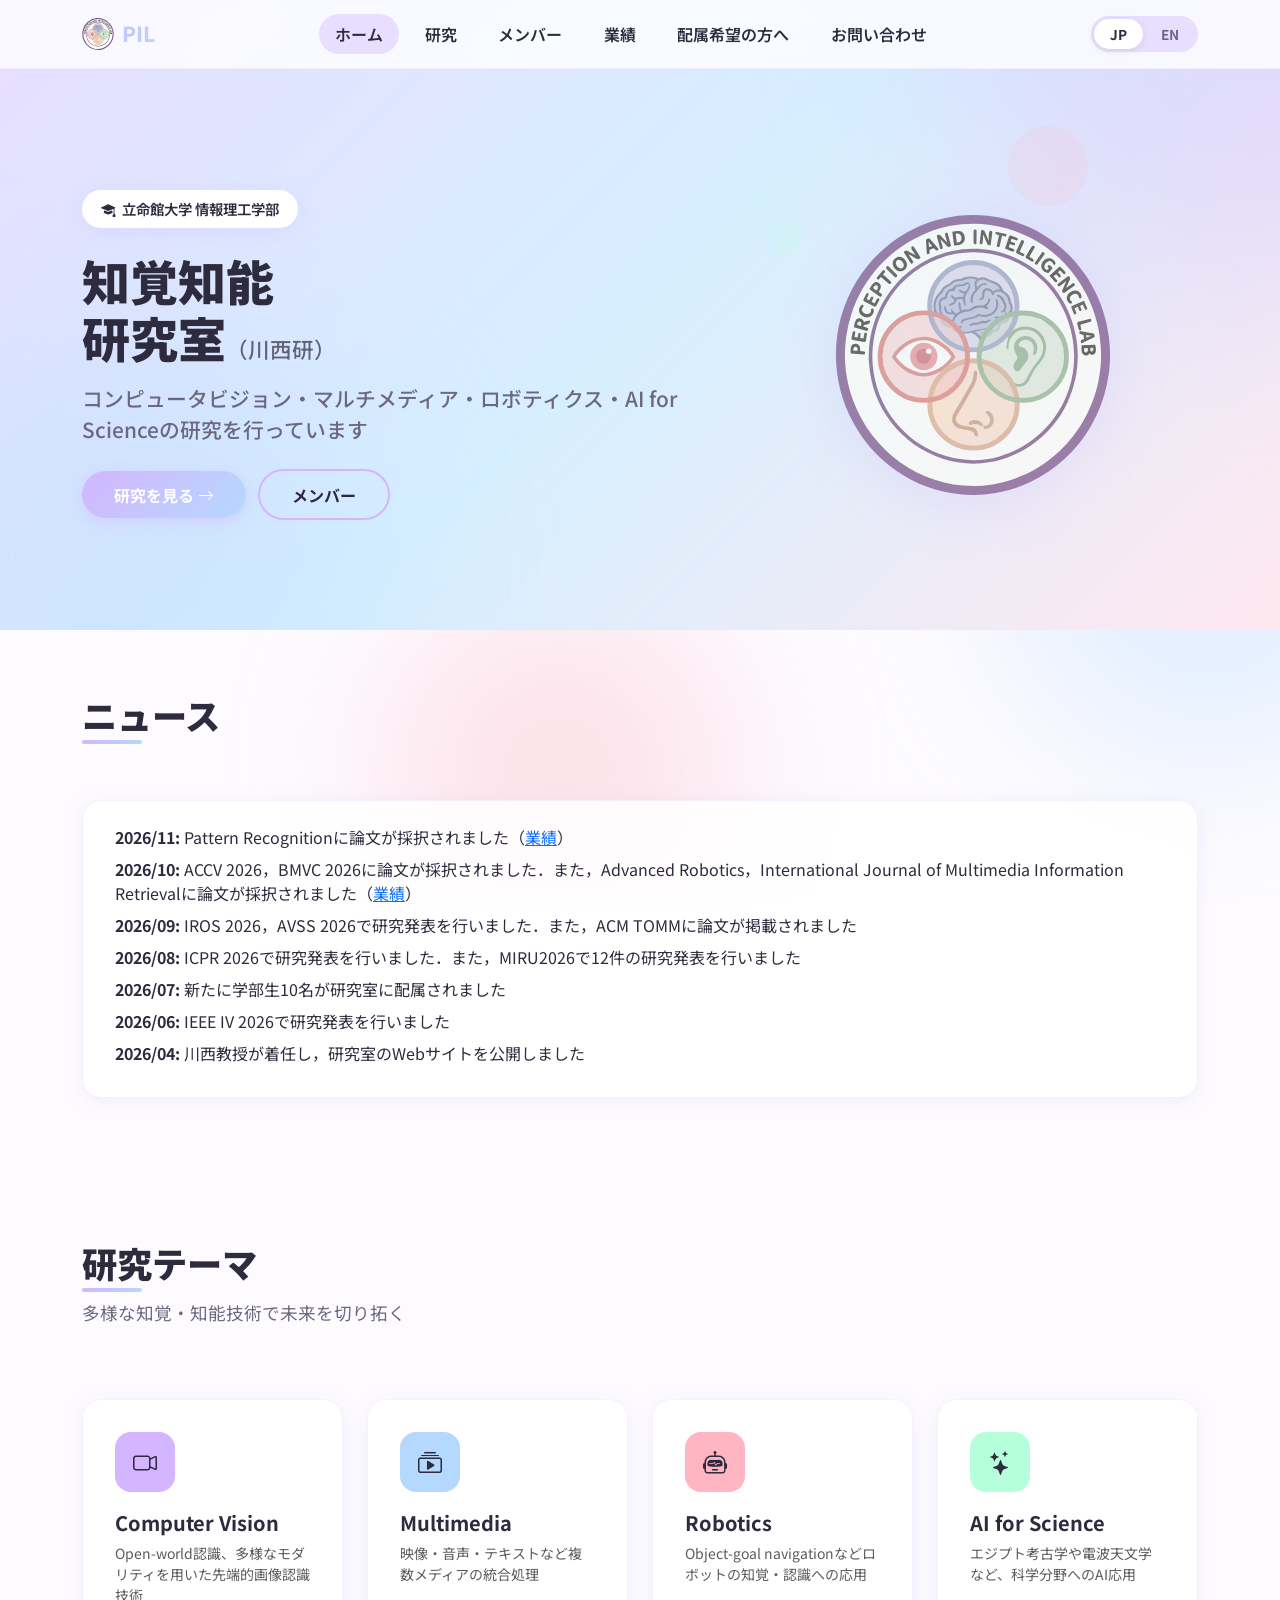
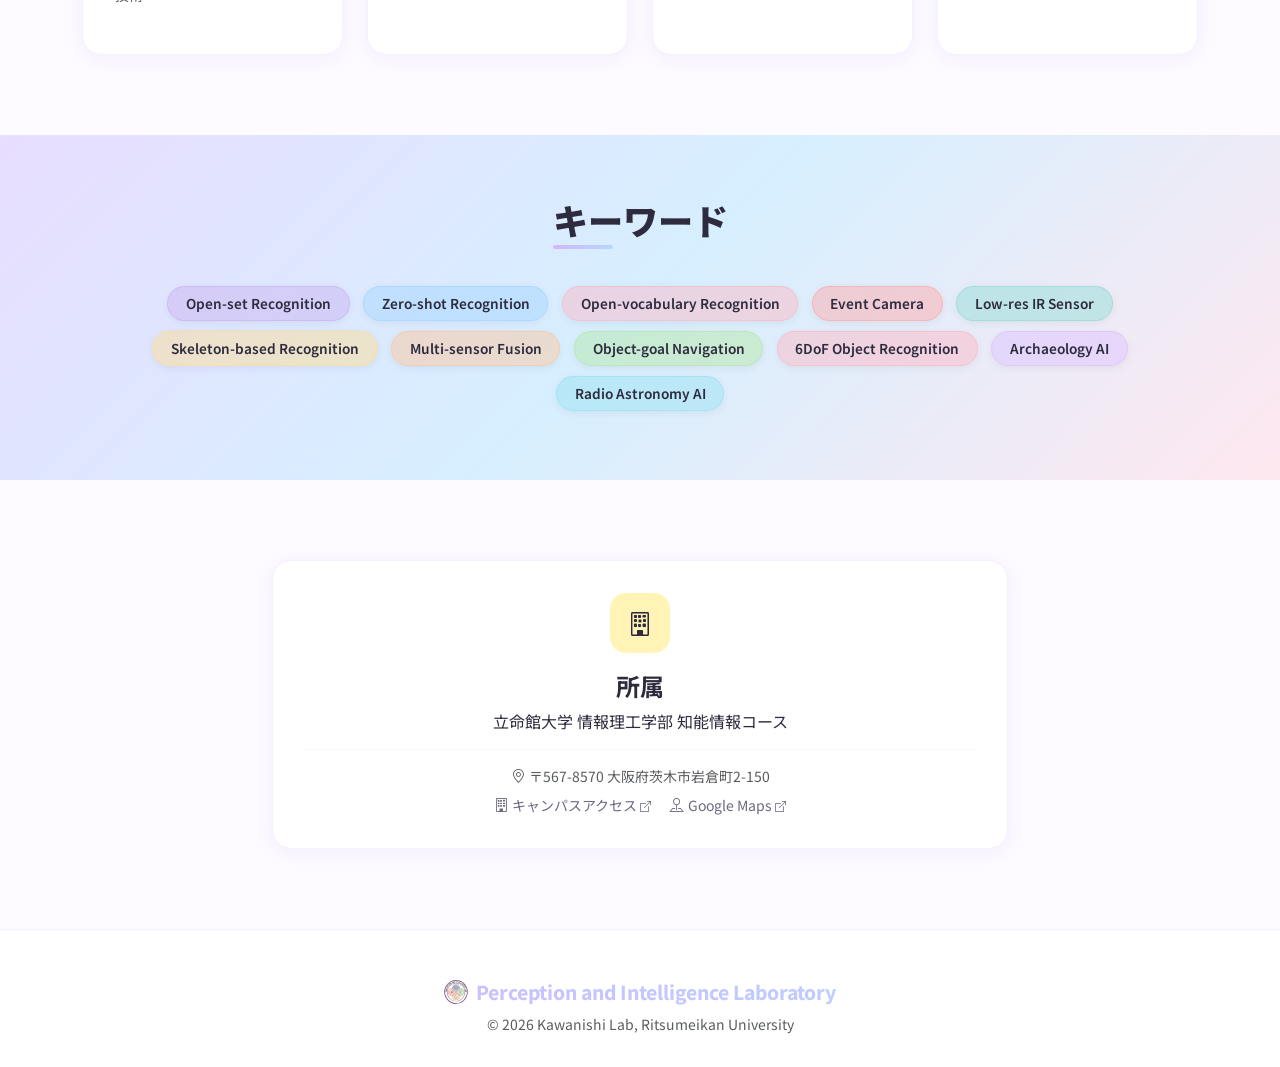
<file: index.html>
<!DOCTYPE html>
<html lang="ja">
  <head>
  <meta charset="UTF-8">
  <meta name="viewport" content="width=device-width, initial-scale=1.0">
  <title data-ja="知覚知能研究室 - 立命館大学" data-en="Perception and Intelligence Lab - Ritsumeikan University">知覚知能研究室 - 立命館大学</title>
  <meta name="description" content="立命館大学 情報理工学部 知覚知能研究室（川西研究室）- Computer Vision, Multimedia, Robotics, AI for Science" data-ja="立命館大学 情報理工学部 知覚知能研究室（川西研究室）- Computer Vision, Multimedia, Robotics, AI for Science" data-en="Perception and Intelligence Laboratory (Kawanishi Lab), Ritsumeikan University - Computer Vision, Multimedia, Robotics, AI for Science">
  <meta name="keywords" content="知覚知能研究室, Perception and Intelligence Lab, PIL, Kawanishi Lab, 川西研究室, 立命館大学, Ritsumeikan University, Computer Vision, Multimedia, Robotics, AI for Science, Open-world Recognition, Multi-modal Recognition">
  <link rel="canonical" href="https://www.pil.ise.ritsumei.ac.jp/">
  <link rel="alternate" hreflang="ja" href="https://www.pil.ise.ritsumei.ac.jp/">
  <link rel="alternate" hreflang="en" href="https://www.pil.ise.ritsumei.ac.jp/en/">
  <!-- Open Graph -->
  <meta property="og:title" content="知覚知能研究室 - Perception and Intelligence Lab">
  <meta property="og:description" content="Perception and Intelligence Laboratory (Kawanishi Lab), Ritsumeikan University. Research on Computer Vision, Multimedia, Robotics, and AI for Science.">
  <meta property="og:url" content="https://www.pil.ise.ritsumei.ac.jp/">
  <meta property="og:type" content="website">
  <meta property="og:site_name" content="Perception and Intelligence Laboratory">
  <meta property="og:image" content="https://www.pil.ise.ritsumei.ac.jp/img/og-image.png">
  <meta property="og:image:width" content="1200">
  <meta property="og:image:height" content="630">
  <meta property="og:locale" content="ja_JP">
  <meta property="og:locale:alternate" content="en_US">
  <meta name="twitter:card" content="summary_large_image">
  <meta name="twitter:title" content="知覚知能研究室 - Perception and Intelligence Lab">
  <meta name="twitter:description" content="Perception and Intelligence Laboratory (Kawanishi Lab), Ritsumeikan University. Computer Vision, Multimedia, Robotics, AI for Science.">
  <meta name="twitter:image" content="https://www.pil.ise.ritsumei.ac.jp/img/og-image.png">
  <!-- Google tag (gtag.js) -->
  <script async src="https://www.googletagmanager.com/gtag/js?id=G-3G09NXXC9T"></script>
  <script>
    window.dataLayer = window.dataLayer || [];
    function gtag(){dataLayer.push(arguments);}
    gtag('js', new Date());

    gtag('config', 'G-3G09NXXC9T');
  </script>
  <link href="https://cdn.jsdelivr.net/npm/bootstrap@5.3.3/dist/css/bootstrap.min.css" rel="stylesheet">
  <link href="https://cdn.jsdelivr.net/npm/bootstrap-icons@1.11.3/font/bootstrap-icons.css" rel="stylesheet">
  <link href="https://fonts.googleapis.com/css2?family=Inter:wght@400;500;600;700;800;900&family=Noto+Sans+JP:wght@400;500;600;700;800;900&display=swap" rel="stylesheet">
  <link href="css/style.css" rel="stylesheet">
  <!-- Structured Data -->
  <script type="application/ld+json">
  {
    "@context": "https://schema.org",
    "@type": "ResearchOrganization",
    "name": "Perception and Intelligence Laboratory",
    "alternateName": ["知覚知能研究室", "川西研究室", "Kawanishi Lab", "PIL"],
    "url": "https://www.pil.ise.ritsumei.ac.jp/",
    "parentOrganization": {
      "@type": "CollegeOrUniversity",
      "name": "Ritsumeikan University",
      "alternateName": "立命館大学",
      "url": "https://www.ritsumei.ac.jp/"
    },
    "department": {
      "@type": "Organization",
      "name": "College of Information Science and Engineering",
      "alternateName": "情報理工学部"
    },
    "address": {
      "@type": "PostalAddress",
      "streetAddress": "2-150 Iwakura-cho",
      "addressLocality": "Ibaraki",
      "addressRegion": "Osaka",
      "postalCode": "567-8570",
      "addressCountry": "JP"
    },
    "knowsAbout": ["Computer Vision", "Multimedia", "Robotics", "AI for Science", "Open-world Recognition", "Multi-modal Recognition", "Pattern Recognition"]
  }
  </script>
</head>
<body>

  <!-- Background Blobs -->
  <div class="blob-bg">
    <div class="blob blob-1"></div>
    <div class="blob blob-2"></div>
    <div class="blob blob-3"></div>
  </div>

  <!-- Navbar -->
  <nav class="navbar navbar-expand-lg fixed-top">
    <div class="container">
      <a class="navbar-brand d-flex align-items-center" href="index.html">
        <img src="img/logo.svg" alt="PIL Logo" width="32" height="32" class="me-2">PIL
      </a>
      <button class="navbar-toggler border-0" type="button" data-bs-toggle="collapse" data-bs-target="#navMain">
        <span class="navbar-toggler-icon"></span>
      </button>
      <div class="collapse navbar-collapse" id="navMain">
        <ul class="navbar-nav mx-auto">
          <li class="nav-item"><a class="nav-link active" href="index.html" data-ja="ホーム" data-en="Home">ホーム</a></li>
          <li class="nav-item"><a class="nav-link" href="research.html" data-ja="研究" data-en="Research">研究</a></li>
          <li class="nav-item"><a class="nav-link" href="members.html" data-ja="メンバー" data-en="Members">メンバー</a></li>
          <li class="nav-item"><a class="nav-link" href="publications.html" data-ja="業績" data-en="Publications">業績</a></li>
          <li class="nav-item"><a class="nav-link" href="join.html" data-ja="配属希望の方へ" data-en="Prospective Students">配属希望の方へ</a></li>
          <li class="nav-item"><a class="nav-link" href="contact.html" data-ja="お問い合わせ" data-en="Contact">お問い合わせ</a></li>
        </ul>
        <div class="lang-toggle">
          <button class="btn active" data-lang="ja">JP</button>
          <button class="btn" data-lang="en" onclick="window.location.href='en/index.html'">EN</button>
        </div>
      </div>
    </div>
  </nav>

  <!-- Hero Section -->
  <section class="hero-section">
    <div class="floating-shapes">
      <div class="shape shape-1"></div>
      <div class="shape shape-2"></div>
      <div class="shape shape-3"></div>
    </div>
    <div class="container">
      <div class="row align-items-center">
        <div class="col-lg-7 hero-content">
          <div class="hero-badge fade-in-up" data-lang-ja>
            <i class="bi bi-mortarboard-fill me-1"></i> <a href="https://www.ritsumei.ac.jp/" class="text-decoration-none" style="color: inherit;">立命館大学</a> <a href="https://www.ritsumei.ac.jp/ise/" class="text-decoration-none" style="color: inherit;">情報理工学部</a>
          </div>
          <div class="hero-badge fade-in-up" data-lang-en style="display:none">
            <i class="bi bi-mortarboard-fill me-1"></i> <a href="https://en.ritsumei.ac.jp/" class="text-decoration-none" style="color: inherit;">Ritsumeikan University</a>
          </div>
          <h1 class="hero-title fade-in-up delay-1" data-lang-ja>
            知覚知能<br>研究室<small style="font-size: 0.45em; font-weight: 500; opacity: 0.7;">（川西研）</small>
          </h1>
          <h1 class="hero-title fade-in-up delay-1" data-lang-en style="display:none">
            Perception &amp;<br>Intelligence Lab<small style="font-size: 0.45em; font-weight: 500; opacity: 0.7;"> (Kawanishi Lab)</small>
          </h1>
          <p class="hero-subtitle fade-in-up delay-2" data-lang-ja>
            コンピュータビジョン・マルチメディア・ロボティクス・AI for Scienceの研究を行っています
          </p>
          <p class="hero-subtitle fade-in-up delay-2" data-lang-en style="display:none">
            Exploring Computer Vision, Multimedia, Robotics, and AI for Science
          </p>
          <div class="mt-4 fade-in-up delay-3">
            <a href="research.html" class="btn btn-pop me-2">
              <span data-ja="研究を見る" data-en="Our Research">研究を見る</span> <i class="bi bi-arrow-right"></i>
            </a>
            <a href="members.html" class="btn btn-outline-pop">
              <span data-ja="メンバー" data-en="Members">メンバー</span>
            </a>
          </div>
        </div>
        <div class="col-lg-5 d-none d-lg-block fade-in-up delay-4">
          <div class="text-center">
            <img src="img/logo.svg" alt="PIL Logo" class="hero-logo-img" style="width: 280px; height: 280px; opacity: 0.7; filter: drop-shadow(0 8px 30px rgba(180,160,255,0.3));">
          </div>
        </div>
      </div>
    </div>
  </section>

  <!-- News -->
  <section class="section" style="padding: 4rem 0;">
    <div class="container">
      <h2 class="section-title fade-in-up" data-ja="ニュース" data-en="News">ニュース</h2>
      <p class="section-subtitle fade-in-up delay-1"></p>
      <div class="pop-card fade-in-up delay-2" style="padding: 1.5rem 2rem;">
        <ul class="list-unstyled mb-0" data-lang-ja>
          <li class="mb-2"><strong>2026/11:</strong> Pattern Recognitionに論文が採択されました（<a href="publications.html">業績</a>）</li>
          <li class="mb-2"><strong>2026/10:</strong> ACCV 2026，BMVC 2026に論文が採択されました．また，Advanced Robotics，International Journal of Multimedia Information Retrievalに論文が採択されました（<a href="publications.html">業績</a>）</li>
          <li class="mb-2"><strong>2026/09:</strong> IROS 2026，AVSS 2026で研究発表を行いました．また，ACM TOMMに論文が掲載されました</li>
          <li class="mb-2"><strong>2026/08:</strong> ICPR 2026で研究発表を行いました．また，MIRU2026で12件の研究発表を行いました</li>
          <li class="mb-2"><strong>2026/07:</strong> 新たに学部生10名が研究室に配属されました</li>
          <li class="mb-2"><strong>2026/06:</strong> IEEE IV 2026で研究発表を行いました</li>
          <li class="mb-2"><strong>2026/04:</strong> 川西教授が着任し，研究室のWebサイトを公開しました</li>
        </ul>
        <ul class="list-unstyled mb-0" data-lang-en style="display:none">
          <li class="mb-2"><strong>2026/11:</strong> A paper was accepted to Pattern Recognition (<a href="en/publications.html">Publications</a>)</li>
          <li class="mb-2"><strong>2026/10:</strong> Papers accepted to ACCV 2026 and BMVC 2026, and to Advanced Robotics and International Journal of Multimedia Information Retrieval (<a href="en/publications.html">Publications</a>)</li>
          <li class="mb-2"><strong>2026/09:</strong> Presented papers at IROS 2026 and AVSS 2026; a paper was published in ACM TOMM</li>
          <li class="mb-2"><strong>2026/08:</strong> Presented a paper at ICPR 2026 and 12 papers at MIRU2026</li>
          <li class="mb-2"><strong>2026/07:</strong> Ten new undergraduate students joined the lab</li>
          <li class="mb-2"><strong>2026/06:</strong> Presented a paper at IEEE IV 2026</li>
          <li class="mb-2"><strong>2026/04:</strong> Prof. Kawanishi joined Ritsumeikan University and the lab website was launched</li>
        </ul>
      </div>
    </div>
  </section>

  <!-- Research Themes Overview -->
  <section class="section">
    <div class="container">
      <h2 class="section-title fade-in-up" data-ja="研究テーマ" data-en="Research Themes">研究テーマ</h2>
      <p class="section-subtitle fade-in-up delay-1" data-lang-ja>多様な知覚・知能技術で未来を切り拓く</p>
      <p class="section-subtitle fade-in-up delay-1" data-lang-en style="display:none">Pioneering the future with diverse perception and intelligence technologies</p>

      <div class="row g-4 mt-2">
        <div class="col-md-6 col-lg-3 fade-in-up delay-2">
          <div class="pop-card">
            <div class="card-icon icon-purple"><i class="bi bi-camera-video"></i></div>
            <h5>Computer Vision</h5>
            <p class="text-muted small" data-lang-ja>Open-world認識、多様なモダリティを用いた先端的画像認識技術</p>
            <p class="text-muted small" data-lang-en style="display:none">Advanced image recognition with open-world recognition and diverse modalities</p>
          </div>
        </div>
        <div class="col-md-6 col-lg-3 fade-in-up delay-3">
          <div class="pop-card">
            <div class="card-icon icon-blue"><i class="bi bi-collection-play"></i></div>
            <h5>Multimedia</h5>
            <p class="text-muted small" data-lang-ja>映像・音声・テキストなど複数メディアの統合処理</p>
            <p class="text-muted small" data-lang-en style="display:none">Integrated processing of video, audio, text, and multiple media</p>
          </div>
        </div>
        <div class="col-md-6 col-lg-3 fade-in-up delay-4">
          <div class="pop-card">
            <div class="card-icon icon-pink"><i class="bi bi-robot"></i></div>
            <h5>Robotics</h5>
            <p class="text-muted small" data-lang-ja>Object-goal navigationなどロボットの知覚・認識への応用</p>
            <p class="text-muted small" data-lang-en style="display:none">Application to robot perception including object-goal navigation</p>
          </div>
        </div>
        <div class="col-md-6 col-lg-3 fade-in-up delay-5">
          <div class="pop-card">
            <div class="card-icon icon-mint"><i class="bi bi-stars"></i></div>
            <h5>AI for Science</h5>
            <p class="text-muted small" data-lang-ja>エジプト考古学や電波天文学など、科学分野へのAI応用</p>
            <p class="text-muted small" data-lang-en style="display:none">AI applications in Egyptian archaeology, radio astronomy, and more</p>
          </div>
        </div>
      </div>
    </div>
  </section>

  <!-- Keywords -->
  <section class="section" style="background: var(--gradient-hero); padding: 4rem 0;">
    <div class="container text-center">
      <h2 class="section-title fade-in-up" data-ja="キーワード" data-en="Keywords">キーワード</h2>
      <div class="mt-4 fade-in-up delay-1">
        <span class="keyword-tag kw-lavender">Open-set Recognition</span>
        <span class="keyword-tag kw-sky">Zero-shot Recognition</span>
        <span class="keyword-tag kw-rose">Open-vocabulary Recognition</span>
        <span class="keyword-tag kw-coral">Event Camera</span>
        <span class="keyword-tag kw-teal">Low-res IR Sensor</span>
        <span class="keyword-tag kw-honey">Skeleton-based Recognition</span>
        <span class="keyword-tag kw-peach">Multi-sensor Fusion</span>
        <span class="keyword-tag kw-lime">Object-goal Navigation</span>
        <span class="keyword-tag kw-rose">6DoF Object Recognition</span>
        <span class="keyword-tag kw-lilac">Archaeology AI</span>
        <span class="keyword-tag kw-aqua">Radio Astronomy AI</span>
      </div>
    </div>
  </section>

  <!-- Affiliation -->
  <section class="section">
    <div class="container">
      <div class="row justify-content-center">
        <div class="col-lg-8">
          <div class="pop-card text-center fade-in-up">
            <div class="card-icon icon-yellow mx-auto"><i class="bi bi-building"></i></div>
            <h4 data-lang-ja>所属</h4>
            <h4 data-lang-en style="display:none">Affiliation</h4>
            <p class="mb-1" data-lang-ja><a href="https://www.ritsumei.ac.jp/" class="text-decoration-none" style="color: inherit;">立命館大学</a> <a href="https://www.ritsumei.ac.jp/ise/" class="text-decoration-none" style="color: inherit;">情報理工学部</a> <a href="https://www.ai.ise.ritsumei.ac.jp/" class="text-decoration-none" style="color: inherit;">知能情報コース</a></p>
            <p class="mb-1" data-lang-en style="display:none"><a href="https://www.ai.ise.ritsumei.ac.jp/" class="text-decoration-none" style="color: inherit;">Artificial and Natural Intelligence Course</a>,<br><a href="https://en.ritsumei.ac.jp/ise/" class="text-decoration-none" style="color: inherit;">College of Information Science and Engineering</a>, <a href="https://en.ritsumei.ac.jp/" class="text-decoration-none" style="color: inherit;">Ritsumeikan University</a></p>
            <hr class="my-3" style="border-color: var(--pastel-lavender);">
            <p class="text-muted small mb-2" data-lang-ja>
              <i class="bi bi-geo-alt me-1"></i>〒567-8570 大阪府茨木市岩倉町2-150
            </p>
            <p class="text-muted small mb-2" data-lang-en style="display:none">
              <i class="bi bi-geo-alt me-1"></i>2-150 Iwakura-cho, Ibaraki, Osaka, 567-8570, Japan
            </p>
            <p class="small mb-0">
              <a href="https://www.ritsumei.ac.jp/accessmap/oic/" target="_blank" class="text-decoration-none me-3" style="color: var(--text-muted);" data-lang-ja>
                <i class="bi bi-building me-1"></i>キャンパスアクセス <i class="bi bi-box-arrow-up-right" style="font-size: 0.8em;"></i>
              </a>
              <a href="https://en.ritsumei.ac.jp/access/" target="_blank" class="text-decoration-none me-3" style="color: var(--text-muted);" data-lang-en style="display:none">
                <i class="bi bi-building me-1"></i>Campus Access <i class="bi bi-box-arrow-up-right" style="font-size: 0.8em;"></i>
              </a>
              <a href="https://maps.app.goo.gl/bYF9d4JKR2aWMT3WA" target="_blank" class="text-decoration-none" style="color: var(--text-muted);">
                <i class="bi bi-pin-map me-1"></i>Google Maps <i class="bi bi-box-arrow-up-right" style="font-size: 0.8em;"></i>
              </a>
            </p>
          </div>
        </div>
      </div>
    </div>
  </section>

  <!-- Footer -->
  <footer class="footer">
    <div class="container text-center">
      <p class="footer-brand mb-2">
        <img src="img/logo.svg" alt="PIL" width="24" height="24" class="me-1" style="vertical-align: -4px;"> Perception and Intelligence Laboratory
      </p>
      <p class="text-muted small mb-0">&copy; 2026 Kawanishi Lab, Ritsumeikan University</p>
    </div>
  </footer>

  <script src="https://cdn.jsdelivr.net/npm/bootstrap@5.3.3/dist/js/bootstrap.bundle.min.js"></script>
  <script src="js/lang.js"></script>
</body>
</html>
</file>
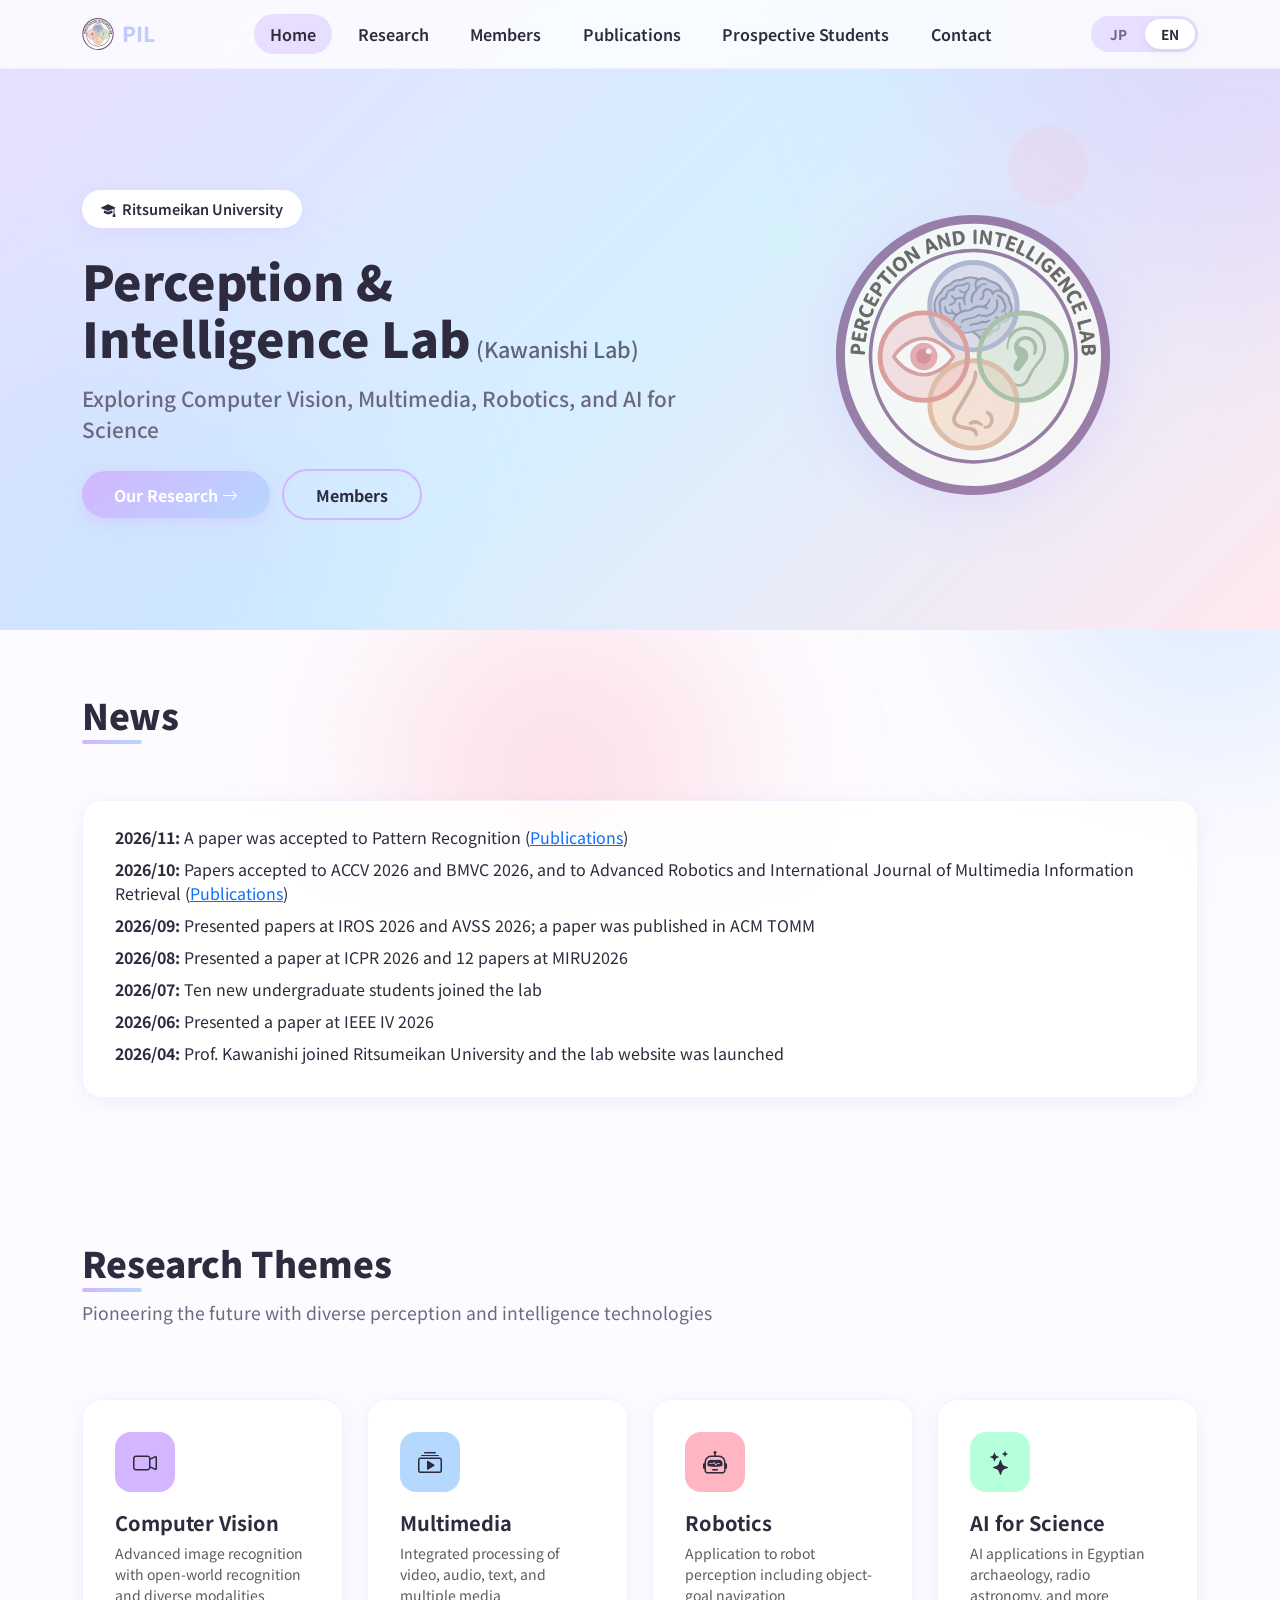
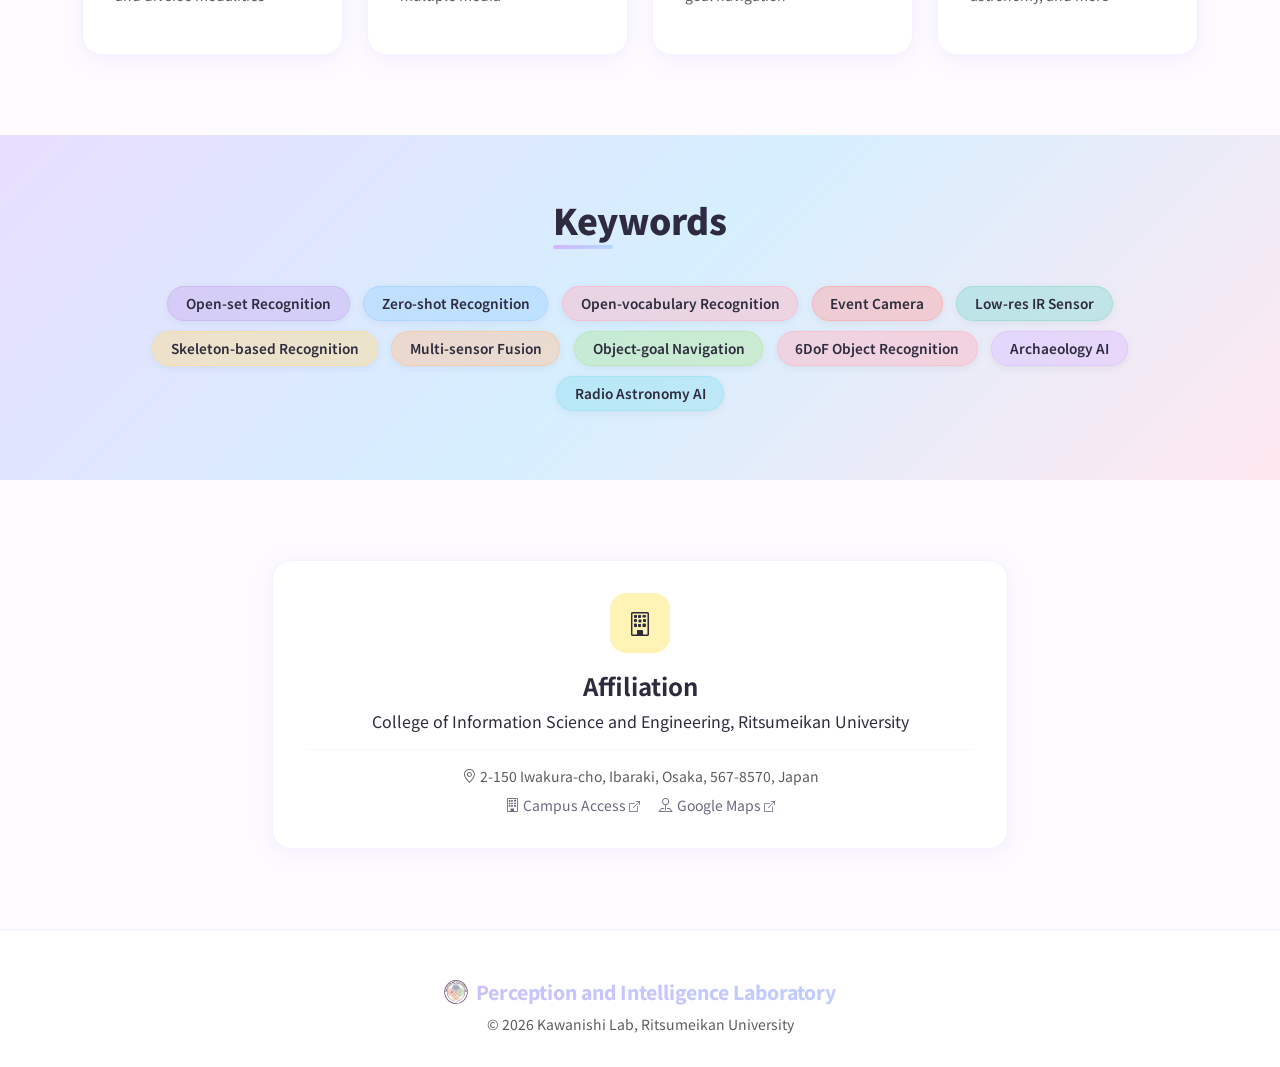
<file: en/index.html>
<!DOCTYPE html>
<html lang="en">
  <head>
  <meta charset="UTF-8">
  <meta name="viewport" content="width=device-width, initial-scale=1.0">
  <title>Perception and Intelligence Lab - Ritsumeikan University</title>
  <meta name="description" content="Perception and Intelligence Laboratory (Kawanishi Lab), Ritsumeikan University - Computer Vision, Multimedia, Robotics, AI for Science">
  <meta name="keywords" content="知覚知能研究室, Perception and Intelligence Lab, PIL, Kawanishi Lab, 川西研究室, 立命館大学, Ritsumeikan University, Computer Vision, Multimedia, Robotics, AI for Science, Open-world Recognition, Multi-modal Recognition">
  <link rel="canonical" href="https://www.pil.ise.ritsumei.ac.jp/en/">
  <link rel="alternate" hreflang="ja" href="https://www.pil.ise.ritsumei.ac.jp/">
  <link rel="alternate" hreflang="en" href="https://www.pil.ise.ritsumei.ac.jp/en/">
  <!-- Open Graph -->
  <meta property="og:title" content="Perception and Intelligence Lab - Ritsumeikan University">
  <meta property="og:description" content="Perception and Intelligence Laboratory (Kawanishi Lab), Ritsumeikan University. Research on Computer Vision, Multimedia, Robotics, and AI for Science.">
  <meta property="og:url" content="https://www.pil.ise.ritsumei.ac.jp/en/">
  <meta property="og:type" content="website">
  <meta property="og:site_name" content="Perception and Intelligence Laboratory">
  <meta property="og:image" content="https://www.pil.ise.ritsumei.ac.jp/img/og-image.png">
  <meta property="og:image:width" content="1200">
  <meta property="og:image:height" content="630">
  <meta property="og:locale" content="en_US">
  <meta property="og:locale:alternate" content="ja_JP">
  <meta name="twitter:card" content="summary_large_image">
  <meta name="twitter:title" content="Perception and Intelligence Lab - Ritsumeikan University">
  <meta name="twitter:description" content="Perception and Intelligence Laboratory (Kawanishi Lab), Ritsumeikan University. Computer Vision, Multimedia, Robotics, AI for Science.">
  <meta name="twitter:image" content="https://www.pil.ise.ritsumei.ac.jp/img/og-image.png">
  <!-- Google tag (gtag.js) -->
  <script async src="https://www.googletagmanager.com/gtag/js?id=G-3G09NXXC9T"></script>
  <script>
    window.dataLayer = window.dataLayer || [];
    function gtag(){dataLayer.push(arguments);}
    gtag('js', new Date());

    gtag('config', 'G-3G09NXXC9T');
  </script>
  <link href="https://cdn.jsdelivr.net/npm/bootstrap@5.3.3/dist/css/bootstrap.min.css" rel="stylesheet">
  <link href="https://cdn.jsdelivr.net/npm/bootstrap-icons@1.11.3/font/bootstrap-icons.css" rel="stylesheet">
  <link href="https://fonts.googleapis.com/css2?family=Inter:wght@400;500;600;700;800;900&family=Noto+Sans+JP:wght@400;500;600;700;800;900&display=swap" rel="stylesheet">
  <link href="../css/style.css" rel="stylesheet">
  <!-- Structured Data -->
  <script type="application/ld+json">
  {
    "@context": "https://schema.org",
    "@type": "ResearchOrganization",
    "name": "Perception and Intelligence Laboratory",
    "alternateName": ["知覚知能研究室", "川西研究室", "Kawanishi Lab", "PIL"],
    "url": "https://www.pil.ise.ritsumei.ac.jp/en/",
    "parentOrganization": {
      "@type": "CollegeOrUniversity",
      "name": "Ritsumeikan University",
      "alternateName": "立命館大学",
      "url": "https://www.ritsumei.ac.jp/"
    },
    "department": {
      "@type": "Organization",
      "name": "College of Information Science and Engineering",
      "alternateName": "情報理工学部"
    },
    "address": {
      "@type": "PostalAddress",
      "streetAddress": "2-150 Iwakura-cho",
      "addressLocality": "Ibaraki",
      "addressRegion": "Osaka",
      "postalCode": "567-8570",
      "addressCountry": "JP"
    },
    "knowsAbout": ["Computer Vision", "Multimedia", "Robotics", "AI for Science", "Open-world Recognition", "Multi-modal Recognition", "Pattern Recognition"]
  }
  </script>
</head>
<body>

  <!-- Background Blobs -->
  <div class="blob-bg">
    <div class="blob blob-1"></div>
    <div class="blob blob-2"></div>
    <div class="blob blob-3"></div>
  </div>

  <!-- Navbar -->
  <nav class="navbar navbar-expand-lg fixed-top">
    <div class="container">
      <a class="navbar-brand d-flex align-items-center" href="index.html">
        <img src="../img/logo.svg" alt="PIL Logo" width="32" height="32" class="me-2">PIL
      </a>
      <button class="navbar-toggler border-0" type="button" data-bs-toggle="collapse" data-bs-target="#navMain">
        <span class="navbar-toggler-icon"></span>
      </button>
      <div class="collapse navbar-collapse" id="navMain">
        <ul class="navbar-nav mx-auto">
          <li class="nav-item"><a class="nav-link active" href="index.html">Home</a></li>
          <li class="nav-item"><a class="nav-link" href="research.html">Research</a></li>
          <li class="nav-item"><a class="nav-link" href="members.html">Members</a></li>
          <li class="nav-item"><a class="nav-link" href="publications.html">Publications</a></li>
          <li class="nav-item"><a class="nav-link" href="join.html">Prospective Students</a></li>
          <li class="nav-item"><a class="nav-link" href="contact.html">Contact</a></li>
        </ul>
        <div class="lang-toggle">
          <button class="btn" data-lang="ja" onclick="window.location.href='../index.html'">JP</button>
          <button class="btn active" data-lang="en">EN</button>
        </div>
      </div>
    </div>
  </nav>

  <!-- Hero Section -->
  <section class="hero-section">
    <div class="floating-shapes">
      <div class="shape shape-1"></div>
      <div class="shape shape-2"></div>
      <div class="shape shape-3"></div>
    </div>
    <div class="container">
      <div class="row align-items-center">
        <div class="col-lg-7 hero-content">
          <div class="hero-badge fade-in-up">
            <i class="bi bi-mortarboard-fill me-1"></i> <a href="https://en.ritsumei.ac.jp/" class="text-decoration-none" style="color: inherit;">Ritsumeikan University</a>
          </div>
          <h1 class="hero-title fade-in-up delay-1">
            Perception &amp;<br>Intelligence Lab<small style="font-size: 0.45em; font-weight: 500; opacity: 0.7;"> (Kawanishi Lab)</small>
          </h1>
          <p class="hero-subtitle fade-in-up delay-2">
            Exploring Computer Vision, Multimedia, Robotics, and AI for Science
          </p>
          <div class="mt-4 fade-in-up delay-3">
            <a href="research.html" class="btn btn-pop me-2">
              Our Research <i class="bi bi-arrow-right"></i>
            </a>
            <a href="members.html" class="btn btn-outline-pop">
              Members
            </a>
          </div>
        </div>
        <div class="col-lg-5 d-none d-lg-block fade-in-up delay-4">
          <div class="text-center">
            <img src="../img/logo.svg" alt="PIL Logo" class="hero-logo-img" style="width: 280px; height: 280px; opacity: 0.7; filter: drop-shadow(0 8px 30px rgba(180,160,255,0.3));">
          </div>
        </div>
      </div>
    </div>
  </section>

  <!-- News -->
  <section class="section" style="padding: 4rem 0;">
    <div class="container">
      <h2 class="section-title fade-in-up">News</h2>
      <p class="section-subtitle fade-in-up delay-1"></p>
      <div class="pop-card fade-in-up delay-2" style="padding: 1.5rem 2rem;">
        <ul class="list-unstyled mb-0">
          <li class="mb-2"><strong>2026/11:</strong> A paper was accepted to Pattern Recognition (<a href="publications.html">Publications</a>)</li>
          <li class="mb-2"><strong>2026/10:</strong> Papers accepted to ACCV 2026 and BMVC 2026, and to Advanced Robotics and International Journal of Multimedia Information Retrieval (<a href="publications.html">Publications</a>)</li>
          <li class="mb-2"><strong>2026/09:</strong> Presented papers at IROS 2026 and AVSS 2026; a paper was published in ACM TOMM</li>
          <li class="mb-2"><strong>2026/08:</strong> Presented a paper at ICPR 2026 and 12 papers at MIRU2026</li>
          <li class="mb-2"><strong>2026/07:</strong> Ten new undergraduate students joined the lab</li>
          <li class="mb-2"><strong>2026/06:</strong> Presented a paper at IEEE IV 2026</li>
          <li class="mb-2"><strong>2026/04:</strong> Prof. Kawanishi joined Ritsumeikan University and the lab website was launched</li>
        </ul>
      </div>
    </div>
  </section>

  <!-- Research Themes Overview -->
  <section class="section">
    <div class="container">
      <h2 class="section-title fade-in-up">Research Themes</h2>
      <p class="section-subtitle fade-in-up delay-1">Pioneering the future with diverse perception and intelligence technologies</p>

      <div class="row g-4 mt-2">
        <div class="col-md-6 col-lg-3 fade-in-up delay-2">
          <div class="pop-card">
            <div class="card-icon icon-purple"><i class="bi bi-camera-video"></i></div>
            <h5>Computer Vision</h5>
            <p class="text-muted small">Advanced image recognition with open-world recognition and diverse modalities</p>
          </div>
        </div>
        <div class="col-md-6 col-lg-3 fade-in-up delay-3">
          <div class="pop-card">
            <div class="card-icon icon-blue"><i class="bi bi-collection-play"></i></div>
            <h5>Multimedia</h5>
            <p class="text-muted small">Integrated processing of video, audio, text, and multiple media</p>
          </div>
        </div>
        <div class="col-md-6 col-lg-3 fade-in-up delay-4">
          <div class="pop-card">
            <div class="card-icon icon-pink"><i class="bi bi-robot"></i></div>
            <h5>Robotics</h5>
            <p class="text-muted small">Application to robot perception including object-goal navigation</p>
          </div>
        </div>
        <div class="col-md-6 col-lg-3 fade-in-up delay-5">
          <div class="pop-card">
            <div class="card-icon icon-mint"><i class="bi bi-stars"></i></div>
            <h5>AI for Science</h5>
            <p class="text-muted small">AI applications in Egyptian archaeology, radio astronomy, and more</p>
          </div>
        </div>
      </div>
    </div>
  </section>

  <!-- Keywords -->
  <section class="section" style="background: var(--gradient-hero); padding: 4rem 0;">
    <div class="container text-center">
      <h2 class="section-title fade-in-up">Keywords</h2>
      <div class="mt-4 fade-in-up delay-1">
        <span class="keyword-tag kw-lavender">Open-set Recognition</span>
        <span class="keyword-tag kw-sky">Zero-shot Recognition</span>
        <span class="keyword-tag kw-rose">Open-vocabulary Recognition</span>
        <span class="keyword-tag kw-coral">Event Camera</span>
        <span class="keyword-tag kw-teal">Low-res IR Sensor</span>
        <span class="keyword-tag kw-honey">Skeleton-based Recognition</span>
        <span class="keyword-tag kw-peach">Multi-sensor Fusion</span>
        <span class="keyword-tag kw-lime">Object-goal Navigation</span>
        <span class="keyword-tag kw-rose">6DoF Object Recognition</span>
        <span class="keyword-tag kw-lilac">Archaeology AI</span>
        <span class="keyword-tag kw-aqua">Radio Astronomy AI</span>
      </div>
    </div>
  </section>

  <!-- Affiliation -->
  <section class="section">
    <div class="container">
      <div class="row justify-content-center">
        <div class="col-lg-8">
          <div class="pop-card text-center fade-in-up">
            <div class="card-icon icon-yellow mx-auto"><i class="bi bi-building"></i></div>
            <h4>Affiliation</h4>
            <p class="mb-1"><a href="https://en.ritsumei.ac.jp/ise/" class="text-decoration-none" style="color: inherit;">College of Information Science and Engineering</a>, <a href="https://en.ritsumei.ac.jp/" class="text-decoration-none" style="color: inherit;">Ritsumeikan University</a></p>
            <hr class="my-3" style="border-color: var(--pastel-lavender);">
            <p class="text-muted small mb-2">
              <i class="bi bi-geo-alt me-1"></i>2-150 Iwakura-cho, Ibaraki, Osaka, 567-8570, Japan
            </p>
            <p class="small mb-0">
              <a href="https://en.ritsumei.ac.jp/access/" target="_blank" class="text-decoration-none me-3" style="color: var(--text-muted);">
                <i class="bi bi-building me-1"></i>Campus Access <i class="bi bi-box-arrow-up-right" style="font-size: 0.8em;"></i>
              </a>
              <a href="https://maps.app.goo.gl/bYF9d4JKR2aWMT3WA" target="_blank" class="text-decoration-none" style="color: var(--text-muted);">
                <i class="bi bi-pin-map me-1"></i>Google Maps <i class="bi bi-box-arrow-up-right" style="font-size: 0.8em;"></i>
              </a>
            </p>
          </div>
        </div>
      </div>
    </div>
  </section>

  <!-- Footer -->
  <footer class="footer">
    <div class="container text-center">
      <p class="footer-brand mb-2">
        <img src="../img/logo.svg" alt="PIL" width="24" height="24" class="me-1" style="vertical-align: -4px;"> Perception and Intelligence Laboratory
      </p>
      <p class="text-muted small mb-0">&copy; 2026 Kawanishi Lab, Ritsumeikan University</p>
    </div>
  </footer>

  <script src="https://cdn.jsdelivr.net/npm/bootstrap@5.3.3/dist/js/bootstrap.bundle.min.js"></script>
  <script src="../js/lang.js"></script>
</body>
</html>
</file>
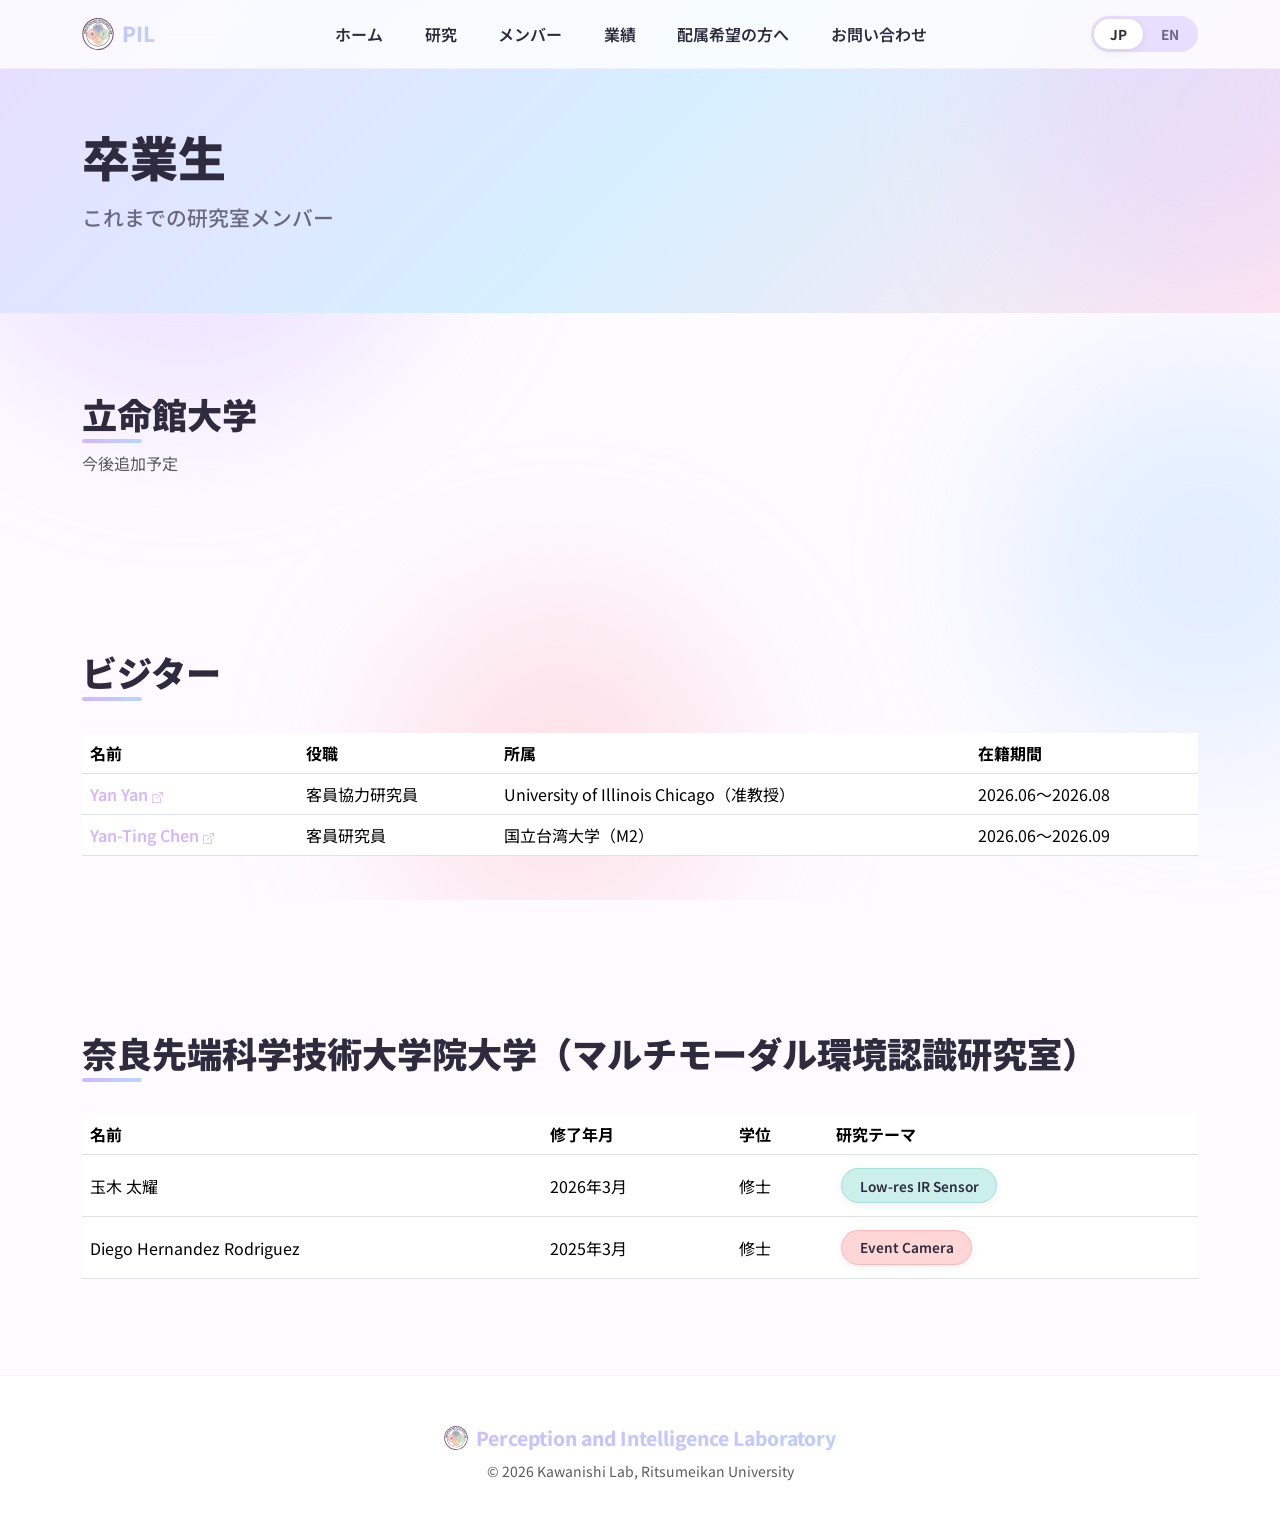
<file: alumni.html>
<!DOCTYPE html>
<html lang="ja">
<head>
  <meta charset="UTF-8">
  <meta name="viewport" content="width=device-width, initial-scale=1.0">
  <title data-ja="卒業生 - 知覚知能研究室" data-en="Alumni - Perception and Intelligence Lab">卒業生 - 知覚知能研究室</title>
  <meta name="description" content="知覚知能研究室の卒業生一覧。" data-ja="知覚知能研究室の卒業生一覧。" data-en="Alumni of Perception and Intelligence Laboratory (Kawanishi Lab).">
  <link rel="canonical" href="https://www.pil.ise.ritsumei.ac.jp/alumni.html">
  <link rel="alternate" hreflang="ja" href="https://www.pil.ise.ritsumei.ac.jp/alumni.html">
  <link rel="alternate" hreflang="en" href="https://www.pil.ise.ritsumei.ac.jp/en/alumni.html">
  <meta property="og:title" content="Alumni - Perception and Intelligence Lab">
  <meta property="og:description" content="Alumni of Perception and Intelligence Laboratory (Kawanishi Lab).">
  <meta property="og:url" content="https://www.pil.ise.ritsumei.ac.jp/alumni.html">
  <meta property="og:type" content="website">
  <meta property="og:site_name" content="Perception and Intelligence Laboratory">
  <meta property="og:image" content="https://www.pil.ise.ritsumei.ac.jp/img/og-image.png">
  <meta name="twitter:card" content="summary_large_image">
  <meta name="twitter:title" content="Alumni - Perception and Intelligence Lab">
  <meta name="twitter:description" content="Alumni of Perception and Intelligence Laboratory (Kawanishi Lab).">
  <meta name="twitter:image" content="https://www.pil.ise.ritsumei.ac.jp/img/og-image.png">
  <!-- Google tag (gtag.js) -->
  <script async src="https://www.googletagmanager.com/gtag/js?id=G-3G09NXXC9T"></script>
  <script>
    window.dataLayer = window.dataLayer || [];
    function gtag(){dataLayer.push(arguments);}
    gtag('js', new Date());

    gtag('config', 'G-3G09NXXC9T');
  </script>
  <link href="https://cdn.jsdelivr.net/npm/bootstrap@5.3.3/dist/css/bootstrap.min.css" rel="stylesheet">
  <link href="https://cdn.jsdelivr.net/npm/bootstrap-icons@1.11.3/font/bootstrap-icons.css" rel="stylesheet">
  <link href="https://fonts.googleapis.com/css2?family=Inter:wght@400;500;600;700;800;900&family=Noto+Sans+JP:wght@400;500;600;700;800;900&display=swap" rel="stylesheet">
  <link href="css/style.css" rel="stylesheet">
</head>
<body>

  <div class="blob-bg">
    <div class="blob blob-1"></div>
    <div class="blob blob-2"></div>
    <div class="blob blob-3"></div>
  </div>

  <!-- Navbar -->
  <nav class="navbar navbar-expand-lg fixed-top">
    <div class="container">
      <a class="navbar-brand d-flex align-items-center" href="index.html"><img src="img/logo.svg" alt="PIL Logo" width="32" height="32" class="me-2">PIL</a>
      <button class="navbar-toggler border-0" type="button" data-bs-toggle="collapse" data-bs-target="#navMain">
        <span class="navbar-toggler-icon"></span>
      </button>
      <div class="collapse navbar-collapse" id="navMain">
        <ul class="navbar-nav mx-auto">
          <li class="nav-item"><a class="nav-link" href="index.html" data-ja="ホーム" data-en="Home">ホーム</a></li>
          <li class="nav-item"><a class="nav-link" href="research.html" data-ja="研究" data-en="Research">研究</a></li>
          <li class="nav-item"><a class="nav-link" href="members.html" data-ja="メンバー" data-en="Members">メンバー</a></li>
          <li class="nav-item"><a class="nav-link" href="publications.html" data-ja="業績" data-en="Publications">業績</a></li>
          <li class="nav-item"><a class="nav-link" href="join.html" data-ja="配属希望の方へ" data-en="Prospective Students">配属希望の方へ</a></li>
          <li class="nav-item"><a class="nav-link" href="contact.html" data-ja="お問い合わせ" data-en="Contact">お問い合わせ</a></li>
        </ul>
        <div class="lang-toggle">
          <button class="btn active" data-lang="ja">JP</button>
          <button class="btn" data-lang="en" onclick="window.location.href='en/alumni.html'">EN</button>
        </div>
      </div>
    </div>
  </nav>

  <!-- Page Header -->
  <section class="page-header">
    <div class="container position-relative" style="z-index:1;">
      <h1 class="hero-title fade-in-up" data-ja="卒業生" data-en="Alumni">卒業生</h1>
      <p class="hero-subtitle fade-in-up delay-1" data-lang-ja>これまでの研究室メンバー</p>
      <p class="hero-subtitle fade-in-up delay-1" data-lang-en style="display:none">Former lab members</p>
    </div>
  </section>

  <!-- Ritsumeikan Alumni -->
  <section class="section">
    <div class="container">
      <h2 class="section-title fade-in-up" data-ja="立命館大学" data-en="Ritsumeikan University">立命館大学</h2>
      <p class="fade-in-up delay-1 text-muted" data-lang-ja>今後追加予定</p>
      <p class="fade-in-up delay-1 text-muted" data-lang-en style="display:none">Coming soon</p>
    </div>
  </section>

  <!-- Past Visitors -->
  <section class="section">
    <div class="container">
      <h2 class="section-title fade-in-up" data-ja="ビジター" data-en="Visitors">ビジター</h2>

      <div class="table-responsive fade-in-up delay-1 mt-4">
        <table class="table table-hover align-middle">
          <thead>
            <tr data-lang-ja>
              <th>名前</th>
              <th>役職</th>
              <th>所属</th>
              <th>在籍期間</th>
            </tr>
            <tr data-lang-en style="display:none">
              <th>Name</th>
              <th>Role</th>
              <th>Affiliation</th>
              <th>Period</th>
            </tr>
          </thead>
          <tbody>
            <tr>
              <td data-lang-ja><a href="https://tomyan555.github.io/" class="text-decoration-none" style="color: var(--pastel-purple); font-weight: 600;" target="_blank" rel="noopener">Yan Yan <i class="bi bi-box-arrow-up-right" style="font-size: 0.7em;"></i></a></td>
              <td data-lang-ja>客員協力研究員</td>
              <td data-lang-ja>University of Illinois Chicago（准教授）</td>
              <td data-lang-ja>2026.06〜2026.08</td>
              <td data-lang-en style="display:none"><a href="https://tomyan555.github.io/" class="text-decoration-none" style="color: var(--pastel-purple); font-weight: 600;" target="_blank" rel="noopener">Yan Yan <i class="bi bi-box-arrow-up-right" style="font-size: 0.7em;"></i></a></td>
              <td data-lang-en style="display:none">Visiting Collaborative Researcher</td>
              <td data-lang-en style="display:none">Associate Professor, University of Illinois Chicago</td>
              <td data-lang-en style="display:none">2026.06〜2026.08</td>
            </tr>
            <tr>
              <td data-lang-ja><a href="https://elsalab.ai/about" class="text-decoration-none" style="color: var(--pastel-purple); font-weight: 600;" target="_blank" rel="noopener">Yan-Ting Chen <i class="bi bi-box-arrow-up-right" style="font-size: 0.7em;"></i></a></td>
              <td data-lang-ja>客員研究員</td>
              <td data-lang-ja>国立台湾大学（M2）</td>
              <td data-lang-ja>2026.06〜2026.09</td>
              <td data-lang-en style="display:none"><a href="https://elsalab.ai/about" class="text-decoration-none" style="color: var(--pastel-purple); font-weight: 600;" target="_blank" rel="noopener">Yan-Ting Chen <i class="bi bi-box-arrow-up-right" style="font-size: 0.7em;"></i></a></td>
              <td data-lang-en style="display:none">Visiting Researcher</td>
              <td data-lang-en style="display:none">M2, National Taiwan University</td>
              <td data-lang-en style="display:none">2026.06〜2026.09</td>
            </tr>
          </tbody>
        </table>
      </div>
    </div>
  </section>

  <!-- NAIST Alumni -->
  <section class="section">
    <div class="container">
      <h2 class="section-title fade-in-up" data-ja="奈良先端科学技術大学院大学（マルチモーダル環境認識研究室）" data-en="NARA Institute of Science and Technology (Multimodal Environment Recognition Lab.)">奈良先端科学技術大学院大学（マルチモーダル環境認識研究室）</h2>

      <div class="table-responsive fade-in-up delay-1 mt-4">
        <table class="table table-hover align-middle">
          <thead>
            <tr data-lang-ja>
              <th>名前</th>
              <th>修了年月</th>
              <th>学位</th>
              <th>研究テーマ</th>
            </tr>
            <tr data-lang-en style="display:none">
              <th>Name</th>
              <th>Graduation</th>
              <th>Degree</th>
              <th>Research Topic</th>
            </tr>
          </thead>
          <tbody>
            <tr>
              <td data-lang-ja>玉木 太耀</td>
              <td data-lang-ja>2026年3月</td>
              <td data-lang-ja>修士</td>
              <td data-lang-ja><span class="keyword-tag kw-teal">Low-res IR Sensor</span></td>
              <td data-lang-en style="display:none">Taiyo Tamaki</td>
              <td data-lang-en style="display:none">March 2026</td>
              <td data-lang-en style="display:none">Master's</td>
              <td data-lang-en style="display:none"><span class="keyword-tag kw-teal">Low-res IR Sensor</span></td>
            </tr>
            <tr>
              <td data-lang-ja>Diego Hernandez Rodriguez</td>
              <td data-lang-ja>2025年3月</td>
              <td data-lang-ja>修士</td>
              <td data-lang-ja><span class="keyword-tag kw-coral">Event Camera</span></td>
              <td data-lang-en style="display:none">Diego Hernandez Rodriguez</td>
              <td data-lang-en style="display:none">March 2025</td>
              <td data-lang-en style="display:none">Master's</td>
              <td data-lang-en style="display:none"><span class="keyword-tag kw-coral">Event Camera</span></td>
            </tr>
          </tbody>
        </table>
      </div>
    </div>
  </section>

  <!-- Footer -->
  <footer class="footer">
    <div class="container text-center">
      <p class="footer-brand mb-2"><img src="img/logo.svg" alt="PIL" width="24" height="24" class="me-1" style="vertical-align: -4px;"> Perception and Intelligence Laboratory</p>
      <p class="text-muted small mb-0">&copy; 2026 Kawanishi Lab, Ritsumeikan University</p>
    </div>
  </footer>

  <script src="https://cdn.jsdelivr.net/npm/bootstrap@5.3.3/dist/js/bootstrap.bundle.min.js"></script>
  <script src="js/lang.js"></script>
</body>
</html>
</file>
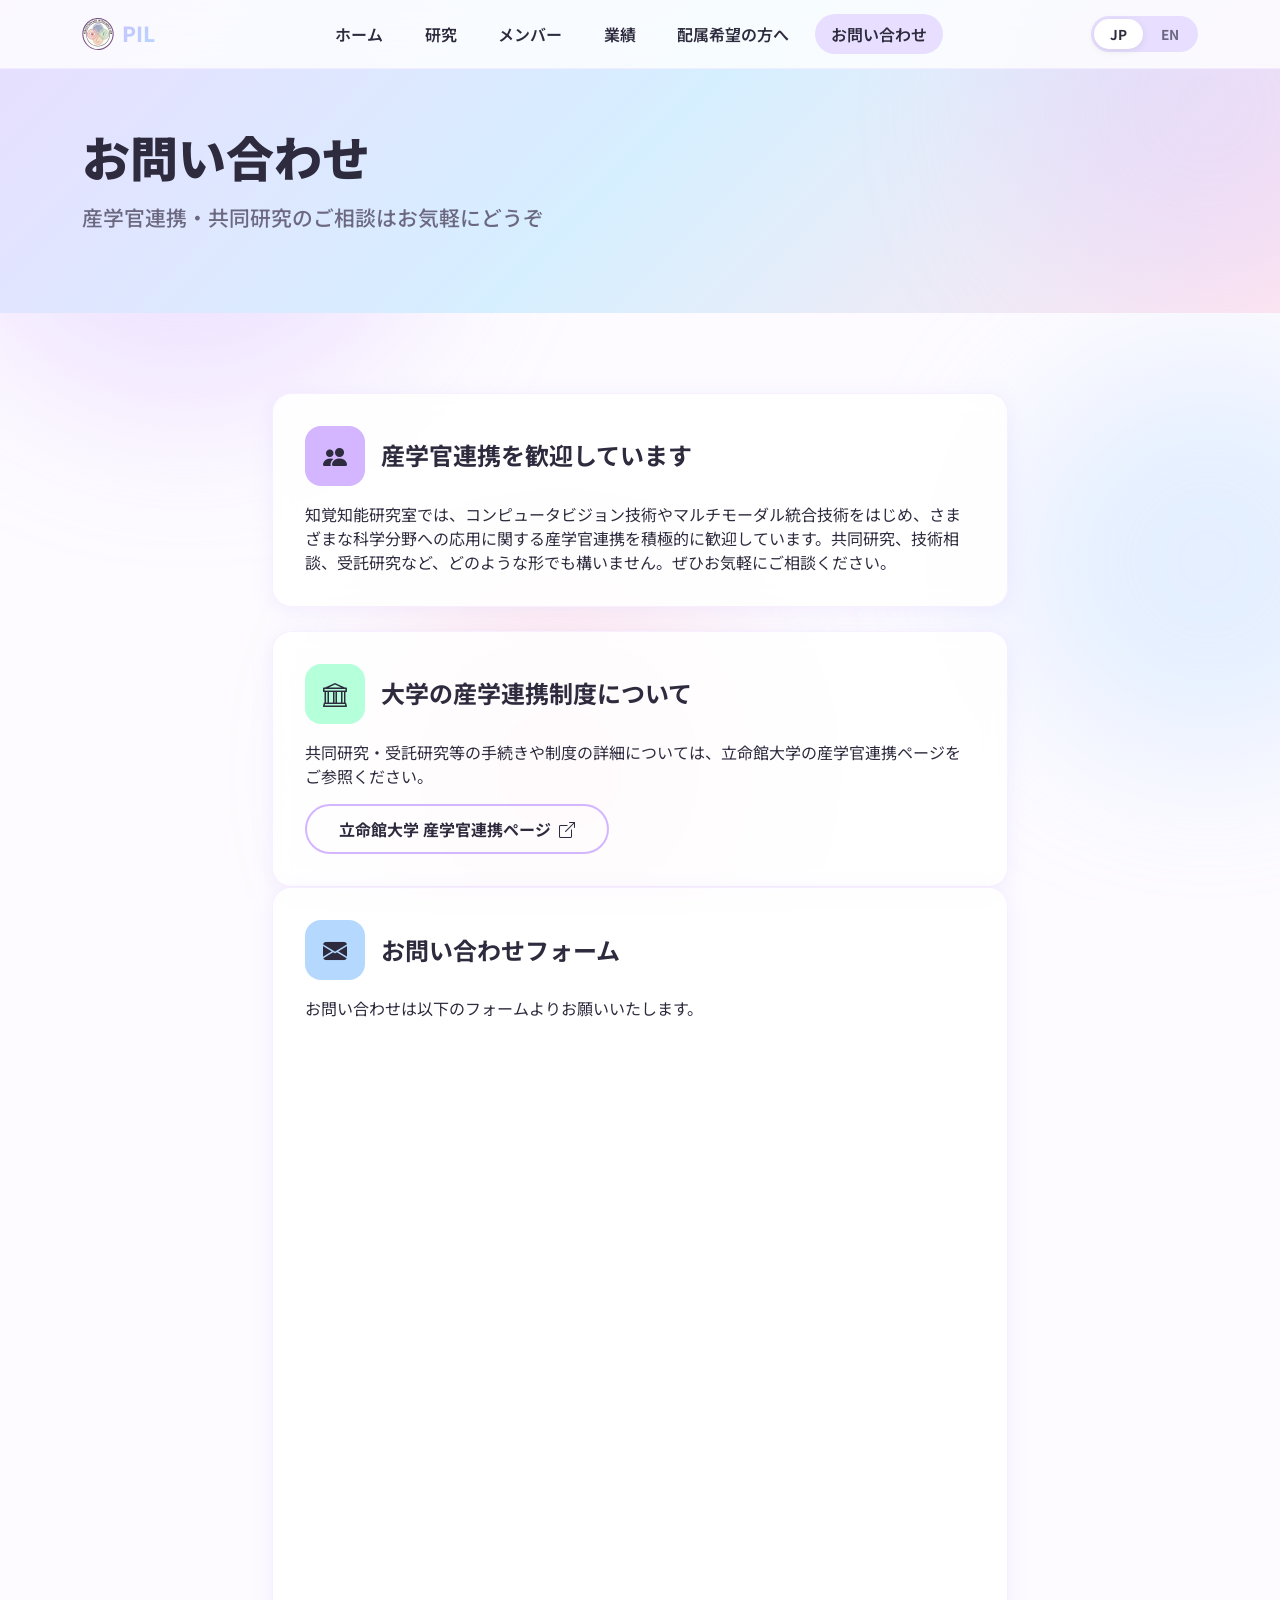
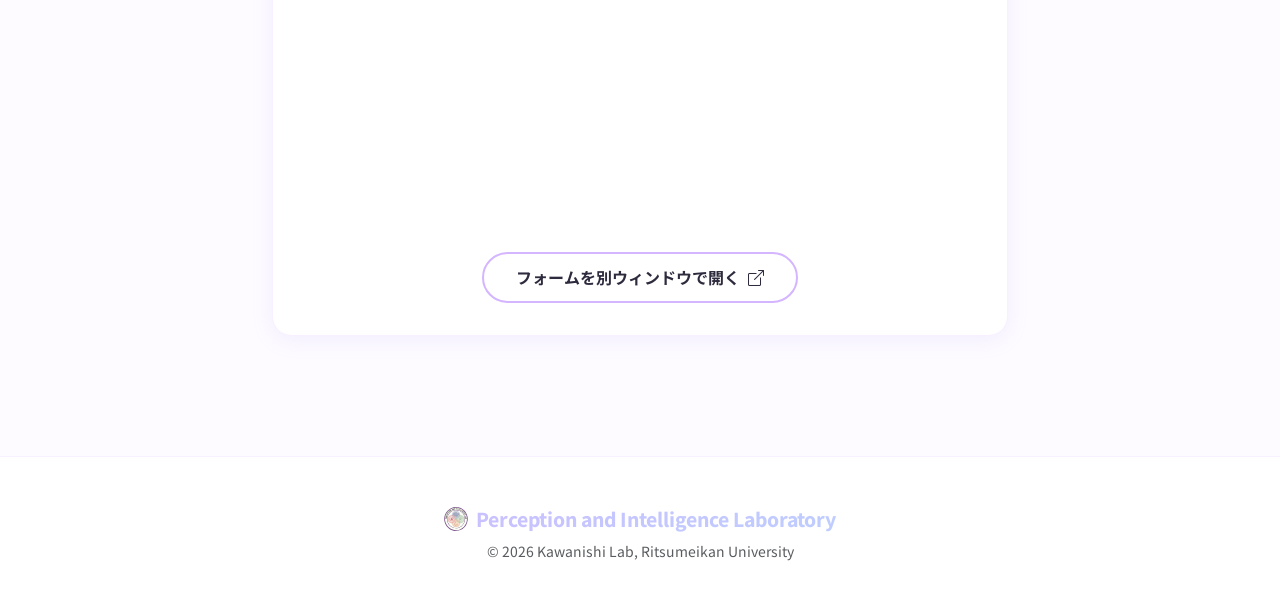
<file: contact.html>
<!DOCTYPE html>
<html lang="ja">
<head>
  <meta charset="UTF-8">
  <meta name="viewport" content="width=device-width, initial-scale=1.0">
  <title data-ja="お問い合わせ - 知覚知能研究室" data-en="Contact - Perception and Intelligence Lab">お問い合わせ - 知覚知能研究室</title>
  <meta name="description" content="知覚知能研究室へのお問い合わせ。産学官連携・共同研究のご相談。" data-ja="知覚知能研究室へのお問い合わせ。産学官連携・共同研究のご相談。" data-en="Contact Perception and Intelligence Laboratory (Kawanishi Lab). Industry-academia collaboration inquiries welcome.">
  <link rel="canonical" href="https://www.pil.ise.ritsumei.ac.jp/contact.html">
  <link rel="alternate" hreflang="ja" href="https://www.pil.ise.ritsumei.ac.jp/contact.html">
  <link rel="alternate" hreflang="en" href="https://www.pil.ise.ritsumei.ac.jp/en/contact.html">
  <meta property="og:title" content="Contact - Perception and Intelligence Lab">
  <meta property="og:description" content="Contact Perception and Intelligence Laboratory (Kawanishi Lab). Industry-academia collaboration inquiries welcome.">
  <meta property="og:url" content="https://www.pil.ise.ritsumei.ac.jp/contact.html">
  <meta property="og:type" content="website">
  <meta property="og:site_name" content="Perception and Intelligence Laboratory">
  <meta property="og:image" content="https://www.pil.ise.ritsumei.ac.jp/img/og-image.png">
  <meta name="twitter:card" content="summary_large_image">
  <meta name="twitter:title" content="Contact - Perception and Intelligence Lab">
  <meta name="twitter:description" content="Contact Perception and Intelligence Laboratory (Kawanishi Lab). Industry-academia collaboration inquiries welcome.">
  <meta name="twitter:image" content="https://www.pil.ise.ritsumei.ac.jp/img/og-image.png">
  <link href="https://cdn.jsdelivr.net/npm/bootstrap@5.3.3/dist/css/bootstrap.min.css" rel="stylesheet">
  <link href="https://cdn.jsdelivr.net/npm/bootstrap-icons@1.11.3/font/bootstrap-icons.css" rel="stylesheet">
  <link href="https://fonts.googleapis.com/css2?family=Inter:wght@400;500;600;700;800;900&family=Noto+Sans+JP:wght@400;500;600;700;800;900&display=swap" rel="stylesheet">
  <link href="css/style.css" rel="stylesheet">
</head>
<body>

  <div class="blob-bg">
    <div class="blob blob-1"></div>
    <div class="blob blob-2"></div>
    <div class="blob blob-3"></div>
  </div>

  <!-- Navbar -->
  <nav class="navbar navbar-expand-lg fixed-top">
    <div class="container">
      <a class="navbar-brand d-flex align-items-center" href="index.html"><img src="img/logo.svg" alt="PIL Logo" width="32" height="32" class="me-2">PIL</a>
      <button class="navbar-toggler border-0" type="button" data-bs-toggle="collapse" data-bs-target="#navMain">
        <span class="navbar-toggler-icon"></span>
      </button>
      <div class="collapse navbar-collapse" id="navMain">
        <ul class="navbar-nav mx-auto">
          <li class="nav-item"><a class="nav-link" href="index.html" data-ja="ホーム" data-en="Home">ホーム</a></li>
          <li class="nav-item"><a class="nav-link" href="research.html" data-ja="研究" data-en="Research">研究</a></li>
          <li class="nav-item"><a class="nav-link" href="members.html" data-ja="メンバー" data-en="Members">メンバー</a></li>
          <li class="nav-item"><a class="nav-link" href="publications.html" data-ja="業績" data-en="Publications">業績</a></li>
          <li class="nav-item"><a class="nav-link" href="join.html" data-ja="配属希望の方へ" data-en="Prospective Students">配属希望の方へ</a></li>
          <li class="nav-item"><a class="nav-link active" href="contact.html" data-ja="お問い合わせ" data-en="Contact">お問い合わせ</a></li>
        </ul>
        <div class="lang-toggle">
          <button class="btn active" data-lang="ja">JP</button>
          <button class="btn" data-lang="en" onclick="window.location.href='en/contact.html'">EN</button>
        </div>
      </div>
    </div>
  </nav>

  <!-- Page Header -->
  <section class="page-header">
    <div class="container position-relative" style="z-index:1;">
      <h1 class="hero-title fade-in-up" data-ja="お問い合わせ" data-en="Contact">お問い合わせ</h1>
      <p class="hero-subtitle fade-in-up delay-1" data-lang-ja>産学官連携・共同研究のご相談はお気軽にどうぞ</p>
      <p class="hero-subtitle fade-in-up delay-1" data-lang-en style="display:none">Feel free to contact us about industry-academia-government collaboration</p>
    </div>
  </section>

  <!-- Contact Content -->
  <section class="section" style="padding-bottom: 6rem;">
    <div class="container">
      <div class="row justify-content-center">
        <div class="col-lg-8">

          <!-- Collaboration Welcome -->
          <div class="pop-card fade-in-up mb-4" style="height: auto;">
            <div class="d-flex align-items-center mb-3">
              <div class="card-icon icon-purple me-3 mb-0"><i class="bi bi-people-fill"></i></div>
              <h4 class="mb-0" data-lang-ja>産学官連携を歓迎しています</h4>
              <h4 class="mb-0" data-lang-en style="display:none">We Welcome Collaboration</h4>
            </div>
            <p class="mb-0" data-lang-ja>知覚知能研究室では、コンピュータビジョン技術やマルチモーダル統合技術をはじめ、さまざまな科学分野への応用に関する産学官連携を積極的に歓迎しています。共同研究、技術相談、受託研究など、どのような形でも構いません。ぜひお気軽にご相談ください。</p>
            <p class="mb-0" data-lang-en style="display:none">Our lab actively welcomes industry-academia-government collaboration in computer vision, multimodal integration technologies, and their applications across various scientific fields. Whether it's joint research, technical consulting, or contract research, we are open to any form of cooperation. Please don't hesitate to reach out.</p>
          </div>

          <!-- University Rules -->
          <div class="pop-card fade-in-up delay-1" style="height: auto;">
            <div class="d-flex align-items-center mb-3">
              <div class="card-icon icon-mint me-3 mb-0"><i class="bi bi-bank"></i></div>
              <h4 class="mb-0" data-lang-ja>大学の産学連携制度について</h4>
              <h4 class="mb-0" data-lang-en style="display:none">University Collaboration Guidelines</h4>
            </div>
            <p data-lang-ja>共同研究・受託研究等の手続きや制度の詳細については、立命館大学の産学官連携ページをご参照ください。</p>
            <p data-lang-en style="display:none">For details on procedures and guidelines for joint research and contract research, please refer to Ritsumeikan University's collaboration page.</p>
            <a href="https://www.ritsumei.ac.jp/research/collaboration/application/" class="btn btn-outline-pop" target="_blank">
              <span data-ja="立命館大学 産学官連携ページ" data-en="Ritsumeikan University Collaboration Page">立命館大学 産学官連携ページ</span>
              <i class="bi bi-box-arrow-up-right ms-1"></i>
            </a>
          </div>

          <!-- Contact Form -->
          <div class="pop-card fade-in-up delay-1 mb-4" style="height: auto;">
            <div class="d-flex align-items-center mb-3">
              <div class="card-icon icon-blue me-3 mb-0"><i class="bi bi-envelope-fill"></i></div>
              <h4 class="mb-0" data-lang-ja>お問い合わせフォーム</h4>
              <h4 class="mb-0" data-lang-en style="display:none">Contact Form</h4>
            </div>
            <p data-lang-ja>お問い合わせは以下のフォームよりお願いいたします。</p>
            <p data-lang-en style="display:none">Please use the form below to contact us.</p>
            <div style="border-radius: var(--border-radius-md); overflow: hidden; background: #fff;">
              <iframe src="https://docs.google.com/forms/d/e/1FAIpQLSdXN9_SFs_tY78-iWagysQ8Q-GmdCL78jyp5KR467iQ5xv9zQ/viewform?embedded=true" width="100%" height="800" frameborder="0" marginheight="0" marginwidth="0" style="display:block;">Loading…</iframe>
            </div>
            <div class="text-center mt-3">
              <a href="https://docs.google.com/forms/d/e/1FAIpQLSdXN9_SFs_tY78-iWagysQ8Q-GmdCL78jyp5KR467iQ5xv9zQ/viewform" class="btn btn-outline-pop" target="_blank">
                <span data-ja="フォームを別ウィンドウで開く" data-en="Open form in new window">フォームを別ウィンドウで開く</span>
                <i class="bi bi-box-arrow-up-right ms-1"></i>
              </a>
            </div>
          </div>

        </div>
      </div>
    </div>
  </section>

  <!-- Footer -->
  <footer class="footer">
    <div class="container text-center">
      <p class="footer-brand mb-2"><img src="img/logo.svg" alt="PIL" width="24" height="24" class="me-1" style="vertical-align: -4px;"> Perception and Intelligence Laboratory</p>
      <p class="text-muted small mb-0">&copy; 2026 Kawanishi Lab, Ritsumeikan University</p>
    </div>
  </footer>

  <script src="https://cdn.jsdelivr.net/npm/bootstrap@5.3.3/dist/js/bootstrap.bundle.min.js"></script>
  <script src="js/lang.js"></script>
</body>
</html>
</file>
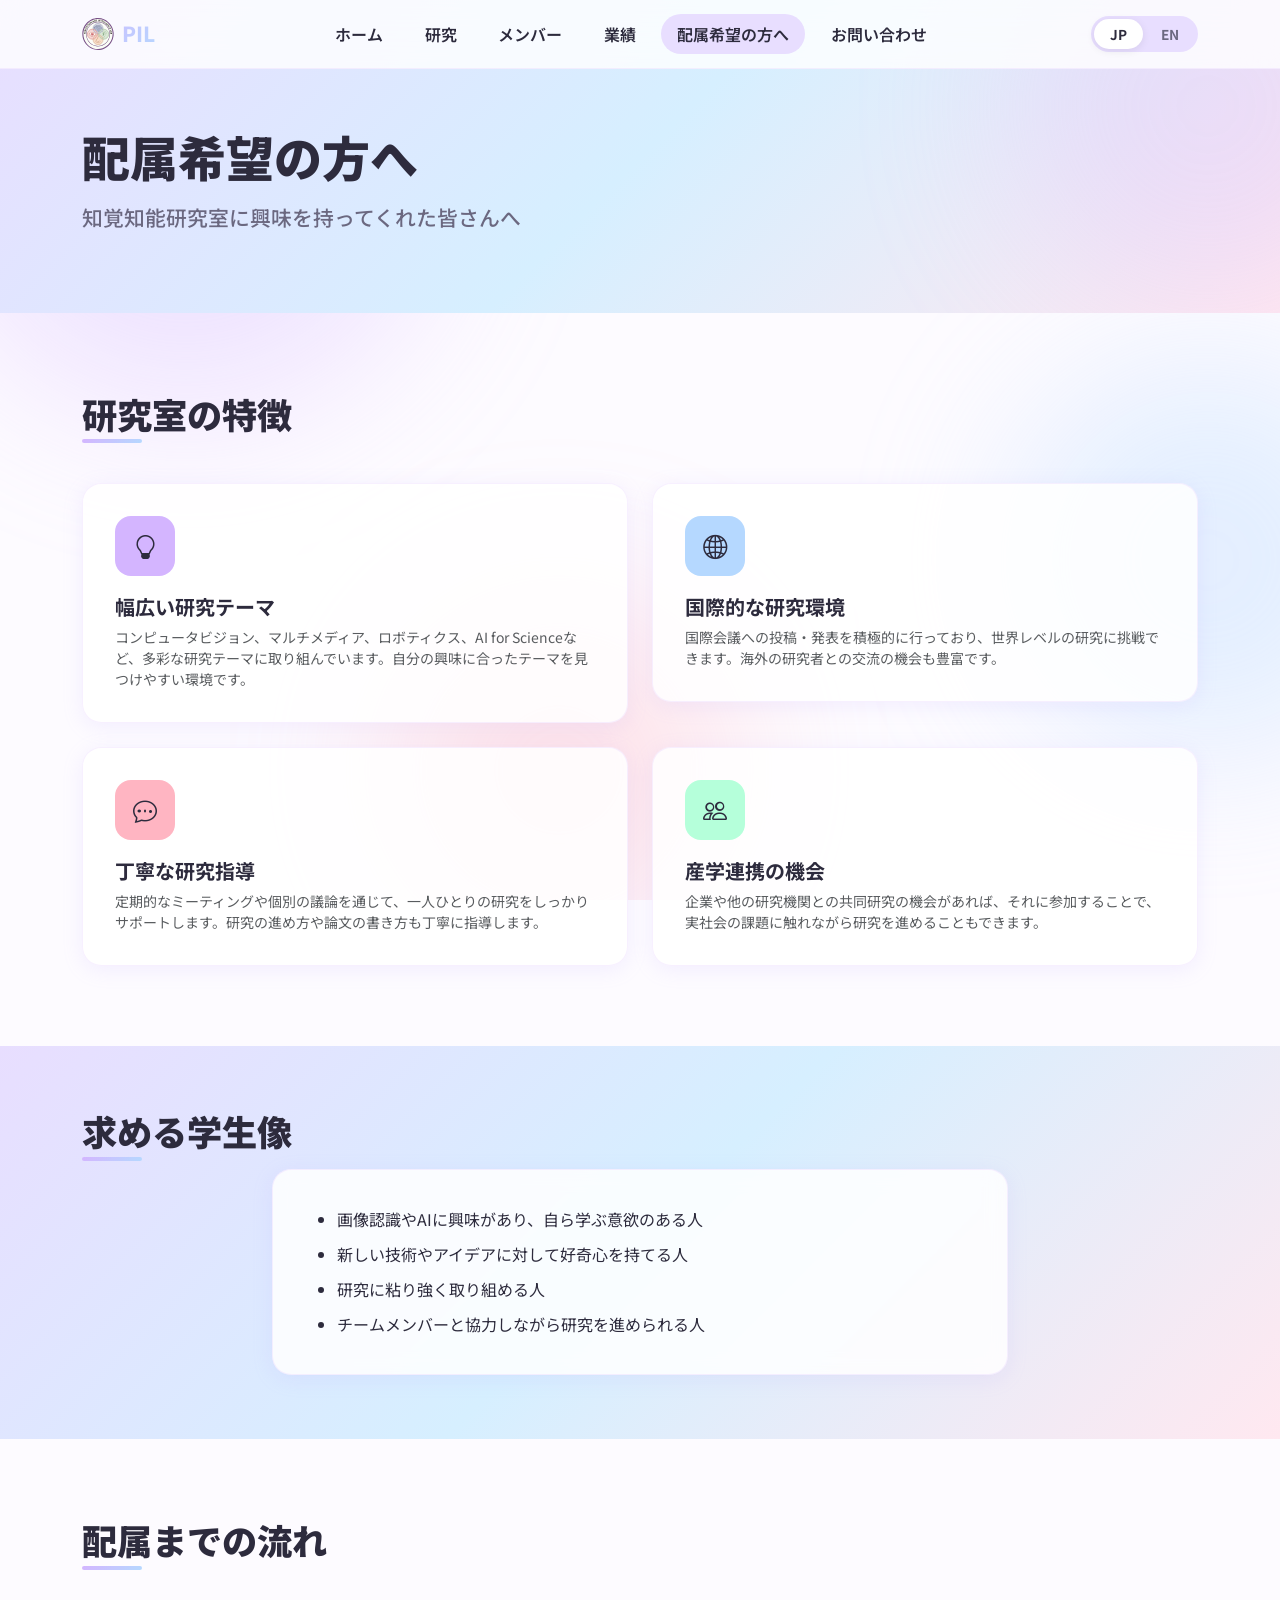
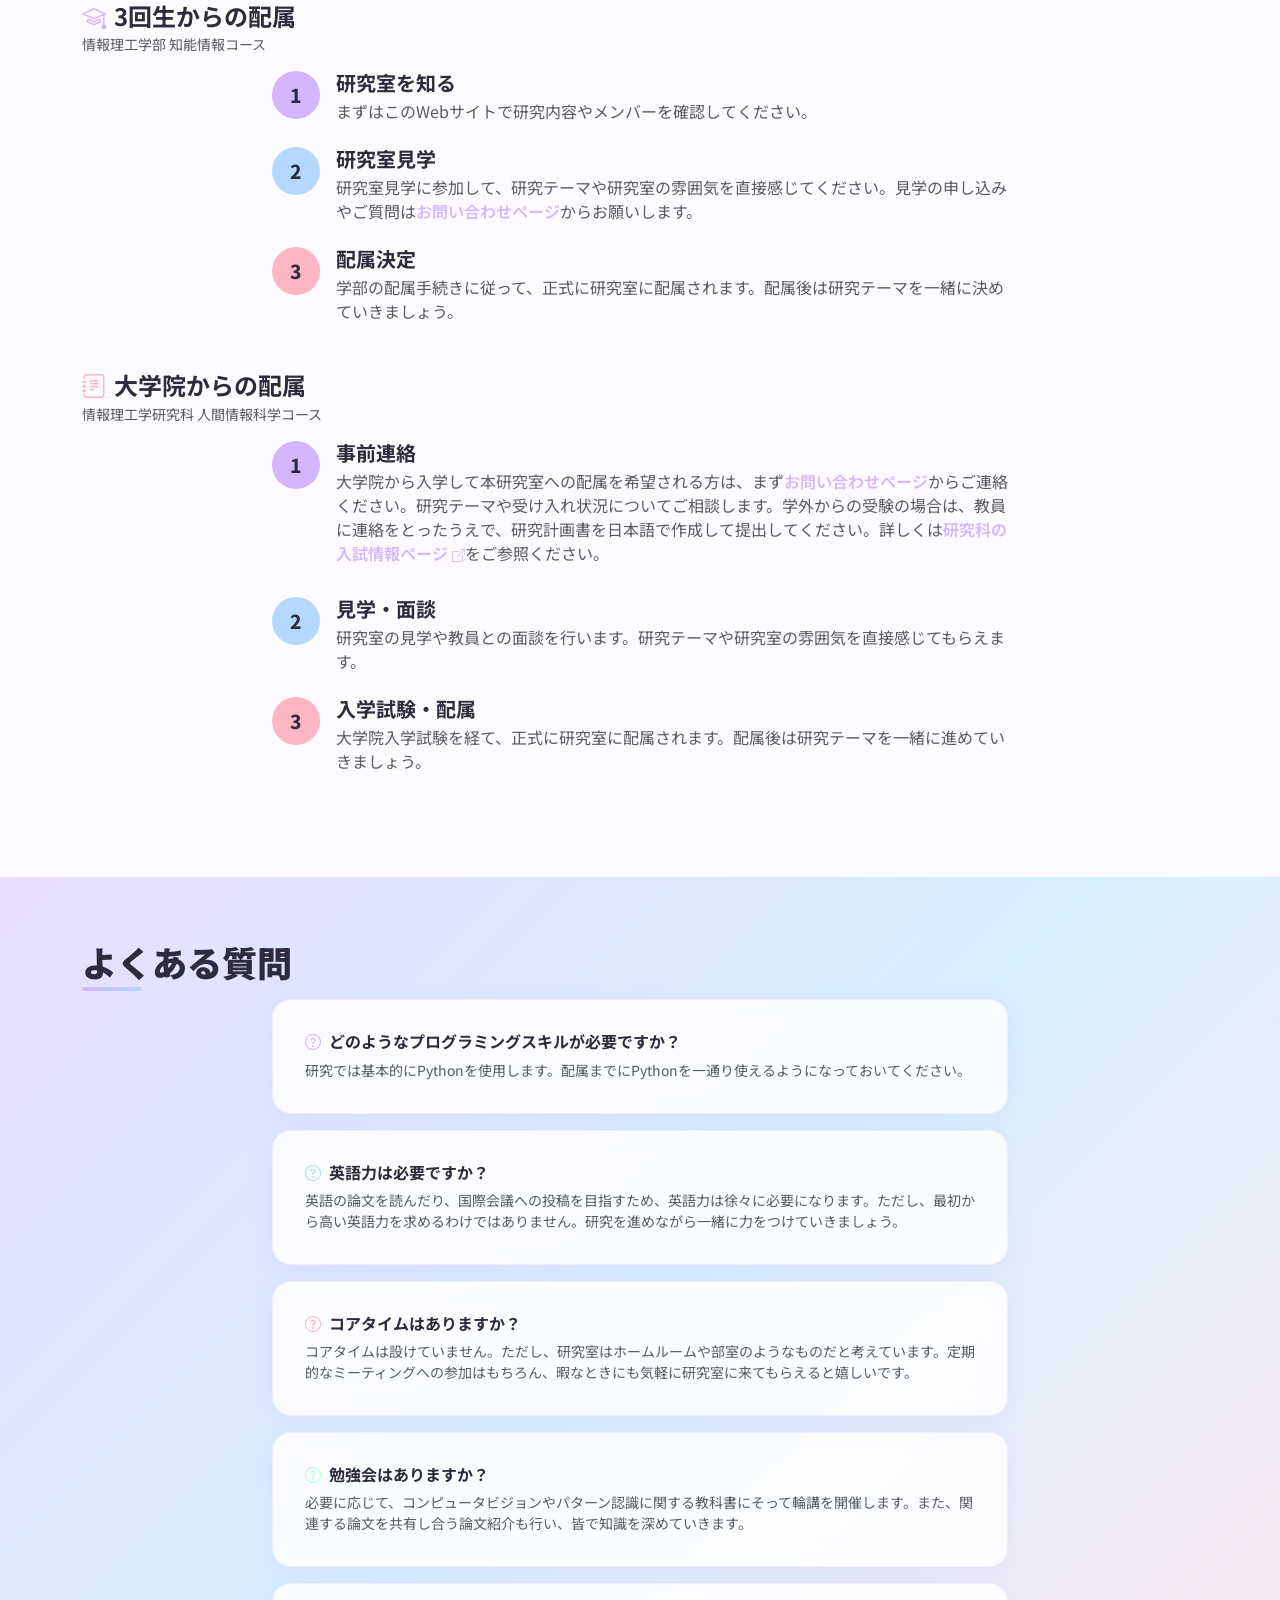
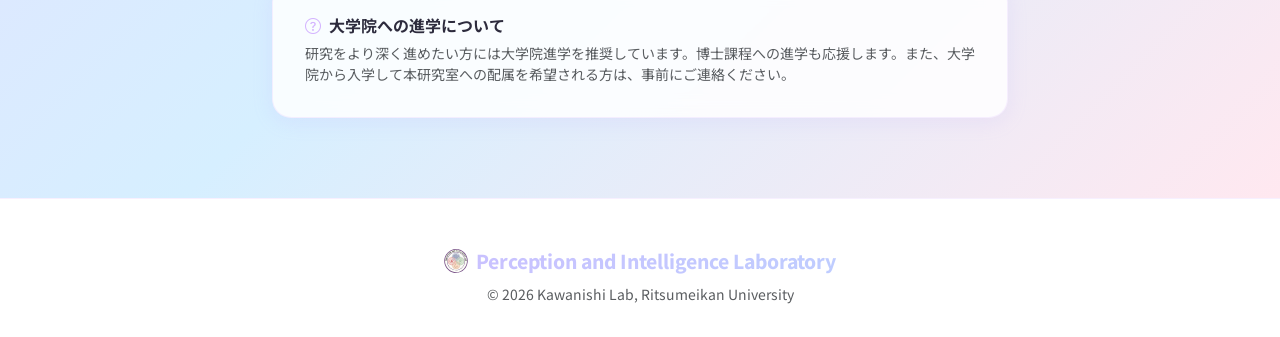
<file: join.html>
<!DOCTYPE html>
<html lang="ja">
<head>
  <meta charset="UTF-8">
  <meta name="viewport" content="width=device-width, initial-scale=1.0">
  <title data-ja="配属希望の方へ - 知覚知能研究室" data-en="Prospective Students - Perception and Intelligence Lab">配属希望の方へ - 知覚知能研究室</title>
  <meta name="description" content="知覚知能研究室（川西研究室）への配属を希望する学生の方へ。研究室の特徴、求める学生像、配属の流れ。" data-ja="知覚知能研究室（川西研究室）への配属を希望する学生の方へ。研究室の特徴、求める学生像、配属の流れ。" data-en="Information for prospective students interested in joining Perception and Intelligence Laboratory (Kawanishi Lab), Ritsumeikan University.">
  <link rel="canonical" href="https://www.pil.ise.ritsumei.ac.jp/join.html">
  <link rel="alternate" hreflang="ja" href="https://www.pil.ise.ritsumei.ac.jp/join.html">
  <link rel="alternate" hreflang="en" href="https://www.pil.ise.ritsumei.ac.jp/en/join.html">
  <meta property="og:title" content="Prospective Students - Perception and Intelligence Lab">
  <meta property="og:description" content="Information for prospective students interested in joining Perception and Intelligence Laboratory (Kawanishi Lab), Ritsumeikan University.">
  <meta property="og:url" content="https://www.pil.ise.ritsumei.ac.jp/join.html">
  <meta property="og:type" content="website">
  <meta property="og:site_name" content="Perception and Intelligence Laboratory">
  <meta property="og:image" content="https://www.pil.ise.ritsumei.ac.jp/img/og-image.png">
  <meta name="twitter:card" content="summary_large_image">
  <meta name="twitter:title" content="Prospective Students - Perception and Intelligence Lab">
  <meta name="twitter:description" content="Information for prospective students interested in joining Perception and Intelligence Laboratory (Kawanishi Lab).">
  <meta name="twitter:image" content="https://www.pil.ise.ritsumei.ac.jp/img/og-image.png">
  <!-- Google tag (gtag.js) -->
  <script async src="https://www.googletagmanager.com/gtag/js?id=G-3G09NXXC9T"></script>
  <script>
    window.dataLayer = window.dataLayer || [];
    function gtag(){dataLayer.push(arguments);}
    gtag('js', new Date());

    gtag('config', 'G-3G09NXXC9T');
  </script>
  <link href="https://cdn.jsdelivr.net/npm/bootstrap@5.3.3/dist/css/bootstrap.min.css" rel="stylesheet">
  <link href="https://cdn.jsdelivr.net/npm/bootstrap-icons@1.11.3/font/bootstrap-icons.css" rel="stylesheet">
  <link href="https://fonts.googleapis.com/css2?family=Inter:wght@400;500;600;700;800;900&family=Noto+Sans+JP:wght@400;500;600;700;800;900&display=swap" rel="stylesheet">
  <link href="css/style.css" rel="stylesheet">
</head>
<body>

  <div class="blob-bg">
    <div class="blob blob-1"></div>
    <div class="blob blob-2"></div>
    <div class="blob blob-3"></div>
  </div>

  <!-- Navbar -->
  <nav class="navbar navbar-expand-lg fixed-top">
    <div class="container">
      <a class="navbar-brand d-flex align-items-center" href="index.html"><img src="img/logo.svg" alt="PIL Logo" width="32" height="32" class="me-2">PIL</a>
      <button class="navbar-toggler border-0" type="button" data-bs-toggle="collapse" data-bs-target="#navMain">
        <span class="navbar-toggler-icon"></span>
      </button>
      <div class="collapse navbar-collapse" id="navMain">
        <ul class="navbar-nav mx-auto">
          <li class="nav-item"><a class="nav-link" href="index.html" data-ja="ホーム" data-en="Home">ホーム</a></li>
          <li class="nav-item"><a class="nav-link" href="research.html" data-ja="研究" data-en="Research">研究</a></li>
          <li class="nav-item"><a class="nav-link" href="members.html" data-ja="メンバー" data-en="Members">メンバー</a></li>
          <li class="nav-item"><a class="nav-link" href="publications.html" data-ja="業績" data-en="Publications">業績</a></li>
          <li class="nav-item"><a class="nav-link active" href="join.html" data-ja="配属希望の方へ" data-en="Prospective Students">配属希望の方へ</a></li>
          <li class="nav-item"><a class="nav-link" href="contact.html" data-ja="お問い合わせ" data-en="Contact">お問い合わせ</a></li>
        </ul>
        <div class="lang-toggle">
          <button class="btn active" data-lang="ja">JP</button>
          <button class="btn" data-lang="en" onclick="window.location.href='en/join.html'">EN</button>
        </div>
      </div>
    </div>
  </nav>

  <!-- Page Header -->
  <section class="page-header">
    <div class="container position-relative" style="z-index:1;">
      <h1 class="hero-title fade-in-up" data-ja="配属希望の方へ" data-en="Prospective Students">配属希望の方へ</h1>
      <p class="hero-subtitle fade-in-up delay-1" data-lang-ja>知覚知能研究室に興味を持ってくれた皆さんへ</p>
      <p class="hero-subtitle fade-in-up delay-1" data-lang-en style="display:none">For those interested in joining our lab</p>
    </div>
  </section>

  <!-- 研究室の特徴・魅力 -->
  <section class="section">
    <div class="container">
      <h2 class="section-title fade-in-up" data-ja="研究室の特徴" data-en="Lab Features">研究室の特徴</h2>
      <div class="row g-4 mt-2">
        <div class="col-md-6 fade-in-up delay-1">
          <div class="pop-card" style="height: auto;">
            <div class="card-icon icon-purple"><i class="bi bi-lightbulb"></i></div>
            <h5 data-lang-ja>幅広い研究テーマ</h5>
            <h5 data-lang-en style="display:none">Diverse Research Topics</h5>
            <p class="text-muted small mb-0" data-lang-ja>コンピュータビジョン、マルチメディア、ロボティクス、AI for Scienceなど、多彩な研究テーマに取り組んでいます。自分の興味に合ったテーマを見つけやすい環境です。</p>
            <p class="text-muted small mb-0" data-lang-en style="display:none">We work on a wide range of topics including computer vision, multimedia, robotics, and AI for Science. You can find a theme that matches your interests.</p>
          </div>
        </div>
        <div class="col-md-6 fade-in-up delay-2">
          <div class="pop-card" style="height: auto;">
            <div class="card-icon icon-blue"><i class="bi bi-globe2"></i></div>
            <h5 data-lang-ja>国際的な研究環境</h5>
            <h5 data-lang-en style="display:none">International Environment</h5>
            <p class="text-muted small mb-0" data-lang-ja>国際会議への投稿・発表を積極的に行っており、世界レベルの研究に挑戦できます。海外の研究者との交流の機会も豊富です。</p>
            <p class="text-muted small mb-0" data-lang-en style="display:none">We actively submit to and present at international conferences. You'll have opportunities to engage with researchers worldwide.</p>
          </div>
        </div>
        <div class="col-md-6 fade-in-up delay-3">
          <div class="pop-card" style="height: auto;">
            <div class="card-icon icon-pink"><i class="bi bi-chat-dots"></i></div>
            <h5 data-lang-ja>丁寧な研究指導</h5>
            <h5 data-lang-en style="display:none">Thorough Research Guidance</h5>
            <p class="text-muted small mb-0" data-lang-ja>定期的なミーティングや個別の議論を通じて、一人ひとりの研究をしっかりサポートします。研究の進め方や論文の書き方も丁寧に指導します。</p>
            <p class="text-muted small mb-0" data-lang-en style="display:none">Through regular meetings and individual discussions, we provide solid support for each student's research, including guidance on methodology and paper writing.</p>
          </div>
        </div>
        <div class="col-md-6 fade-in-up delay-4">
          <div class="pop-card" style="height: auto;">
            <div class="card-icon icon-mint"><i class="bi bi-people"></i></div>
            <h5 data-lang-ja>産学連携の機会</h5>
            <h5 data-lang-en style="display:none">Industry Collaboration</h5>
            <p class="text-muted small mb-0" data-lang-ja>企業や他の研究機関との共同研究の機会があれば、それに参加することで、実社会の課題に触れながら研究を進めることもできます。</p>
            <p class="text-muted small mb-0" data-lang-en style="display:none">When opportunities for joint research with companies or other institutions arise, you may participate and gain experience working on real-world problems.</p>
          </div>
        </div>
      </div>
    </div>
  </section>

  <!-- 求める学生像 -->
  <section class="section" style="background: var(--gradient-hero); padding: 4rem 0;">
    <div class="container">
      <h2 class="section-title fade-in-up" data-ja="求める学生像" data-en="Ideal Candidates">求める学生像</h2>
      <div class="row justify-content-center">
        <div class="col-lg-8">
          <div class="pop-card fade-in-up delay-1" style="height: auto;">
            <ul class="mb-0" data-lang-ja style="line-height: 2.2;">
              <li>画像認識やAIに興味があり、自ら学ぶ意欲のある人</li>
              <li>新しい技術やアイデアに対して好奇心を持てる人</li>
              <li>研究に粘り強く取り組める人</li>
              <li>チームメンバーと協力しながら研究を進められる人</li>

            </ul>
            <ul class="mb-0" data-lang-en style="display:none; line-height: 2.2;">
              <li>Interest in image recognition and AI, with a willingness to learn independently</li>
              <li>Curiosity about new technologies and ideas</li>
              <li>Persistence in tackling research challenges</li>
              <li>Ability to collaborate with team members</li>

            </ul>
          </div>
        </div>
      </div>
    </div>
  </section>

  <!-- 配属までの流れ -->
  <section class="section">
    <div class="container">
      <h2 class="section-title fade-in-up" data-ja="配属までの流れ" data-en="How to Join">配属までの流れ</h2>
      <!-- 3回生からの配属 -->
      <h4 class="fade-in-up delay-1 mt-4 mb-1" data-lang-ja><i class="bi bi-mortarboard me-2" style="color: var(--pastel-purple);"></i>3回生からの配属</h4>
      <h4 class="fade-in-up delay-1 mt-4 mb-1" data-lang-en style="display:none"><i class="bi bi-mortarboard me-2" style="color: var(--pastel-purple);"></i>Undergraduate Students (3rd Year)</h4>
      <p class="fade-in-up delay-1 text-muted small mb-3" data-lang-ja><a href="https://www.ritsumei.ac.jp/ise/" target="_blank" class="text-decoration-none" style="color: inherit;">情報理工学部</a> <a href="https://www.ritsumei.ac.jp/ise/course/intelligence/" target="_blank" class="text-decoration-none" style="color: inherit;">知能情報コース</a></p>
      <p class="fade-in-up delay-1 text-muted small mb-3" data-lang-en style="display:none"><a href="https://en.ritsumei.ac.jp/ise/" target="_blank" class="text-decoration-none" style="color: inherit;">College of Information Science and Engineering</a>, <a href="https://www.ritsumei.ac.jp/ise/course/intelligence/" target="_blank" class="text-decoration-none" style="color: inherit;">Artificial and Natural Intelligence Course</a></p>
      <div class="row justify-content-center">
        <div class="col-lg-8">

          <div class="d-flex align-items-start mb-4 fade-in-up delay-1">
            <div class="me-3 flex-shrink-0">
              <span class="d-inline-flex align-items-center justify-content-center rounded-circle" style="width:48px; height:48px; background: var(--pastel-purple); font-weight:800; font-size:1.2rem; color: var(--text-dark);">1</span>
            </div>
            <div>
              <h5 class="mb-1" data-lang-ja>研究室を知る</h5>
              <h5 class="mb-1" data-lang-en style="display:none">Learn About the Lab</h5>
              <p class="text-muted mb-0" data-lang-ja>まずはこのWebサイトで研究内容やメンバーを確認してください。</p>
              <p class="text-muted mb-0" data-lang-en style="display:none">Start by browsing this website to learn about our research and members.</p>
            </div>
          </div>

          <div class="d-flex align-items-start mb-4 fade-in-up delay-2">
            <div class="me-3 flex-shrink-0">
              <span class="d-inline-flex align-items-center justify-content-center rounded-circle" style="width:48px; height:48px; background: var(--pastel-blue); font-weight:800; font-size:1.2rem; color: var(--text-dark);">2</span>
            </div>
            <div>
              <h5 class="mb-1" data-lang-ja>研究室見学</h5>
              <h5 class="mb-1" data-lang-en style="display:none">Lab Visit</h5>
              <p class="text-muted mb-0" data-lang-ja>研究室見学に参加して、研究テーマや研究室の雰囲気を直接感じてください。見学の申し込みやご質問は<a href="contact.html" class="text-decoration-none" style="color: var(--pastel-purple); font-weight: 600;">お問い合わせページ</a>からお願いします。</p>
              <p class="text-muted mb-0" data-lang-en style="display:none">Attend a lab visit to get a feel for our research themes and lab atmosphere firsthand. Please apply for visits or ask questions through our <a href="contact.html" class="text-decoration-none" style="color: var(--pastel-purple); font-weight: 600;">Contact page</a>.</p>
            </div>
          </div>

          <div class="d-flex align-items-start mb-4 fade-in-up delay-3">
            <div class="me-3 flex-shrink-0">
              <span class="d-inline-flex align-items-center justify-content-center rounded-circle" style="width:48px; height:48px; background: var(--pastel-pink); font-weight:800; font-size:1.2rem; color: var(--text-dark);">3</span>
            </div>
            <div>
              <h5 class="mb-1" data-lang-ja>配属決定</h5>
              <h5 class="mb-1" data-lang-en style="display:none">Assignment</h5>
              <p class="text-muted mb-0" data-lang-ja>学部の配属手続きに従って、正式に研究室に配属されます。配属後は研究テーマを一緒に決めていきましょう。</p>
              <p class="text-muted mb-0" data-lang-en style="display:none">You'll be officially assigned following the department's procedures. After joining, we'll decide on your research theme together.</p>
            </div>
          </div>

        </div>
      </div>

      <!-- 大学院からの配属 -->
      <h4 class="fade-in-up mt-4 mb-1" data-lang-ja><i class="bi bi-journal-text me-2" style="color: var(--pastel-pink);"></i>大学院からの配属</h4>
      <h4 class="fade-in-up mt-4 mb-1" data-lang-en style="display:none"><i class="bi bi-journal-text me-2" style="color: var(--pastel-pink);"></i>Graduate Students</h4>
      <p class="fade-in-up text-muted small mb-3" data-lang-ja><a href="https://www.ritsumei.ac.jp/gsise/" target="_blank" class="text-decoration-none" style="color: inherit;">情報理工学研究科</a> 人間情報科学コース</p>
      <p class="fade-in-up text-muted small mb-3" data-lang-en style="display:none"><a href="https://en.ritsumei.ac.jp/gsise/" target="_blank" class="text-decoration-none" style="color: inherit;">Graduate School of Information Science and Engineering</a>, Human Information Science Course</p>
      <div class="row justify-content-center">
        <div class="col-lg-8">

          <div class="d-flex align-items-start mb-4 fade-in-up delay-1">
            <div class="me-3 flex-shrink-0">
              <span class="d-inline-flex align-items-center justify-content-center rounded-circle" style="width:48px; height:48px; background: var(--pastel-purple); font-weight:800; font-size:1.2rem; color: var(--text-dark);">1</span>
            </div>
            <div>
              <h5 class="mb-1" data-lang-ja>事前連絡</h5>
              <h5 class="mb-1" data-lang-en style="display:none">Contact Us</h5>
              <p class="text-muted mb-2" data-lang-ja>大学院から入学して本研究室への配属を希望される方は、まず<a href="contact.html" class="text-decoration-none" style="color: var(--pastel-purple); font-weight: 600;">お問い合わせページ</a>からご連絡ください。研究テーマや受け入れ状況についてご相談します。学外からの受験の場合は、教員に連絡をとったうえで、研究計画書を日本語で作成して提出してください。詳しくは<a href="https://www.ritsumei.ac.jp/gsise/admission/" target="_blank" class="text-decoration-none" style="color: var(--pastel-purple); font-weight: 600;">研究科の入試情報ページ <i class="bi bi-box-arrow-up-right" style="font-size: 0.8em;"></i></a>をご参照ください。</p>
              <p class="text-muted mb-0" data-lang-en style="display:none">If you wish to join our lab as a new graduate student, please contact us through our <a href="contact.html" class="text-decoration-none" style="color: var(--pastel-purple); font-weight: 600;">Contact page</a> first. We'll discuss research themes and availability. If you are applying from outside the university, please contact the professor and prepare a research plan in Japanese for submission. For details, please refer to the <a href="https://en.ritsumei.ac.jp/gsise/admission/application/" target="_blank" class="text-decoration-none" style="color: var(--pastel-purple); font-weight: 600;">Graduate School admissions page <i class="bi bi-box-arrow-up-right" style="font-size: 0.8em;"></i></a>.</p>
            </div>
          </div>

          <div class="d-flex align-items-start mb-4 fade-in-up delay-2">
            <div class="me-3 flex-shrink-0">
              <span class="d-inline-flex align-items-center justify-content-center rounded-circle" style="width:48px; height:48px; background: var(--pastel-blue); font-weight:800; font-size:1.2rem; color: var(--text-dark);">2</span>
            </div>
            <div>
              <h5 class="mb-1" data-lang-ja>見学・面談</h5>
              <h5 class="mb-1" data-lang-en style="display:none">Visit &amp; Meeting</h5>
              <p class="text-muted mb-0" data-lang-ja>研究室の見学や教員との面談を行います。研究テーマや研究室の雰囲気を直接感じてもらえます。</p>
              <p class="text-muted mb-0" data-lang-en style="display:none">Visit the lab and meet with the professor. You'll get a feel for our research themes and lab atmosphere.</p>
            </div>
          </div>

          <div class="d-flex align-items-start mb-4 fade-in-up delay-3">
            <div class="me-3 flex-shrink-0">
              <span class="d-inline-flex align-items-center justify-content-center rounded-circle" style="width:48px; height:48px; background: var(--pastel-pink); font-weight:800; font-size:1.2rem; color: var(--text-dark);">3</span>
            </div>
            <div>
              <h5 class="mb-1" data-lang-ja>入学試験・配属</h5>
              <h5 class="mb-1" data-lang-en style="display:none">Entrance Exam &amp; Assignment</h5>
              <p class="text-muted mb-0" data-lang-ja>大学院入学試験を経て、正式に研究室に配属されます。配属後は研究テーマを一緒に進めていきましょう。</p>
              <p class="text-muted mb-0" data-lang-en style="display:none">After passing the graduate entrance exam, you'll be officially assigned to the lab. Let's work on your research theme together.</p>
            </div>
          </div>

        </div>
      </div>
    </div>
  </section>

  <!-- FAQ -->
  <section class="section" style="background: var(--gradient-hero); padding: 4rem 0;">
    <div class="container">
      <h2 class="section-title fade-in-up" data-ja="よくある質問" data-en="FAQ">よくある質問</h2>
      <div class="row justify-content-center">
        <div class="col-lg-8">

          <div class="pop-card fade-in-up delay-1 mb-3" style="height: auto;">
            <h6 class="mb-2" data-lang-ja><i class="bi bi-question-circle me-2" style="color: var(--pastel-purple);"></i>どのようなプログラミングスキルが必要ですか？</h6>
            <h6 class="mb-2" data-lang-en style="display:none"><i class="bi bi-question-circle me-2" style="color: var(--pastel-purple);"></i>What programming skills are needed?</h6>
            <p class="text-muted small mb-0" data-lang-ja>研究では基本的にPythonを使用します。配属までにPythonを一通り使えるようになっておいてください。</p>
            <p class="text-muted small mb-0" data-lang-en style="display:none">We primarily use Python for research. Please make sure you are proficient in Python before joining the lab.</p>
          </div>

          <div class="pop-card fade-in-up delay-2 mb-3" style="height: auto;">
            <h6 class="mb-2" data-lang-ja><i class="bi bi-question-circle me-2" style="color: var(--pastel-blue);"></i>英語力は必要ですか？</h6>
            <h6 class="mb-2" data-lang-en style="display:none"><i class="bi bi-question-circle me-2" style="color: var(--pastel-blue);"></i>Do I need English skills?</h6>
            <p class="text-muted small mb-0" data-lang-ja>英語の論文を読んだり、国際会議への投稿を目指すため、英語力は徐々に必要になります。ただし、最初から高い英語力を求めるわけではありません。研究を進めながら一緒に力をつけていきましょう。</p>
            <p class="text-muted small mb-0" data-lang-en style="display:none">Since you will read English papers and aim to submit to international conferences, English proficiency will gradually become necessary. However, we don't require high proficiency from the start. We'll develop your skills together through research.</p>
          </div>

          <div class="pop-card fade-in-up delay-3 mb-3" style="height: auto;">
            <h6 class="mb-2" data-lang-ja><i class="bi bi-question-circle me-2" style="color: var(--pastel-pink);"></i>コアタイムはありますか？</h6>
            <h6 class="mb-2" data-lang-en style="display:none"><i class="bi bi-question-circle me-2" style="color: var(--pastel-pink);"></i>Are there core hours?</h6>
            <p class="text-muted small mb-0" data-lang-ja>コアタイムは設けていません。ただし、研究室はホームルームや部室のようなものだと考えています。定期的なミーティングへの参加はもちろん、暇なときにも気軽に研究室に来てもらえると嬉しいです。</p>
            <p class="text-muted small mb-0" data-lang-en style="display:none">There are no core hours. However, we think of the lab as a homeroom or clubroom. Of course, you're expected to attend regular meetings, and you're always welcome to come by whenever you have free time.</p>
          </div>

          <div class="pop-card fade-in-up delay-4 mb-3" style="height: auto;">
            <h6 class="mb-2" data-lang-ja><i class="bi bi-question-circle me-2" style="color: var(--pastel-mint);"></i>勉強会はありますか？</h6>
            <h6 class="mb-2" data-lang-en style="display:none"><i class="bi bi-question-circle me-2" style="color: var(--pastel-mint);"></i>Are there study sessions?</h6>
            <p class="text-muted small mb-0" data-lang-ja>必要に応じて、コンピュータビジョンやパターン認識に関する教科書にそって輪講を開催します。また、関連する論文を共有し合う論文紹介も行い、皆で知識を深めていきます。</p>
            <p class="text-muted small mb-0" data-lang-en style="display:none">As needed, we hold reading group sessions based on textbooks on computer vision and pattern recognition. We also share and present related papers to build knowledge together as a group.</p>
          </div>

          <div class="pop-card fade-in-up delay-5 mb-3" style="height: auto;">
            <h6 class="mb-2" data-lang-ja><i class="bi bi-question-circle me-2" style="color: var(--pastel-purple);"></i>大学院への進学について</h6>
            <h6 class="mb-2" data-lang-en style="display:none"><i class="bi bi-question-circle me-2" style="color: var(--pastel-mint);"></i>About graduate school</h6>
            <p class="text-muted small mb-0" data-lang-ja>研究をより深く進めたい方には大学院進学を推奨しています。博士課程への進学も応援します。また、大学院から入学して本研究室への配属を希望される方は、事前にご連絡ください。</p>
            <p class="text-muted small mb-0" data-lang-en style="display:none">We recommend graduate school for those who want to deepen their research, and we also support those pursuing a doctoral degree. If you wish to join our lab as a new graduate student, please contact us in advance.</p>
          </div>

        </div>
      </div>
    </div>
  </section>

  <!-- Footer -->
  <footer class="footer">
    <div class="container text-center">
      <p class="footer-brand mb-2"><img src="img/logo.svg" alt="PIL" width="24" height="24" class="me-1" style="vertical-align: -4px;"> Perception and Intelligence Laboratory</p>
      <p class="text-muted small mb-0">&copy; 2026 Kawanishi Lab, Ritsumeikan University</p>
    </div>
  </footer>

  <script src="https://cdn.jsdelivr.net/npm/bootstrap@5.3.3/dist/js/bootstrap.bundle.min.js"></script>
  <script src="js/lang.js"></script>
</body>
</html>
</file>
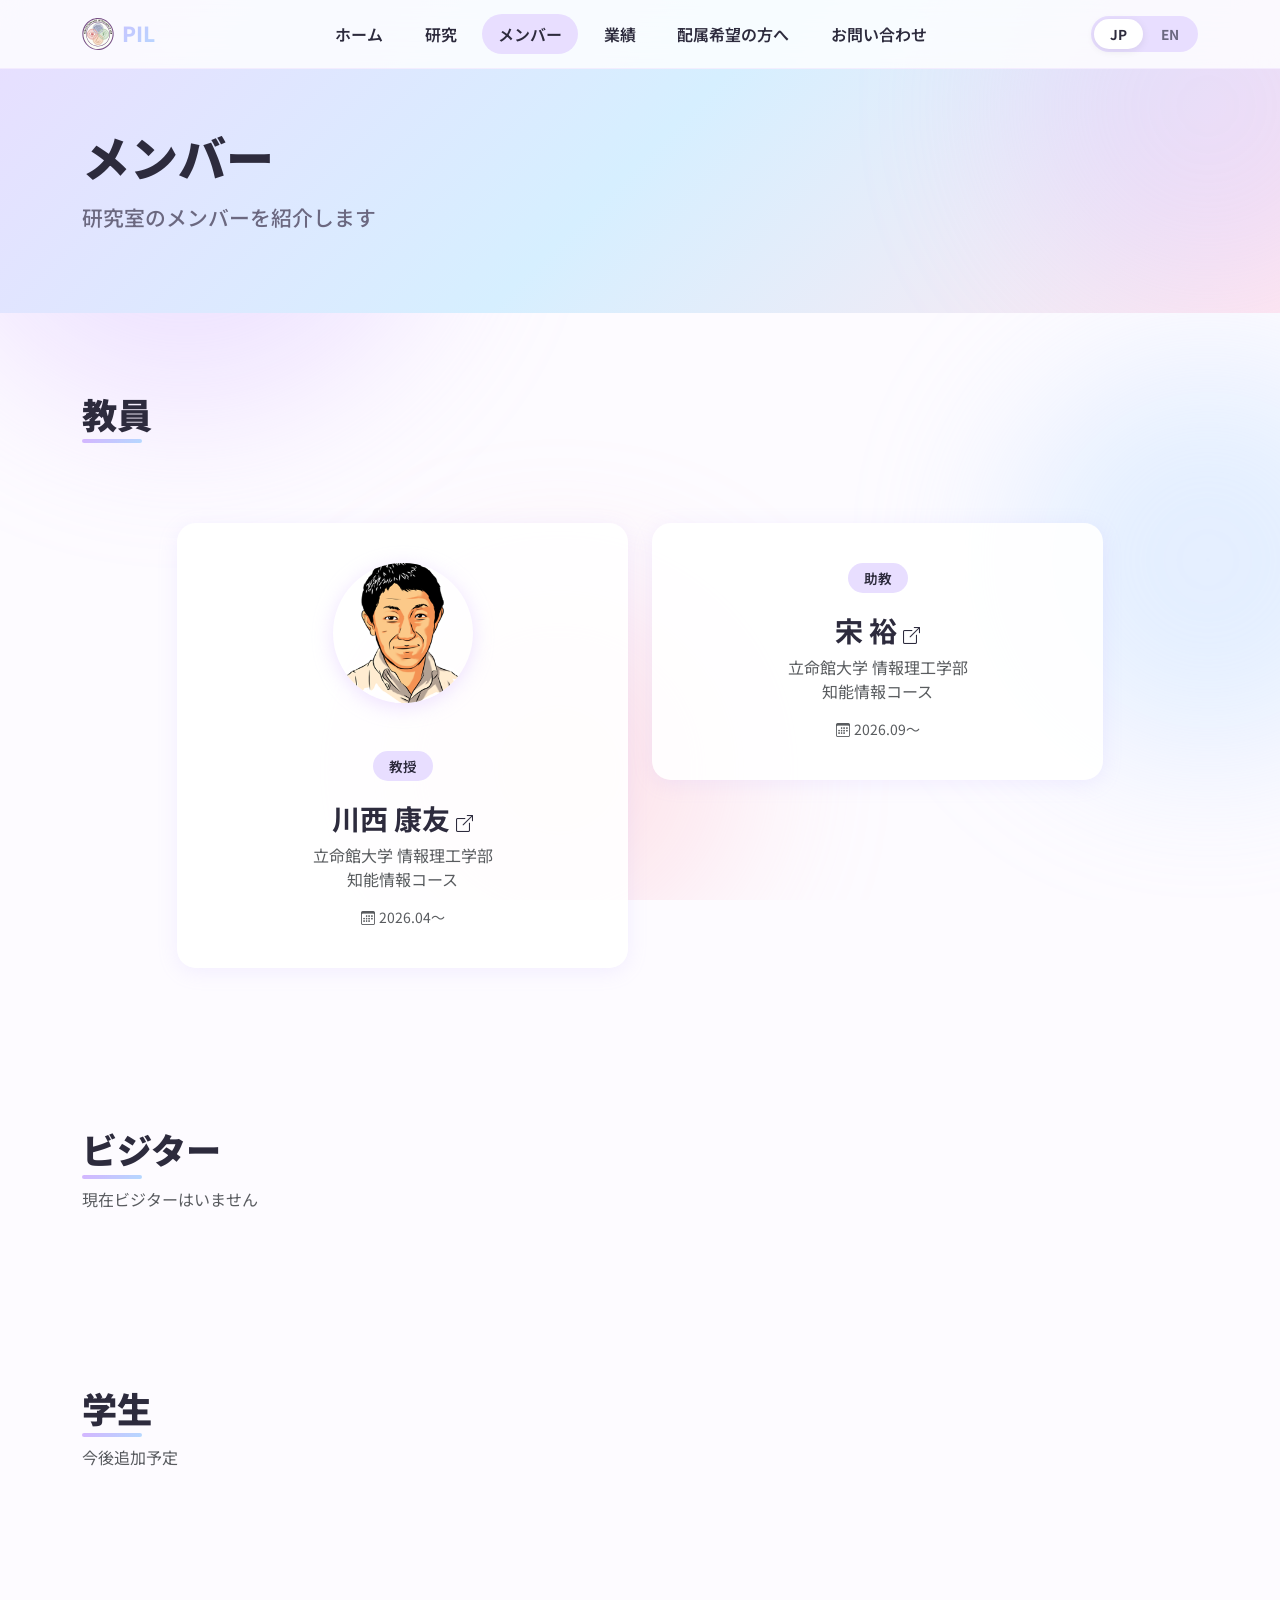
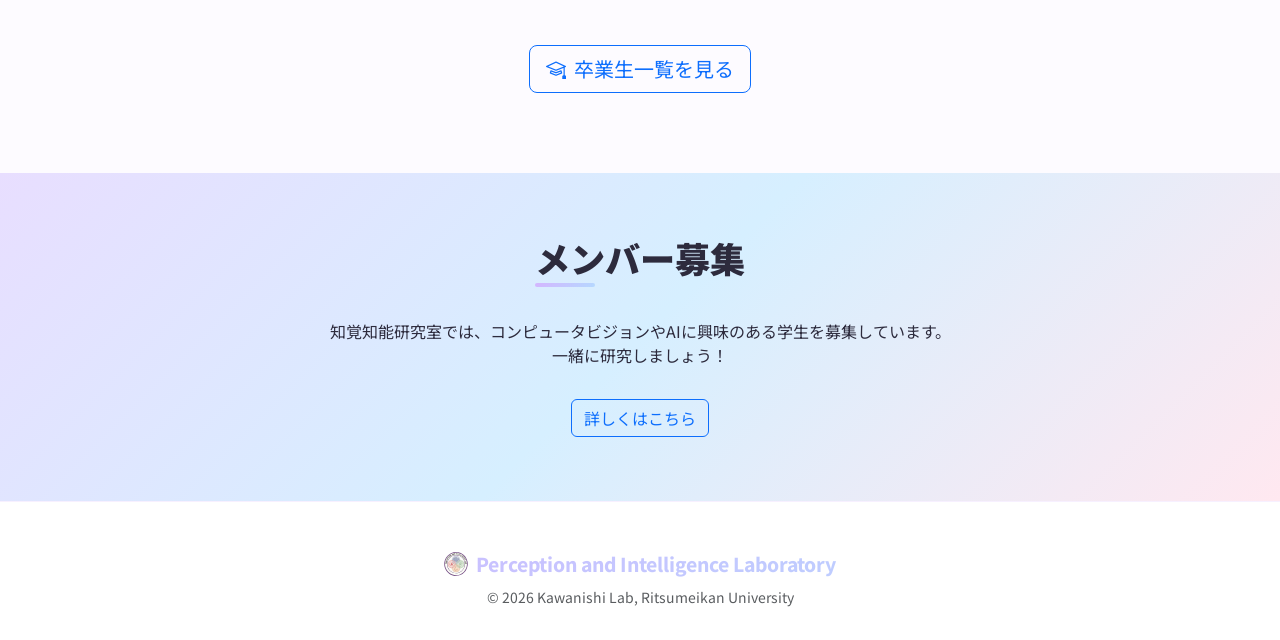
<file: members.html>
<!DOCTYPE html>
<html lang="ja">
<head>
  <meta charset="UTF-8">
  <meta name="viewport" content="width=device-width, initial-scale=1.0">
  <title data-ja="メンバー - 知覚知能研究室" data-en="Members - Perception and Intelligence Lab">メンバー - 知覚知能研究室</title>
  <meta name="description" content="知覚知能研究室（川西研究室）のメンバー紹介。" data-ja="知覚知能研究室（川西研究室）のメンバー紹介。" data-en="Members of Perception and Intelligence Laboratory (Kawanishi Lab), Ritsumeikan University.">
  <link rel="canonical" href="https://www.pil.ise.ritsumei.ac.jp/members.html">
  <link rel="alternate" hreflang="ja" href="https://www.pil.ise.ritsumei.ac.jp/members.html">
  <link rel="alternate" hreflang="en" href="https://www.pil.ise.ritsumei.ac.jp/en/members.html">
  <meta property="og:title" content="Members - Perception and Intelligence Lab">
  <meta property="og:description" content="Members of Perception and Intelligence Laboratory (Kawanishi Lab), Ritsumeikan University.">
  <meta property="og:url" content="https://www.pil.ise.ritsumei.ac.jp/members.html">
  <meta property="og:type" content="website">
  <meta property="og:site_name" content="Perception and Intelligence Laboratory">
  <meta property="og:image" content="https://www.pil.ise.ritsumei.ac.jp/img/og-image.png">
  <meta name="twitter:card" content="summary_large_image">
  <meta name="twitter:title" content="Members - Perception and Intelligence Lab">
  <meta name="twitter:description" content="Members of Perception and Intelligence Laboratory (Kawanishi Lab), Ritsumeikan University.">
  <meta name="twitter:image" content="https://www.pil.ise.ritsumei.ac.jp/img/og-image.png">
  <!-- Google tag (gtag.js) -->
  <script async src="https://www.googletagmanager.com/gtag/js?id=G-3G09NXXC9T"></script>
  <script>
    window.dataLayer = window.dataLayer || [];
    function gtag(){dataLayer.push(arguments);}
    gtag('js', new Date());

    gtag('config', 'G-3G09NXXC9T');
  </script>
  <link href="https://cdn.jsdelivr.net/npm/bootstrap@5.3.3/dist/css/bootstrap.min.css" rel="stylesheet">
  <link href="https://cdn.jsdelivr.net/npm/bootstrap-icons@1.11.3/font/bootstrap-icons.css" rel="stylesheet">
  <link href="https://fonts.googleapis.com/css2?family=Inter:wght@400;500;600;700;800;900&family=Noto+Sans+JP:wght@400;500;600;700;800;900&display=swap" rel="stylesheet">
  <link href="css/style.css" rel="stylesheet">
</head>
<body>

  <div class="blob-bg">
    <div class="blob blob-1"></div>
    <div class="blob blob-2"></div>
    <div class="blob blob-3"></div>
  </div>

  <!-- Navbar -->
  <nav class="navbar navbar-expand-lg fixed-top">
    <div class="container">
      <a class="navbar-brand d-flex align-items-center" href="index.html"><img src="img/logo.svg" alt="PIL Logo" width="32" height="32" class="me-2">PIL</a>
      <button class="navbar-toggler border-0" type="button" data-bs-toggle="collapse" data-bs-target="#navMain">
        <span class="navbar-toggler-icon"></span>
      </button>
      <div class="collapse navbar-collapse" id="navMain">
        <ul class="navbar-nav mx-auto">
          <li class="nav-item"><a class="nav-link" href="index.html" data-ja="ホーム" data-en="Home">ホーム</a></li>
          <li class="nav-item"><a class="nav-link" href="research.html" data-ja="研究" data-en="Research">研究</a></li>
          <li class="nav-item"><a class="nav-link active" href="members.html" data-ja="メンバー" data-en="Members">メンバー</a></li>
          <li class="nav-item"><a class="nav-link" href="publications.html" data-ja="業績" data-en="Publications">業績</a></li>
          <li class="nav-item"><a class="nav-link" href="join.html" data-ja="配属希望の方へ" data-en="Prospective Students">配属希望の方へ</a></li>
          <li class="nav-item"><a class="nav-link" href="contact.html" data-ja="お問い合わせ" data-en="Contact">お問い合わせ</a></li>
        </ul>
        <div class="lang-toggle">
          <button class="btn active" data-lang="ja">JP</button>
          <button class="btn" data-lang="en" onclick="window.location.href='en/members.html'">EN</button>
        </div>
      </div>
    </div>
  </nav>

  <!-- Page Header -->
  <section class="page-header">
    <div class="container position-relative" style="z-index:1;">
      <h1 class="hero-title fade-in-up" data-ja="メンバー" data-en="Members">メンバー</h1>
      <p class="hero-subtitle fade-in-up delay-1" data-lang-ja>研究室のメンバーを紹介します</p>
      <p class="hero-subtitle fade-in-up delay-1" data-lang-en style="display:none">Meet our lab members</p>
    </div>
  </section>

  <!-- Faculty -->
  <section class="section">
    <div class="container">
      <h2 class="section-title fade-in-up" data-ja="教員" data-en="Faculty">教員</h2>
      <p class="section-subtitle fade-in-up delay-1"></p>

      <div class="row g-4 justify-content-center mt-2">
        <div class="col-md-6 col-lg-5 fade-in-up delay-2">
          <div class="member-card">
            <img src="img/kawanishi.png" alt="川西 康友" class="member-photo" style="width: 140px; height: 140px; border-radius: 50%; object-fit: cover; box-shadow: 0 4px 20px rgba(212, 181, 255, 0.4); display: block; margin: 0 auto 1.5rem;">
            <br>
            <span class="member-role" data-ja="教授" data-en="Professor">教授</span>
            <h3 class="mt-2" data-lang-ja><a href="https://yasutomo57jp.github.io/index.html" class="text-decoration-none" style="color: inherit;">川西 康友 <i class="bi bi-box-arrow-up-right" style="font-size: 0.6em;"></i></a></h3>
            <h3 class="mt-2" data-lang-en style="display:none"><a href="https://yasutomo57jp.github.io/en/index.html" class="text-decoration-none" style="color: inherit;">Yasutomo Kawanishi <i class="bi bi-box-arrow-up-right" style="font-size: 0.6em;"></i></a></h3>
            <p class="text-muted" data-lang-ja><a href="https://www.ritsumei.ac.jp/" class="text-decoration-none" style="color: inherit;">立命館大学</a> <a href="https://www.ritsumei.ac.jp/ise/" class="text-decoration-none" style="color: inherit;">情報理工学部</a><br><a href="https://www.ai.ise.ritsumei.ac.jp/" class="text-decoration-none" style="color: inherit;">知能情報コース</a></p>
            <p class="text-muted" data-lang-en style="display:none"><a href="https://en.ritsumei.ac.jp/ise/" class="text-decoration-none" style="color: inherit;">College of Information Science and Engineering</a><br><a href="https://en.ritsumei.ac.jp/" class="text-decoration-none" style="color: inherit;">Ritsumeikan University</a></p>
            <p class="text-muted small mb-0"><i class="bi bi-calendar3 me-1"></i>2026.04〜</p>
          </div>
        </div>
        <div class="col-md-6 col-lg-5 fade-in-up delay-2">
          <div class="member-card">
            <span class="member-role" data-ja="助教" data-en="Assistant Professor">助教</span>
            <h3 class="mt-2" data-lang-ja><a href="https://www.ritsumei.ac.jp/ise/teacher/detail/?id=265" class="text-decoration-none" style="color: inherit;">宋 裕 <i class="bi bi-box-arrow-up-right" style="font-size: 0.6em;"></i></a></h3>
            <h3 class="mt-2" data-lang-en style="display:none"><a href="https://en.ritsumei.ac.jp/ise/teacher/detail/?id=152" class="text-decoration-none" style="color: inherit;">Yu Song <i class="bi bi-box-arrow-up-right" style="font-size: 0.6em;"></i></a></h3>
            <p class="text-muted" data-lang-ja><a href="https://www.ritsumei.ac.jp/" class="text-decoration-none" style="color: inherit;">立命館大学</a> <a href="https://www.ritsumei.ac.jp/ise/" class="text-decoration-none" style="color: inherit;">情報理工学部</a><br><a href="https://www.ai.ise.ritsumei.ac.jp/" class="text-decoration-none" style="color: inherit;">知能情報コース</a></p>
            <p class="text-muted" data-lang-en style="display:none"><a href="https://en.ritsumei.ac.jp/ise/" class="text-decoration-none" style="color: inherit;">College of Information Science and Engineering</a><br><a href="https://en.ritsumei.ac.jp/" class="text-decoration-none" style="color: inherit;">Ritsumeikan University</a></p>
            <p class="text-muted small mb-0"><i class="bi bi-calendar3 me-1"></i>2026.09〜</p>
          </div>
        </div>
      </div>
    </div>
  </section>

  <!-- Visitors -->
  <section class="section">
    <div class="container">
      <h2 class="section-title fade-in-up" data-ja="ビジター" data-en="Visitors">ビジター</h2>
      <p class="fade-in-up delay-1 text-muted" data-lang-ja>現在ビジターはいません</p>
      <p class="fade-in-up delay-1 text-muted" data-lang-en style="display:none">No current visitors</p>
    </div>
  </section>

  <!-- Students -->
  <section class="section">
    <div class="container">
      <h2 class="section-title fade-in-up" data-ja="学生" data-en="Students">学生</h2>
      <p class="fade-in-up delay-1 text-muted" data-lang-ja>今後追加予定</p>
      <p class="fade-in-up delay-1 text-muted" data-lang-en style="display:none">Coming soon</p>
    </div>
  </section>

  <!-- Alumni Link -->
  <section class="section">
    <div class="container text-center fade-in-up">
      <a href="alumni.html" class="btn btn-outline-primary btn-lg" data-lang-ja>
        <i class="bi bi-mortarboard me-2"></i>卒業生一覧を見る
      </a>
      <a href="alumni.html" class="btn btn-outline-primary btn-lg" data-lang-en style="display:none">
        <i class="bi bi-mortarboard me-2"></i>View Alumni
      </a>
    </div>
  </section>

  <!-- Join Us Section -->
  <section class="section" style="background: var(--gradient-hero); padding: 4rem 0;">
    <div class="container text-center">
      <h2 class="section-title fade-in-up" data-ja="メンバー募集" data-en="Join Us">メンバー募集</h2>
      <div class="mt-4">
        <p class="fade-in-up delay-1" data-lang-ja>
          知覚知能研究室では、コンピュータビジョンやAIに興味のある学生を募集しています。<br>
          一緒に研究しましょう！
        </p>
        <p class="fade-in-up delay-1" data-lang-en style="display:none">
          We are looking for students interested in computer vision and AI.<br>
          Let's do research together!
        </p>
        <a href="join.html" class="btn btn-outline-primary mt-3 fade-in-up delay-2" data-ja="詳しくはこちら" data-en="Learn More">詳しくはこちら</a>
      </div>
    </div>
  </section>

  <!-- Footer -->
  <footer class="footer">
    <div class="container text-center">
      <p class="footer-brand mb-2"><img src="img/logo.svg" alt="PIL" width="24" height="24" class="me-1" style="vertical-align: -4px;"> Perception and Intelligence Laboratory</p>
      <p class="text-muted small mb-0">&copy; 2026 Kawanishi Lab, Ritsumeikan University</p>
    </div>
  </footer>

  <script src="https://cdn.jsdelivr.net/npm/bootstrap@5.3.3/dist/js/bootstrap.bundle.min.js"></script>
  <script src="js/lang.js"></script>
</body>
</html>
</file>
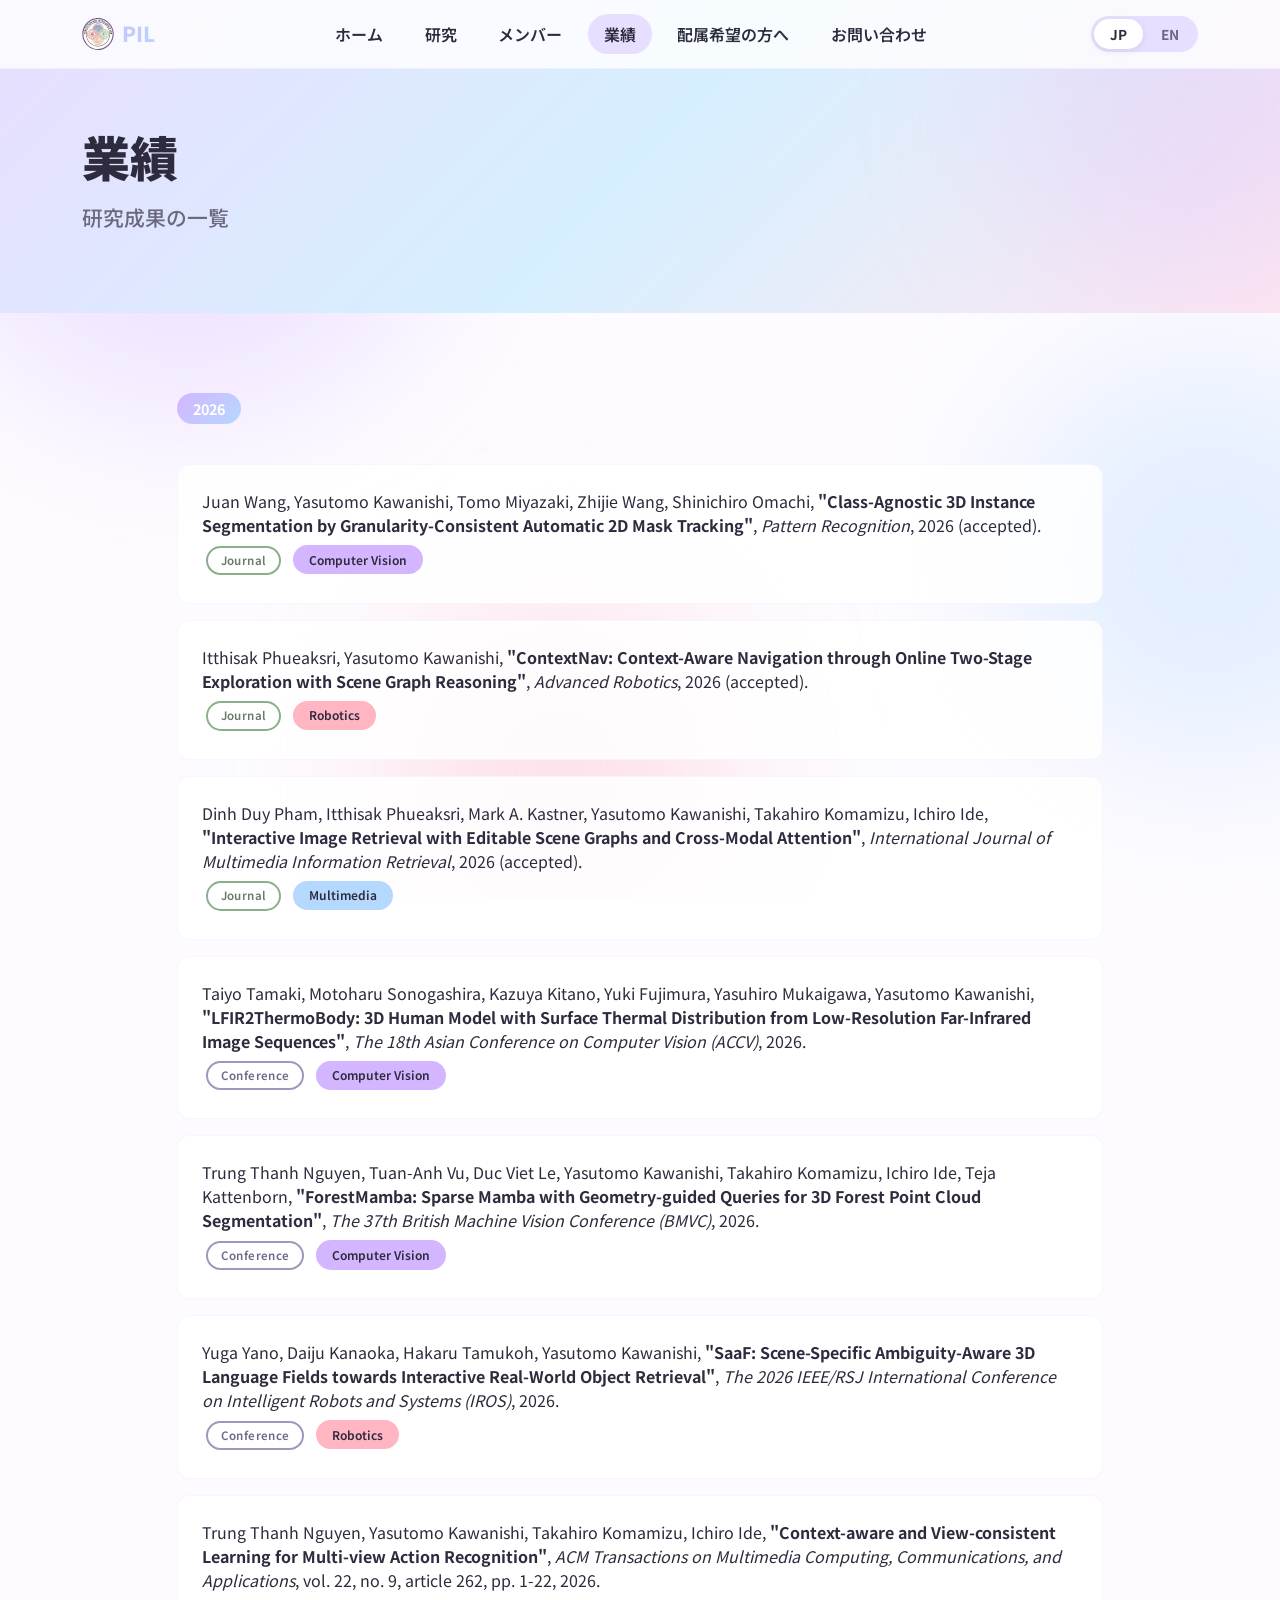
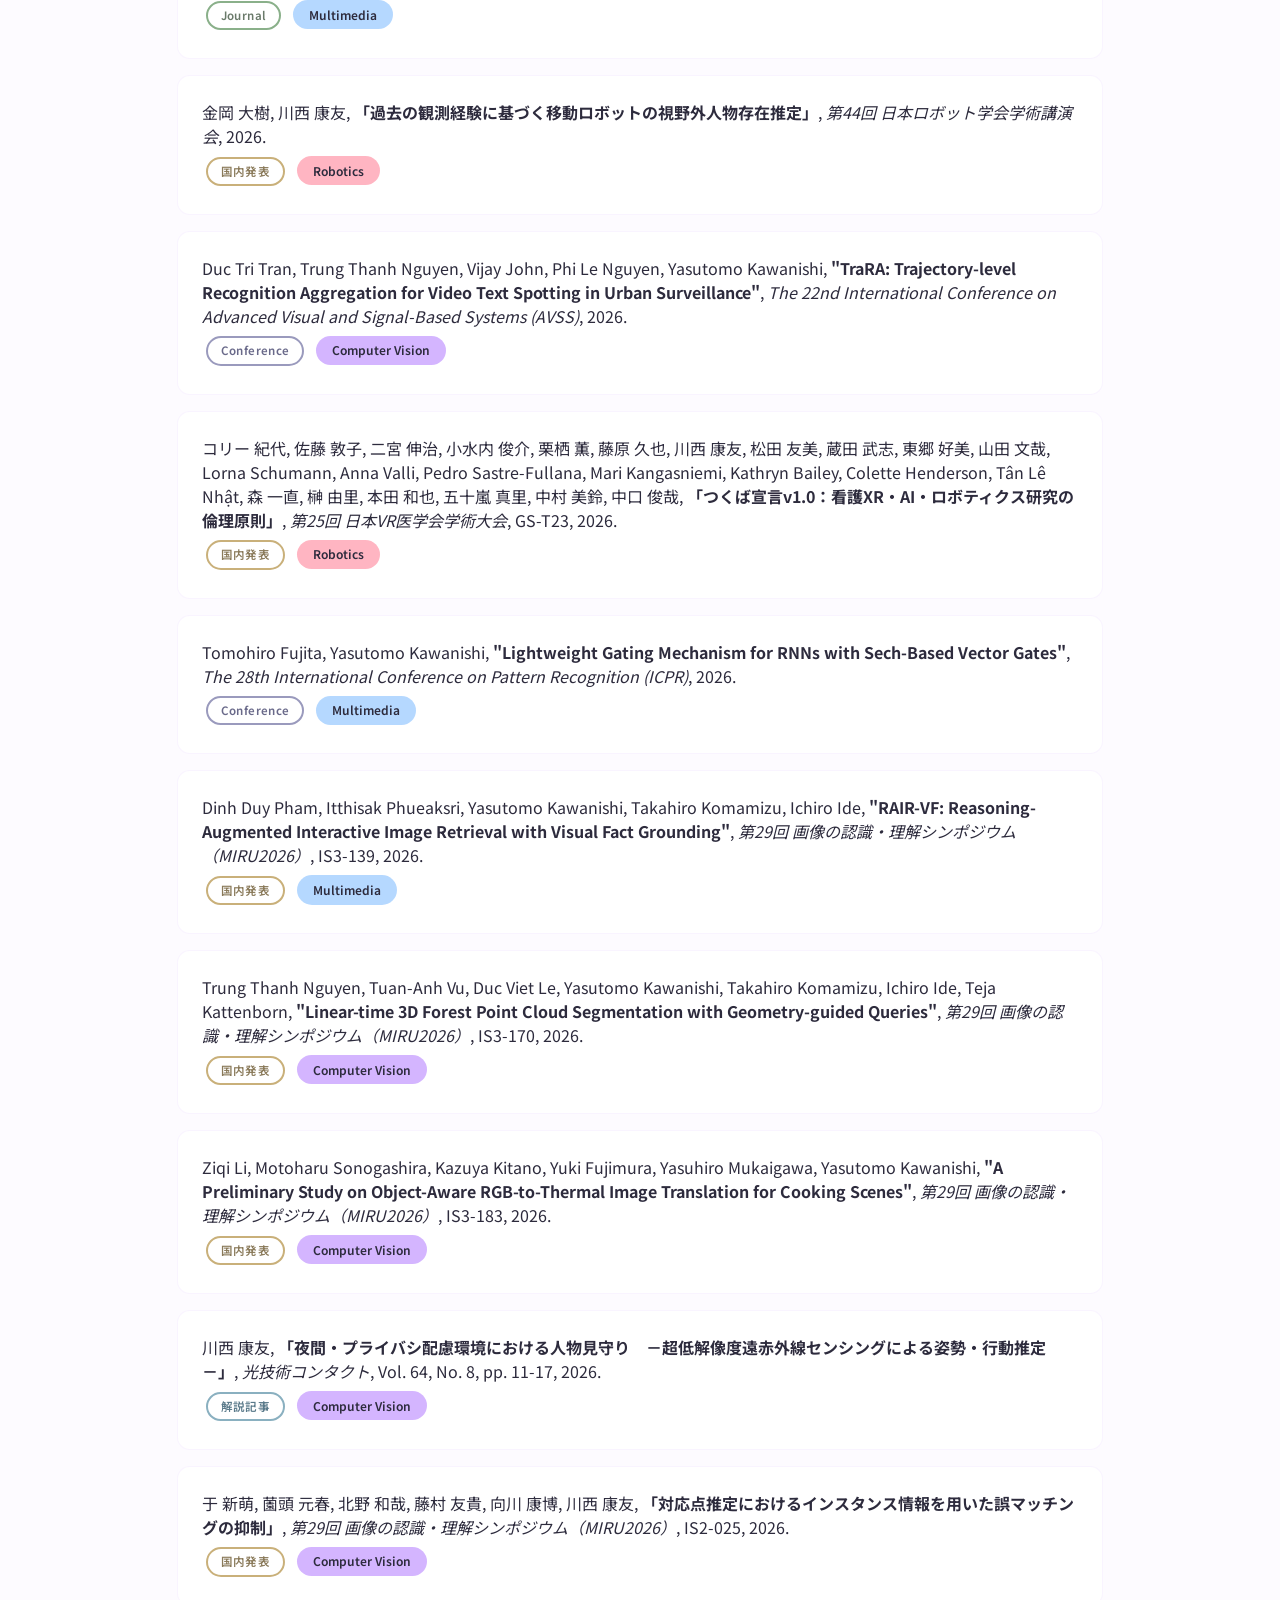
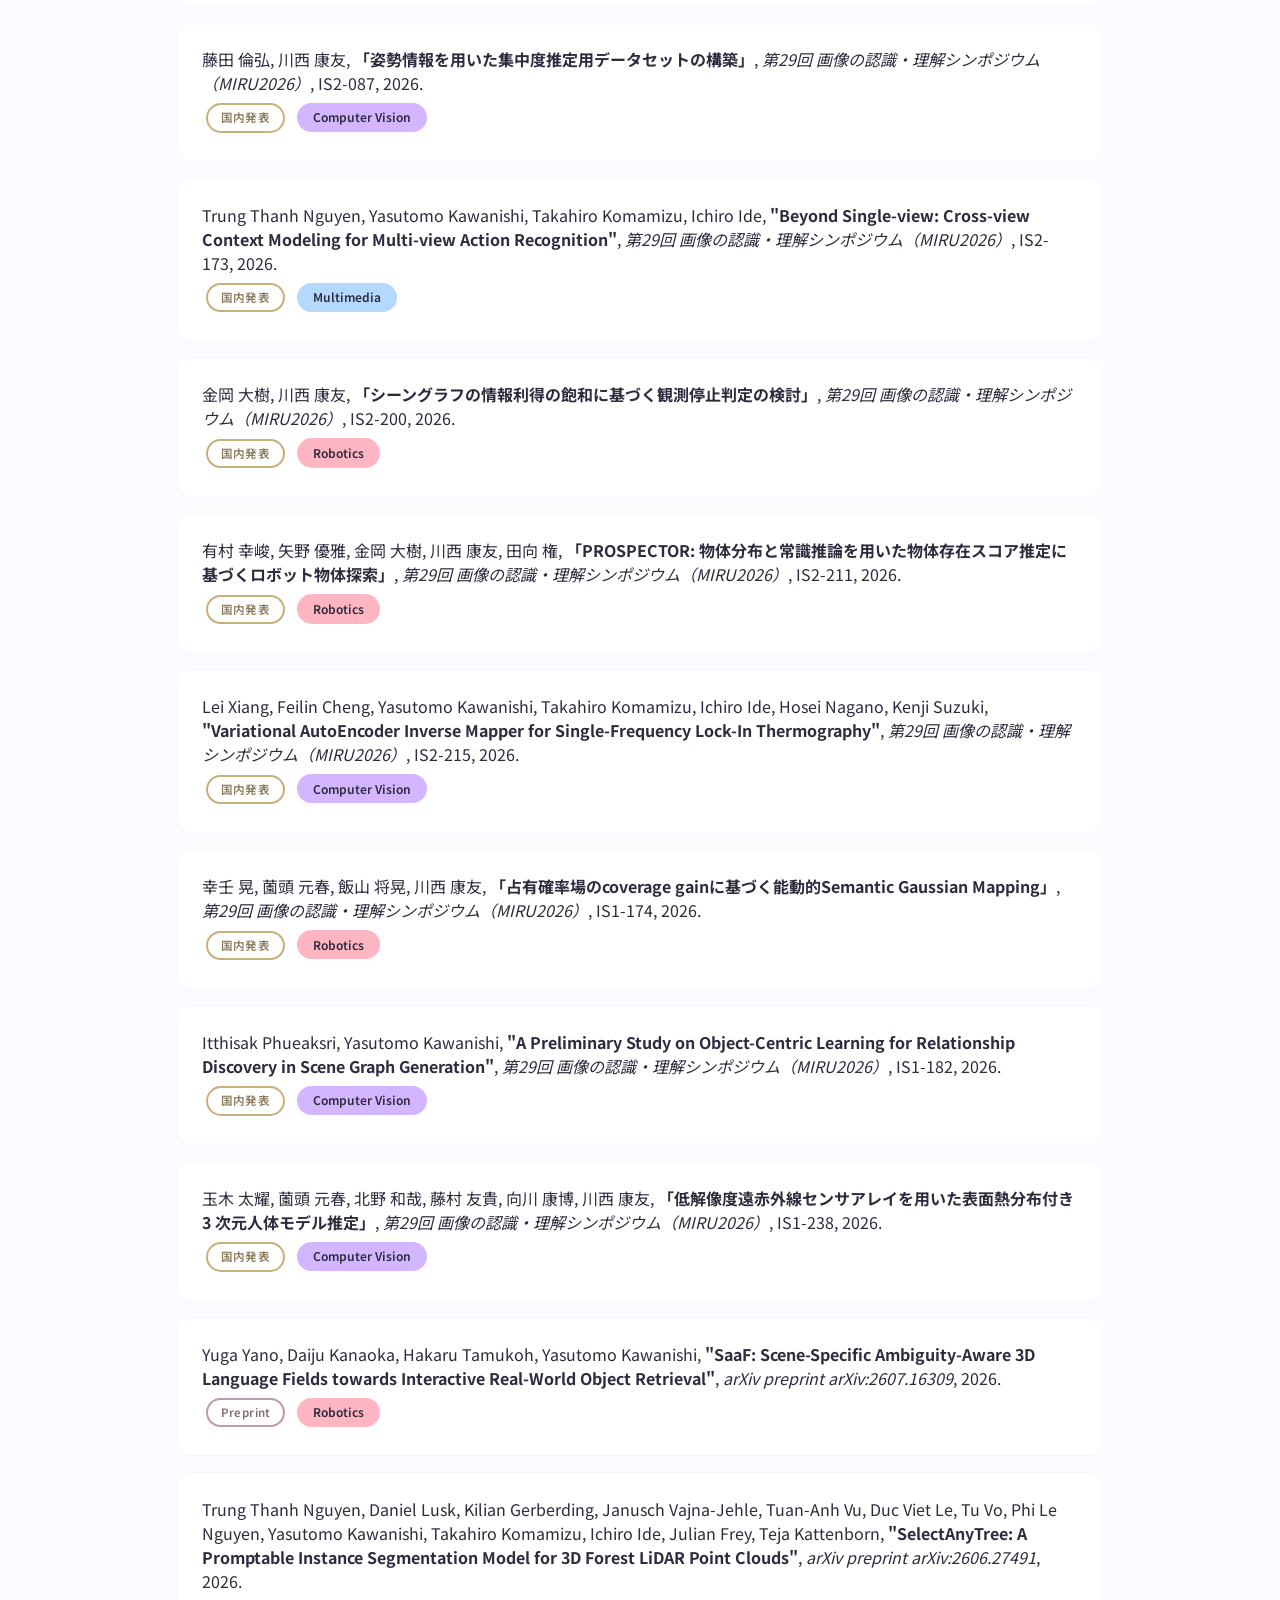
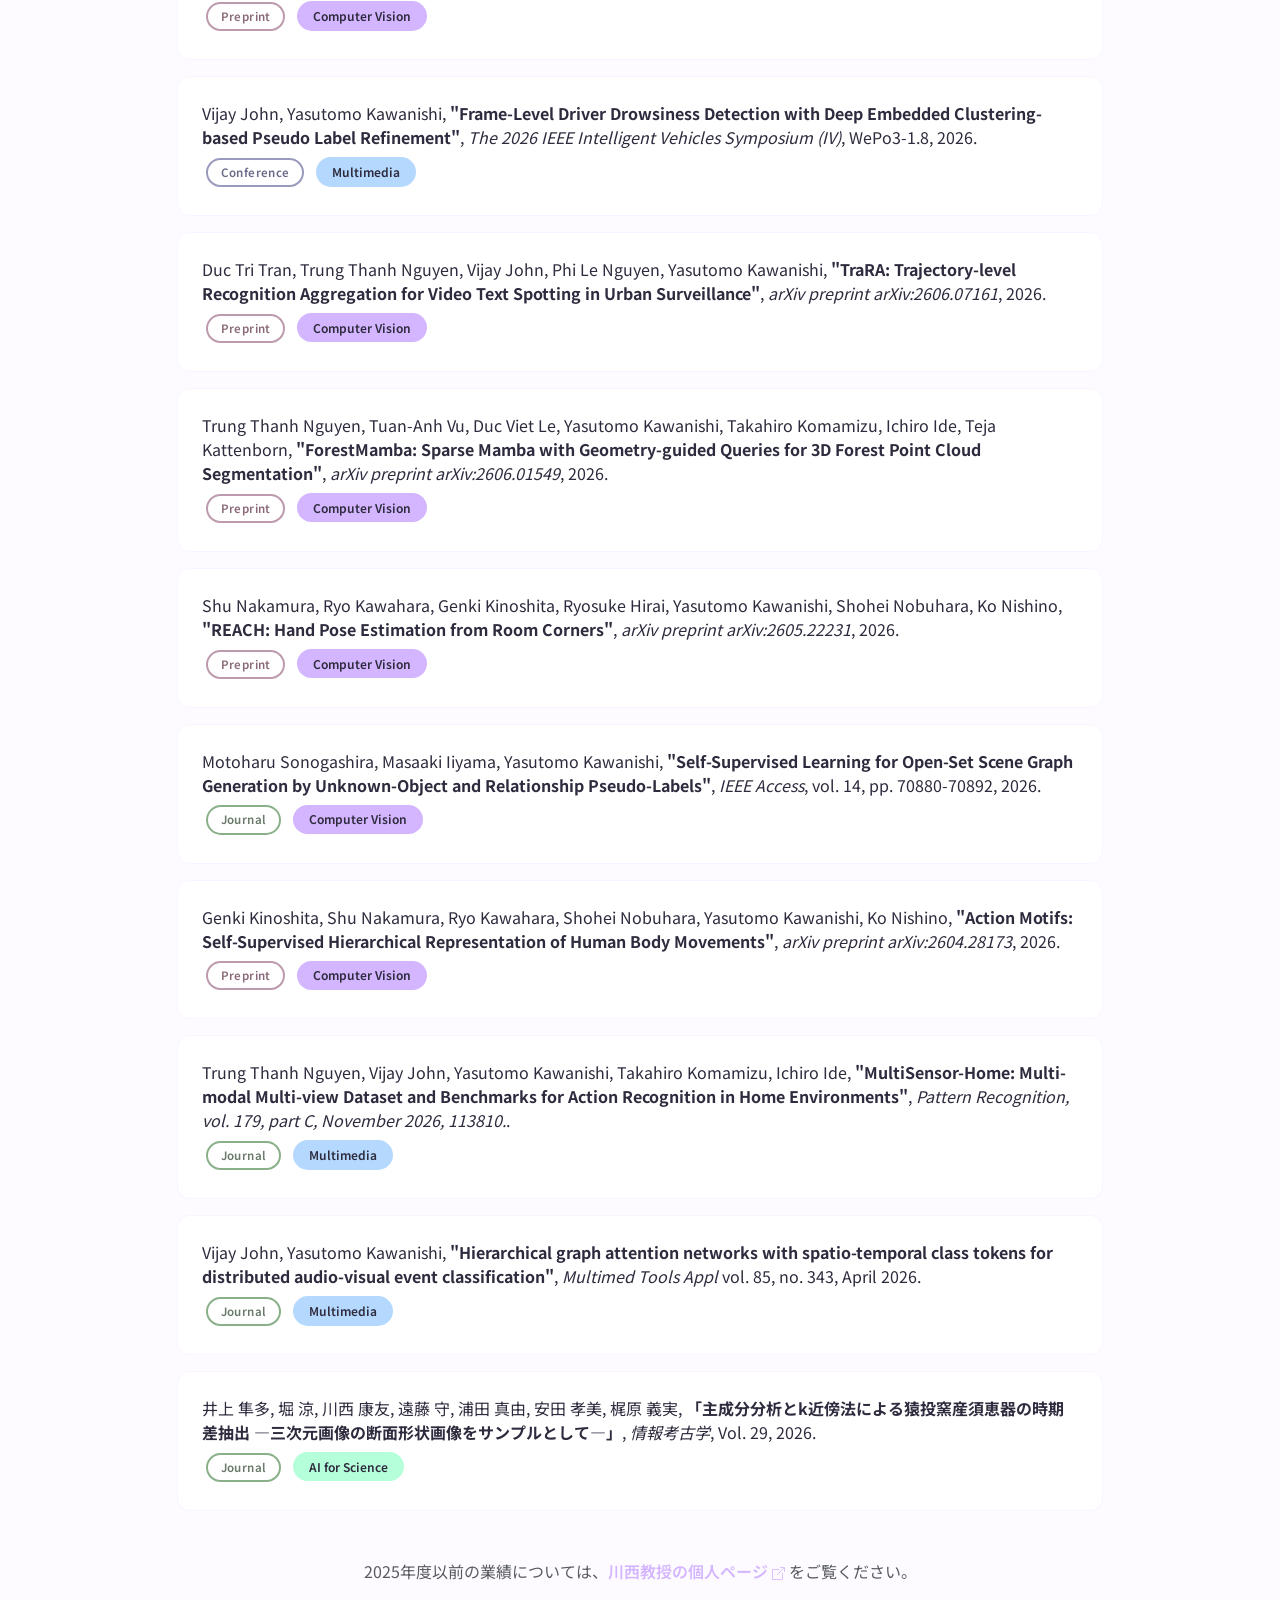
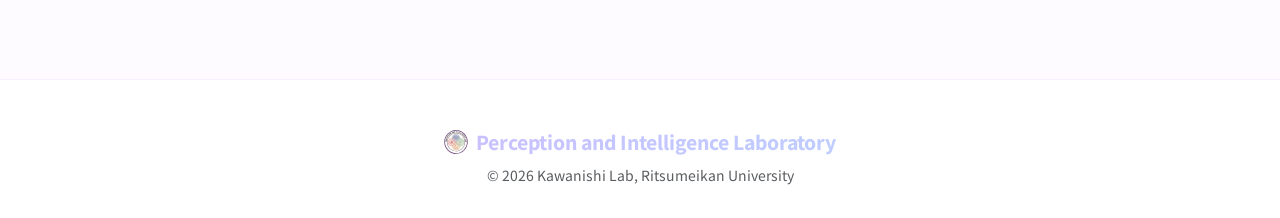
<file: publications.html>
<!DOCTYPE html>
<html lang="ja">
<head>
  <meta charset="UTF-8">
  <meta name="viewport" content="width=device-width, initial-scale=1.0">
  <title data-ja="業績 - 知覚知能研究室" data-en="Publications - Perception and Intelligence Lab">業績 - 知覚知能研究室</title>
  <meta name="description" content="知覚知能研究室の研究業績一覧。" data-ja="知覚知能研究室の研究業績一覧。" data-en="Publications from Perception and Intelligence Laboratory (Kawanishi Lab), Ritsumeikan University.">
  <link rel="canonical" href="https://www.pil.ise.ritsumei.ac.jp/publications.html">
  <link rel="alternate" hreflang="ja" href="https://www.pil.ise.ritsumei.ac.jp/publications.html">
  <link rel="alternate" hreflang="en" href="https://www.pil.ise.ritsumei.ac.jp/en/publications.html">
  <meta property="og:title" content="Publications - Perception and Intelligence Lab">
  <meta property="og:description" content="Publications from Perception and Intelligence Laboratory (Kawanishi Lab), Ritsumeikan University.">
  <meta property="og:url" content="https://www.pil.ise.ritsumei.ac.jp/publications.html">
  <meta property="og:type" content="website">
  <meta property="og:site_name" content="Perception and Intelligence Laboratory">
  <meta property="og:image" content="https://www.pil.ise.ritsumei.ac.jp/img/og-image.png">
  <meta name="twitter:card" content="summary_large_image">
  <meta name="twitter:title" content="Publications - Perception and Intelligence Lab">
  <meta name="twitter:description" content="Publications from Perception and Intelligence Laboratory (Kawanishi Lab), Ritsumeikan University.">
  <meta name="twitter:image" content="https://www.pil.ise.ritsumei.ac.jp/img/og-image.png">
  <!-- Google tag (gtag.js) -->
  <script async src="https://www.googletagmanager.com/gtag/js?id=G-3G09NXXC9T"></script>
  <script>
    window.dataLayer = window.dataLayer || [];
    function gtag(){dataLayer.push(arguments);}
    gtag('js', new Date());

    gtag('config', 'G-3G09NXXC9T');
  </script>
  <link href="https://cdn.jsdelivr.net/npm/bootstrap@5.3.3/dist/css/bootstrap.min.css" rel="stylesheet">
  <link href="https://cdn.jsdelivr.net/npm/bootstrap-icons@1.11.3/font/bootstrap-icons.css" rel="stylesheet">
  <link href="https://fonts.googleapis.com/css2?family=Inter:wght@400;500;600;700;800;900&family=Noto+Sans+JP:wght@400;500;600;700;800;900&display=swap" rel="stylesheet">
  <link href="css/style.css" rel="stylesheet">
</head>
<body>

  <div class="blob-bg">
    <div class="blob blob-1"></div>
    <div class="blob blob-2"></div>
    <div class="blob blob-3"></div>
  </div>

  <!-- Navbar -->
  <nav class="navbar navbar-expand-lg fixed-top">
    <div class="container">
      <a class="navbar-brand d-flex align-items-center" href="index.html"><img src="img/logo.svg" alt="PIL Logo" width="32" height="32" class="me-2">PIL</a>
      <button class="navbar-toggler border-0" type="button" data-bs-toggle="collapse" data-bs-target="#navMain">
        <span class="navbar-toggler-icon"></span>
      </button>
      <div class="collapse navbar-collapse" id="navMain">
        <ul class="navbar-nav mx-auto">
          <li class="nav-item"><a class="nav-link" href="index.html" data-ja="ホーム" data-en="Home">ホーム</a></li>
          <li class="nav-item"><a class="nav-link" href="research.html" data-ja="研究" data-en="Research">研究</a></li>
          <li class="nav-item"><a class="nav-link" href="members.html" data-ja="メンバー" data-en="Members">メンバー</a></li>
          <li class="nav-item"><a class="nav-link active" href="publications.html" data-ja="業績" data-en="Publications">業績</a></li>
          <li class="nav-item"><a class="nav-link" href="join.html" data-ja="配属希望の方へ" data-en="Prospective Students">配属希望の方へ</a></li>
          <li class="nav-item"><a class="nav-link" href="contact.html" data-ja="お問い合わせ" data-en="Contact">お問い合わせ</a></li>
        </ul>
        <div class="lang-toggle">
          <button class="btn active" data-lang="ja">JP</button>
          <button class="btn" data-lang="en" onclick="window.location.href='en/publications.html'">EN</button>
        </div>
      </div>
    </div>
  </nav>

  <!-- Page Header -->
  <section class="page-header">
    <div class="container position-relative" style="z-index:1;">
      <h1 class="hero-title fade-in-up" data-ja="業績" data-en="Publications">業績</h1>
      <p class="hero-subtitle fade-in-up delay-1" data-lang-ja>研究成果の一覧</p>
      <p class="hero-subtitle fade-in-up delay-1" data-lang-en style="display:none">List of research publications</p>
    </div>
  </section>

  <!-- Publications -->
  <section class="section">
    <div class="container">
      <div class="row justify-content-center">
        <div class="col-lg-10">

          <!-- 2026 -->
          <div class="mb-4 fade-in-up">
            <span class="pub-year-badge">2026</span>
          </div>

          <div class="pub-item fade-in-up delay-1">
            <p class="mb-1">
              Juan Wang, Yasutomo Kawanishi, Tomo Miyazaki, Zhijie Wang, Shinichiro Omachi,
              <strong>"Class-Agnostic 3D Instance Segmentation by Granularity-Consistent Automatic 2D Mask Tracking"</strong>,
              <em>Pattern Recognition</em>, 2026 (accepted).
            </p>
            <span class="pub-type-tag type-journal">Journal</span>
            <span class="pop-tag tag-purple" style="font-size:0.75rem;">Computer Vision</span>
          </div>

          <div class="pub-item fade-in-up delay-1">
            <p class="mb-1">
              Itthisak Phueaksri, Yasutomo Kawanishi,
              <strong>"ContextNav: Context-Aware Navigation through Online Two-Stage Exploration with Scene Graph Reasoning"</strong>,
              <em>Advanced Robotics</em>, 2026 (accepted).
            </p>
            <span class="pub-type-tag type-journal">Journal</span>
            <span class="pop-tag tag-pink" style="font-size:0.75rem;">Robotics</span>
          </div>

          <div class="pub-item fade-in-up delay-2">
            <p class="mb-1">
              Dinh Duy Pham, Itthisak Phueaksri, Mark A. Kastner, Yasutomo Kawanishi, Takahiro Komamizu, Ichiro Ide,
              <strong>"Interactive Image Retrieval with Editable Scene Graphs and Cross-Modal Attention"</strong>,
              <em>International Journal of Multimedia Information Retrieval</em>, 2026 (accepted).
            </p>
            <span class="pub-type-tag type-journal">Journal</span>
            <span class="pop-tag tag-blue" style="font-size:0.75rem;">Multimedia</span>
          </div>

          <div class="pub-item fade-in-up delay-1">
            <p class="mb-1">
              Taiyo Tamaki, Motoharu Sonogashira, Kazuya Kitano, Yuki Fujimura, Yasuhiro Mukaigawa, Yasutomo Kawanishi,
              <strong>"LFIR2ThermoBody: 3D Human Model with Surface Thermal Distribution from Low-Resolution Far-Infrared Image Sequences"</strong>,
              <em>The 18th Asian Conference on Computer Vision (ACCV)</em>, 2026.
            </p>
            <span class="pub-type-tag type-conference">Conference</span>
            <span class="pop-tag tag-purple" style="font-size:0.75rem;">Computer Vision</span>
          </div>

          <div class="pub-item fade-in-up delay-2">
            <p class="mb-1">
              Trung Thanh Nguyen, Tuan-Anh Vu, Duc Viet Le, Yasutomo Kawanishi, Takahiro Komamizu, Ichiro Ide, Teja Kattenborn,
              <strong>"ForestMamba: Sparse Mamba with Geometry-guided Queries for 3D Forest Point Cloud Segmentation"</strong>,
              <em>The 37th British Machine Vision Conference (BMVC)</em>, 2026.
            </p>
            <span class="pub-type-tag type-conference">Conference</span>
            <span class="pop-tag tag-purple" style="font-size:0.75rem;">Computer Vision</span>
          </div>

          <div class="pub-item fade-in-up delay-1">
            <p class="mb-1">
              Yuga Yano, Daiju Kanaoka, Hakaru Tamukoh, Yasutomo Kawanishi,
              <strong>"SaaF: Scene-Specific Ambiguity-Aware 3D Language Fields towards Interactive Real-World Object Retrieval"</strong>,
              <em>The 2026 IEEE/RSJ International Conference on Intelligent Robots and Systems (IROS)</em>, 2026.
            </p>
            <span class="pub-type-tag type-conference">Conference</span>
            <span class="pop-tag tag-pink" style="font-size:0.75rem;">Robotics</span>
          </div>

          <div class="pub-item fade-in-up delay-2">
            <p class="mb-1">
              Trung Thanh Nguyen, Yasutomo Kawanishi, Takahiro Komamizu, Ichiro Ide,
              <strong>"Context-aware and View-consistent Learning for Multi-view Action Recognition"</strong>,
              <em>ACM Transactions on Multimedia Computing, Communications, and Applications</em>, vol. 22, no. 9, article 262, pp. 1-22, 2026.
            </p>
            <span class="pub-type-tag type-journal">Journal</span>
            <span class="pop-tag tag-blue" style="font-size:0.75rem;">Multimedia</span>
          </div>

          <div class="pub-item fade-in-up delay-1">
            <p class="mb-1">
              金岡 大樹, 川西 康友,
              <strong>「過去の観測経験に基づく移動ロボットの視野外人物存在推定」</strong>,
              <em>第44回 日本ロボット学会学術講演会</em>, 2026.
            </p>
            <span class="pub-type-tag type-domestic">国内発表</span>
            <span class="pop-tag tag-pink" style="font-size:0.75rem;">Robotics</span>
          </div>

          <div class="pub-item fade-in-up delay-2">
            <p class="mb-1">
              Duc Tri Tran, Trung Thanh Nguyen, Vijay John, Phi Le Nguyen, Yasutomo Kawanishi,
              <strong>"TraRA: Trajectory-level Recognition Aggregation for Video Text Spotting in Urban Surveillance"</strong>,
              <em>The 22nd International Conference on Advanced Visual and Signal-Based Systems (AVSS)</em>, 2026.
            </p>
            <span class="pub-type-tag type-conference">Conference</span>
            <span class="pop-tag tag-purple" style="font-size:0.75rem;">Computer Vision</span>
          </div>

          <div class="pub-item fade-in-up delay-1">
            <p class="mb-1">
              コリー 紀代, 佐藤 敦子, 二宮 伸治, 小水内 俊介, 栗栖 薫, 藤原 久也, 川西 康友, 松田 友美, 蔵田 武志, 東郷 好美, 山田 文哉, Lorna Schumann, Anna Valli, Pedro Sastre-Fullana, Mari Kangasniemi, Kathryn Bailey, Colette Henderson, Tân Lê Nhật, 森 一直, 榊 由里, 本田 和也, 五十嵐 真里, 中村 美鈴, 中口 俊哉,
              <strong>「つくば宣言v1.0：看護XR・AI・ロボティクス研究の倫理原則」</strong>,
              <em>第25回 日本VR医学会学術大会</em>, GS-T23, 2026.
            </p>
            <span class="pub-type-tag type-domestic">国内発表</span>
            <span class="pop-tag tag-pink" style="font-size:0.75rem;">Robotics</span>
          </div>

          <div class="pub-item fade-in-up delay-2">
            <p class="mb-1">
              Tomohiro Fujita, Yasutomo Kawanishi,
              <strong>"Lightweight Gating Mechanism for RNNs with Sech-Based Vector Gates"</strong>,
              <em>The 28th International Conference on Pattern Recognition (ICPR)</em>, 2026.
            </p>
            <span class="pub-type-tag type-conference">Conference</span>
            <span class="pop-tag tag-blue" style="font-size:0.75rem;">Multimedia</span>
          </div>

          <div class="pub-item fade-in-up delay-1">
            <p class="mb-1">
              Dinh Duy Pham, Itthisak Phueaksri, Yasutomo Kawanishi, Takahiro Komamizu, Ichiro Ide,
              <strong>"RAIR-VF: Reasoning-Augmented Interactive Image Retrieval with Visual Fact Grounding"</strong>,
              <em>第29回 画像の認識・理解シンポジウム（MIRU2026）</em>, IS3-139, 2026.
            </p>
            <span class="pub-type-tag type-domestic">国内発表</span>
            <span class="pop-tag tag-blue" style="font-size:0.75rem;">Multimedia</span>
          </div>

          <div class="pub-item fade-in-up delay-2">
            <p class="mb-1">
              Trung Thanh Nguyen, Tuan-Anh Vu, Duc Viet Le, Yasutomo Kawanishi, Takahiro Komamizu, Ichiro Ide, Teja Kattenborn,
              <strong>"Linear-time 3D Forest Point Cloud Segmentation with Geometry-guided Queries"</strong>,
              <em>第29回 画像の認識・理解シンポジウム（MIRU2026）</em>, IS3-170, 2026.
            </p>
            <span class="pub-type-tag type-domestic">国内発表</span>
            <span class="pop-tag tag-purple" style="font-size:0.75rem;">Computer Vision</span>
          </div>

          <div class="pub-item fade-in-up delay-1">
            <p class="mb-1">
              Ziqi Li, Motoharu Sonogashira, Kazuya Kitano, Yuki Fujimura, Yasuhiro Mukaigawa, Yasutomo Kawanishi,
              <strong>"A Preliminary Study on Object-Aware RGB-to-Thermal Image Translation for Cooking Scenes"</strong>,
              <em>第29回 画像の認識・理解シンポジウム（MIRU2026）</em>, IS3-183, 2026.
            </p>
            <span class="pub-type-tag type-domestic">国内発表</span>
            <span class="pop-tag tag-purple" style="font-size:0.75rem;">Computer Vision</span>
          </div>

          <div class="pub-item fade-in-up delay-2">
            <p class="mb-1">
              川西 康友,
              <strong>「夜間・プライバシ配慮環境における人物見守り　－超低解像度遠赤外線センシングによる姿勢・行動推定－」</strong>,
              <em>光技術コンタクト</em>, Vol. 64, No. 8, pp. 11-17, 2026.
            </p>
            <span class="pub-type-tag type-article">解説記事</span>
            <span class="pop-tag tag-purple" style="font-size:0.75rem;">Computer Vision</span>
          </div>

          <div class="pub-item fade-in-up delay-1">
            <p class="mb-1">
              于 新萌, 薗頭 元春, 北野 和哉, 藤村 友貴, 向川 康博, 川西 康友,
              <strong>「対応点推定におけるインスタンス情報を用いた誤マッチングの抑制」</strong>,
              <em>第29回 画像の認識・理解シンポジウム（MIRU2026）</em>, IS2-025, 2026.
            </p>
            <span class="pub-type-tag type-domestic">国内発表</span>
            <span class="pop-tag tag-purple" style="font-size:0.75rem;">Computer Vision</span>
          </div>

          <div class="pub-item fade-in-up delay-2">
            <p class="mb-1">
              藤田 倫弘, 川西 康友,
              <strong>「姿勢情報を用いた集中度推定用データセットの構築」</strong>,
              <em>第29回 画像の認識・理解シンポジウム（MIRU2026）</em>, IS2-087, 2026.
            </p>
            <span class="pub-type-tag type-domestic">国内発表</span>
            <span class="pop-tag tag-purple" style="font-size:0.75rem;">Computer Vision</span>
          </div>

          <div class="pub-item fade-in-up delay-1">
            <p class="mb-1">
              Trung Thanh Nguyen, Yasutomo Kawanishi, Takahiro Komamizu, Ichiro Ide,
              <strong>"Beyond Single-view: Cross-view Context Modeling for Multi-view Action Recognition"</strong>,
              <em>第29回 画像の認識・理解シンポジウム（MIRU2026）</em>, IS2-173, 2026.
            </p>
            <span class="pub-type-tag type-domestic">国内発表</span>
            <span class="pop-tag tag-blue" style="font-size:0.75rem;">Multimedia</span>
          </div>

          <div class="pub-item fade-in-up delay-2">
            <p class="mb-1">
              金岡 大樹, 川西 康友,
              <strong>「シーングラフの情報利得の飽和に基づく観測停止判定の検討」</strong>,
              <em>第29回 画像の認識・理解シンポジウム（MIRU2026）</em>, IS2-200, 2026.
            </p>
            <span class="pub-type-tag type-domestic">国内発表</span>
            <span class="pop-tag tag-pink" style="font-size:0.75rem;">Robotics</span>
          </div>

          <div class="pub-item fade-in-up delay-1">
            <p class="mb-1">
              有村 幸峻, 矢野 優雅, 金岡 大樹, 川西 康友, 田向 権,
              <strong>「PROSPECTOR: 物体分布と常識推論を用いた物体存在スコア推定に基づくロボット物体探索」</strong>,
              <em>第29回 画像の認識・理解シンポジウム（MIRU2026）</em>, IS2-211, 2026.
            </p>
            <span class="pub-type-tag type-domestic">国内発表</span>
            <span class="pop-tag tag-pink" style="font-size:0.75rem;">Robotics</span>
          </div>

          <div class="pub-item fade-in-up delay-2">
            <p class="mb-1">
              Lei Xiang, Feilin Cheng, Yasutomo Kawanishi, Takahiro Komamizu, Ichiro Ide, Hosei Nagano, Kenji Suzuki,
              <strong>"Variational AutoEncoder Inverse Mapper for Single-Frequency Lock-In Thermography"</strong>,
              <em>第29回 画像の認識・理解シンポジウム（MIRU2026）</em>, IS2-215, 2026.
            </p>
            <span class="pub-type-tag type-domestic">国内発表</span>
            <span class="pop-tag tag-purple" style="font-size:0.75rem;">Computer Vision</span>
          </div>

          <div class="pub-item fade-in-up delay-1">
            <p class="mb-1">
              幸壬 晃, 薗頭 元春, 飯山 将晃, 川西 康友,
              <strong>「占有確率場のcoverage gainに基づく能動的Semantic Gaussian Mapping」</strong>,
              <em>第29回 画像の認識・理解シンポジウム（MIRU2026）</em>, IS1-174, 2026.
            </p>
            <span class="pub-type-tag type-domestic">国内発表</span>
            <span class="pop-tag tag-pink" style="font-size:0.75rem;">Robotics</span>
          </div>

          <div class="pub-item fade-in-up delay-2">
            <p class="mb-1">
              Itthisak Phueaksri, Yasutomo Kawanishi,
              <strong>"A Preliminary Study on Object-Centric Learning for Relationship Discovery in Scene Graph Generation"</strong>,
              <em>第29回 画像の認識・理解シンポジウム（MIRU2026）</em>, IS1-182, 2026.
            </p>
            <span class="pub-type-tag type-domestic">国内発表</span>
            <span class="pop-tag tag-purple" style="font-size:0.75rem;">Computer Vision</span>
          </div>

          <div class="pub-item fade-in-up delay-1">
            <p class="mb-1">
              玉木 太耀, 薗頭 元春, 北野 和哉, 藤村 友貴, 向川 康博, 川西 康友,
              <strong>「低解像度遠赤外線センサアレイを用いた表面熱分布付き 3 次元人体モデル推定」</strong>,
              <em>第29回 画像の認識・理解シンポジウム（MIRU2026）</em>, IS1-238, 2026.
            </p>
            <span class="pub-type-tag type-domestic">国内発表</span>
            <span class="pop-tag tag-purple" style="font-size:0.75rem;">Computer Vision</span>
          </div>

          <div class="pub-item fade-in-up delay-2">
            <p class="mb-1">
              Yuga Yano, Daiju Kanaoka, Hakaru Tamukoh, Yasutomo Kawanishi,
              <strong>"SaaF: Scene-Specific Ambiguity-Aware 3D Language Fields towards Interactive Real-World Object Retrieval"</strong>,
              <em>arXiv preprint arXiv:2607.16309</em>, 2026.
            </p>
            <span class="pub-type-tag type-preprint">Preprint</span>
            <span class="pop-tag tag-pink" style="font-size:0.75rem;">Robotics</span>
          </div>

          <div class="pub-item fade-in-up delay-1">
            <p class="mb-1">
              Trung Thanh Nguyen, Daniel Lusk, Kilian Gerberding, Janusch Vajna-Jehle, Tuan-Anh Vu, Duc Viet Le, Tu Vo, Phi Le Nguyen, Yasutomo Kawanishi, Takahiro Komamizu, Ichiro Ide, Julian Frey, Teja Kattenborn,
              <strong>"SelectAnyTree: A Promptable Instance Segmentation Model for 3D Forest LiDAR Point Clouds"</strong>,
              <em>arXiv preprint arXiv:2606.27491</em>, 2026.
            </p>
            <span class="pub-type-tag type-preprint">Preprint</span>
            <span class="pop-tag tag-purple" style="font-size:0.75rem;">Computer Vision</span>
          </div>

          <div class="pub-item fade-in-up delay-2">
            <p class="mb-1">
              Vijay John, Yasutomo Kawanishi,
              <strong>"Frame-Level Driver Drowsiness Detection with Deep Embedded Clustering-based Pseudo Label Refinement"</strong>,
              <em>The 2026 IEEE Intelligent Vehicles Symposium (IV)</em>, WePo3-1.8, 2026.
            </p>
            <span class="pub-type-tag type-conference">Conference</span>
            <span class="pop-tag tag-blue" style="font-size:0.75rem;">Multimedia</span>
          </div>

          <div class="pub-item fade-in-up delay-1">
            <p class="mb-1">
              Duc Tri Tran, Trung Thanh Nguyen, Vijay John, Phi Le Nguyen, Yasutomo Kawanishi,
              <strong>"TraRA: Trajectory-level Recognition Aggregation for Video Text Spotting in Urban Surveillance"</strong>,
              <em>arXiv preprint arXiv:2606.07161</em>, 2026.
            </p>
            <span class="pub-type-tag type-preprint">Preprint</span>
            <span class="pop-tag tag-purple" style="font-size:0.75rem;">Computer Vision</span>
          </div>

          <div class="pub-item fade-in-up delay-2">
            <p class="mb-1">
              Trung Thanh Nguyen, Tuan-Anh Vu, Duc Viet Le, Yasutomo Kawanishi, Takahiro Komamizu, Ichiro Ide, Teja Kattenborn,
              <strong>"ForestMamba: Sparse Mamba with Geometry-guided Queries for 3D Forest Point Cloud Segmentation"</strong>,
              <em>arXiv preprint arXiv:2606.01549</em>, 2026.
            </p>
            <span class="pub-type-tag type-preprint">Preprint</span>
            <span class="pop-tag tag-purple" style="font-size:0.75rem;">Computer Vision</span>
          </div>

          <div class="pub-item fade-in-up delay-1">
            <p class="mb-1">
              Shu Nakamura, Ryo Kawahara, Genki Kinoshita, Ryosuke Hirai, Yasutomo Kawanishi, Shohei Nobuhara, Ko Nishino,
              <strong>"REACH: Hand Pose Estimation from Room Corners"</strong>,
              <em>arXiv preprint arXiv:2605.22231</em>, 2026.
            </p>
            <span class="pub-type-tag type-preprint">Preprint</span>
            <span class="pop-tag tag-purple" style="font-size:0.75rem;">Computer Vision</span>
          </div>

          <div class="pub-item fade-in-up delay-2">
            <p class="mb-1">
              Motoharu Sonogashira, Masaaki Iiyama, Yasutomo Kawanishi,
              <strong>"Self-Supervised Learning for Open-Set Scene Graph Generation by Unknown-Object and Relationship Pseudo-Labels"</strong>,
              <em>IEEE Access</em>, vol. 14, pp. 70880-70892, 2026.
            </p>
            <span class="pub-type-tag type-journal">Journal</span>
            <span class="pop-tag tag-purple" style="font-size:0.75rem;">Computer Vision</span>
          </div>

          <div class="pub-item fade-in-up delay-1">
            <p class="mb-1">
              Genki Kinoshita, Shu Nakamura, Ryo Kawahara, Shohei Nobuhara, Yasutomo Kawanishi, Ko Nishino,
              <strong>"Action Motifs: Self-Supervised Hierarchical Representation of Human Body Movements"</strong>,
              <em>arXiv preprint arXiv:2604.28173</em>, 2026.
            </p>
            <span class="pub-type-tag type-preprint">Preprint</span>
            <span class="pop-tag tag-purple" style="font-size:0.75rem;">Computer Vision</span>
          </div>

          <div class="pub-item fade-in-up delay-2">
            <p class="mb-1">
              Trung Thanh Nguyen, Vijay John, Yasutomo Kawanishi, Takahiro Komamizu, Ichiro Ide,
              <strong>"MultiSensor-Home: Multi-modal Multi-view Dataset and Benchmarks for Action Recognition in Home Environments"</strong>,
              <em>Pattern Recognition, vol. 179, part C, November 2026, 113810.</em>.
            </p>
            <span class="pub-type-tag type-journal">Journal</span>
            <span class="pop-tag tag-blue" style="font-size:0.75rem;">Multimedia</span>
          </div>

          <div class="pub-item fade-in-up delay-1">
            <p class="mb-1">
              Vijay John, Yasutomo Kawanishi,
              <strong>"Hierarchical graph attention networks with spatio-temporal class tokens for distributed audio-visual event classification"</strong>,
              <em>Multimed Tools Appl</em> vol. 85, no. 343, April 2026.
            </p>
            <span class="pub-type-tag type-journal">Journal</span>
            <span class="pop-tag tag-blue" style="font-size:0.75rem;">Multimedia</span>
          </div>

          <div class="pub-item fade-in-up delay-2">
            <p class="mb-1">
              井上 隼多, 堀 涼, 川西 康友, 遠藤 守, 浦田 真由, 安田 孝美, 梶原 義実,
              <strong>「主成分分析とk近傍法による猿投窯産須恵器の時期差抽出 ―三次元画像の断面形状画像をサンプルとして―」</strong>,
              <em>情報考古学</em>, Vol. 29, 2026.
            </p>
            <span class="pub-type-tag type-journal">Journal</span>
            <span class="pop-tag tag-mint" style="font-size:0.75rem;">AI for Science</span>
          </div>

          <!-- Past publications note -->
          <div class="mt-5 text-center fade-in-up delay-3">
            <p class="text-muted" data-lang-ja>
              2025年度以前の業績については、<a href="https://yasutomo57jp.github.io/publications.html" class="text-decoration-none" style="color: var(--pastel-purple); font-weight: 600;">川西教授の個人ページ <i class="bi bi-box-arrow-up-right" style="font-size: 0.8em;"></i></a> をご覧ください。
            </p>
            <p class="text-muted" data-lang-en style="display:none">
              For publications before FY2025, please visit <a href="https://yasutomo57jp.github.io/publications.html" class="text-decoration-none" style="color: var(--pastel-purple); font-weight: 600;">Prof. Kawanishi's personal page <i class="bi bi-box-arrow-up-right" style="font-size: 0.8em;"></i></a>.
            </p>
          </div>

        </div>
      </div>
    </div>
  </section>

  <!-- Footer -->
  <footer class="footer">
    <div class="container text-center">
      <p class="footer-brand mb-2"><img src="img/logo.svg" alt="PIL" width="24" height="24" class="me-1" style="vertical-align: -4px;"> Perception and Intelligence Laboratory</p>
      <p class="text-muted small mb-0">&copy; 2026 Kawanishi Lab, Ritsumeikan University</p>
    </div>
  </footer>

  <script src="https://cdn.jsdelivr.net/npm/bootstrap@5.3.3/dist/js/bootstrap.bundle.min.js"></script>
  <script src="js/lang.js"></script>
</body>
</html>
</file>
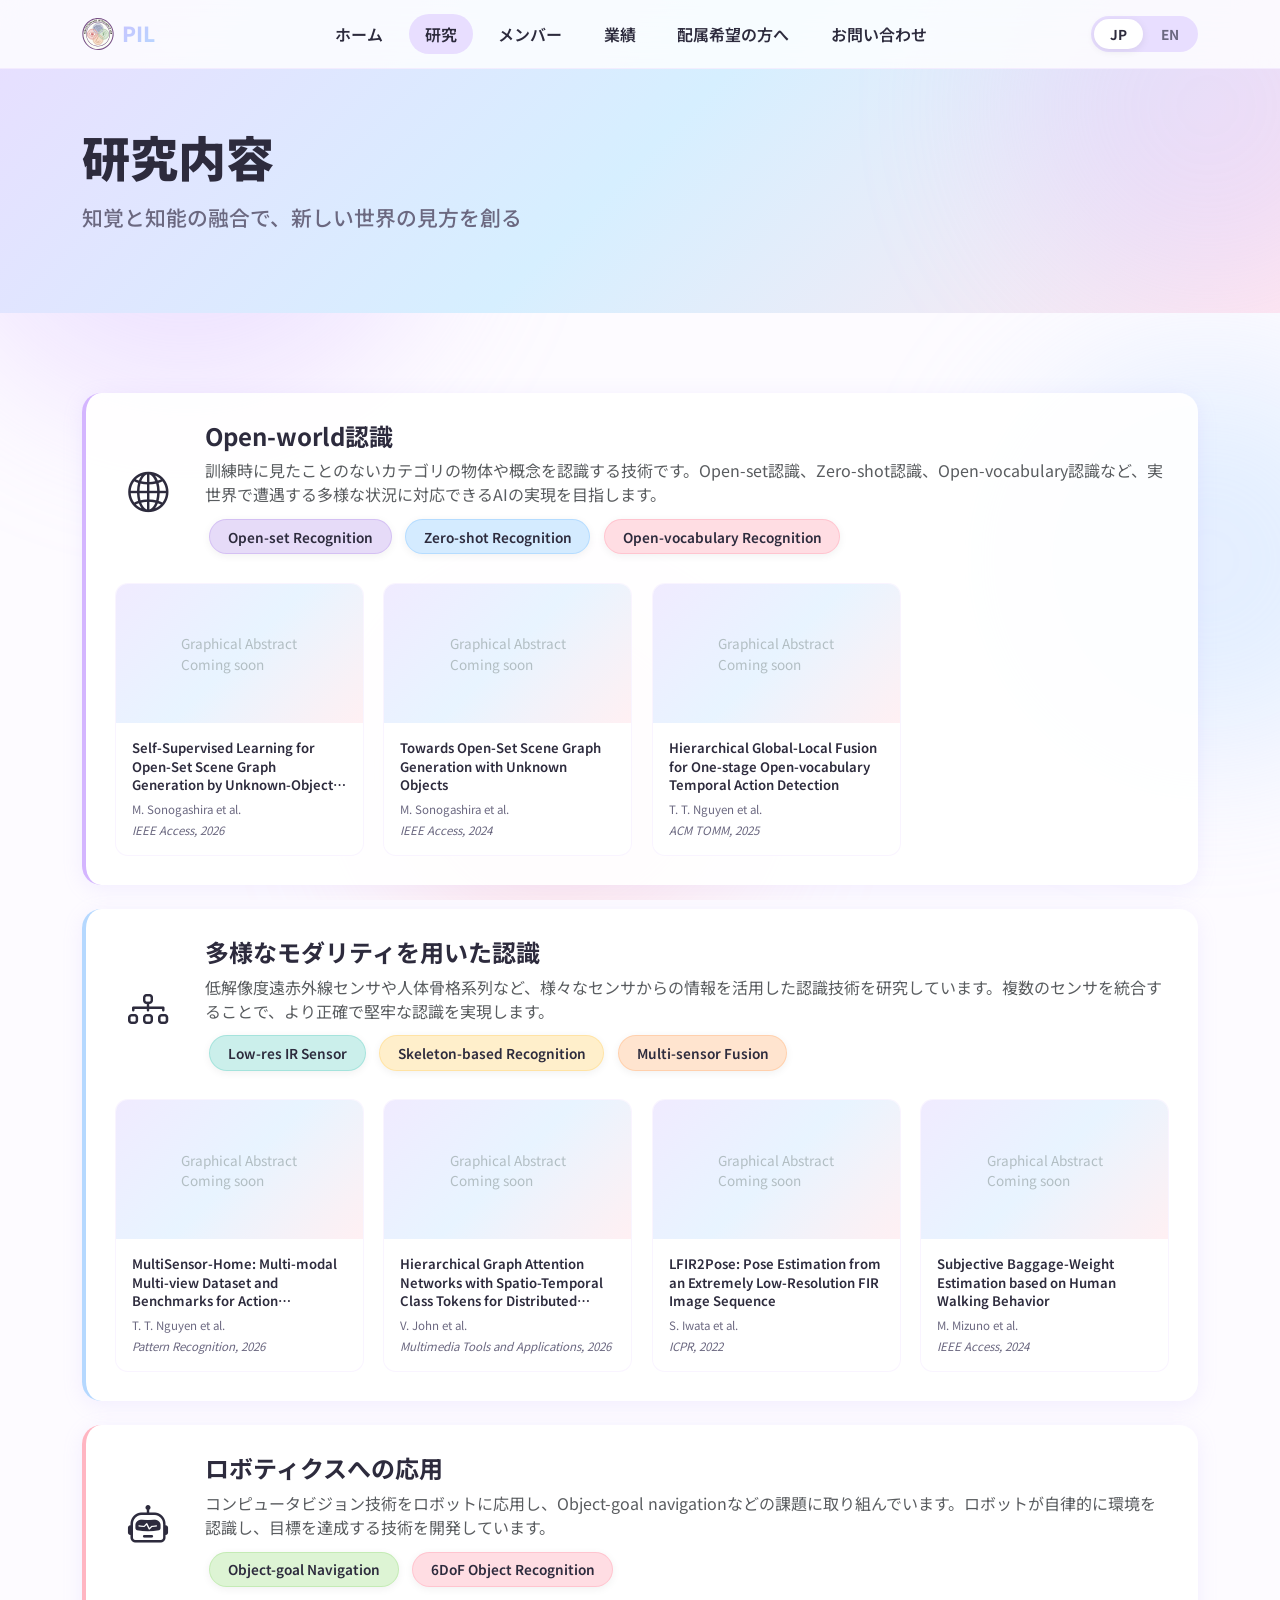
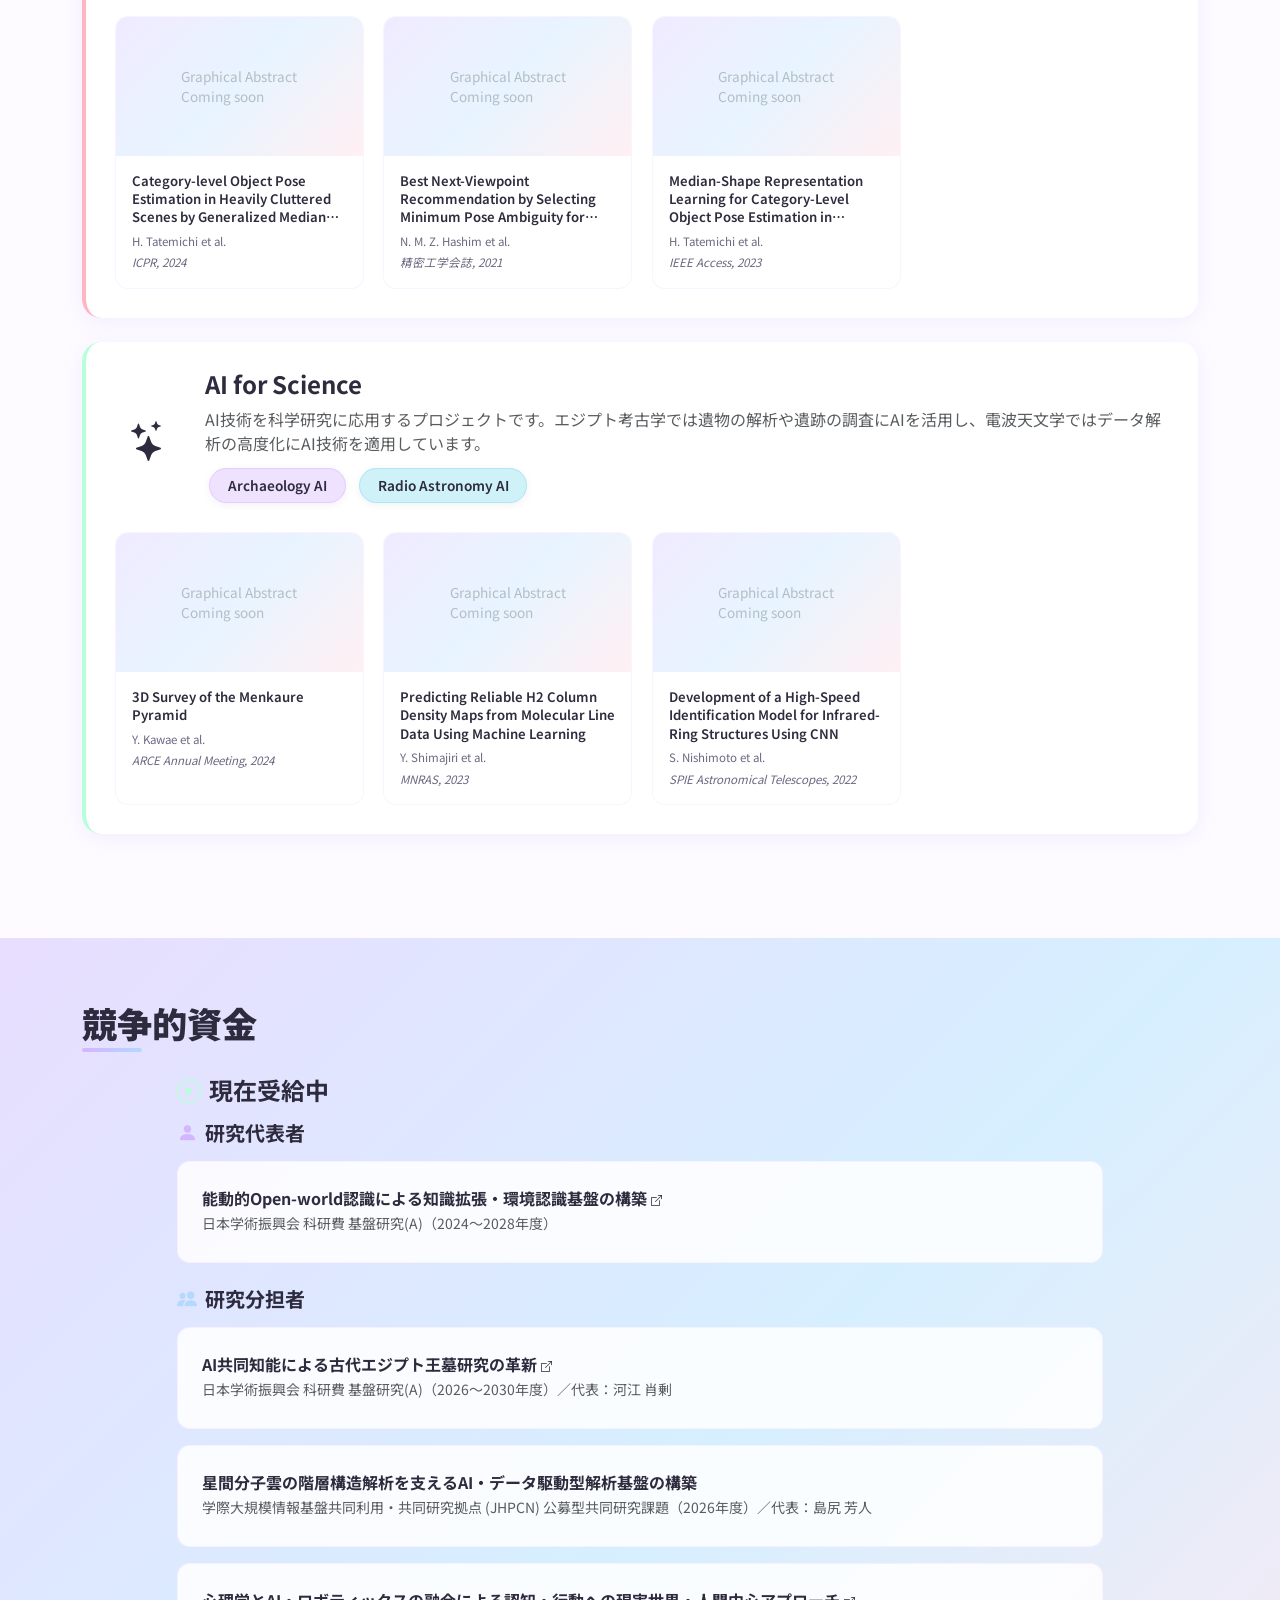
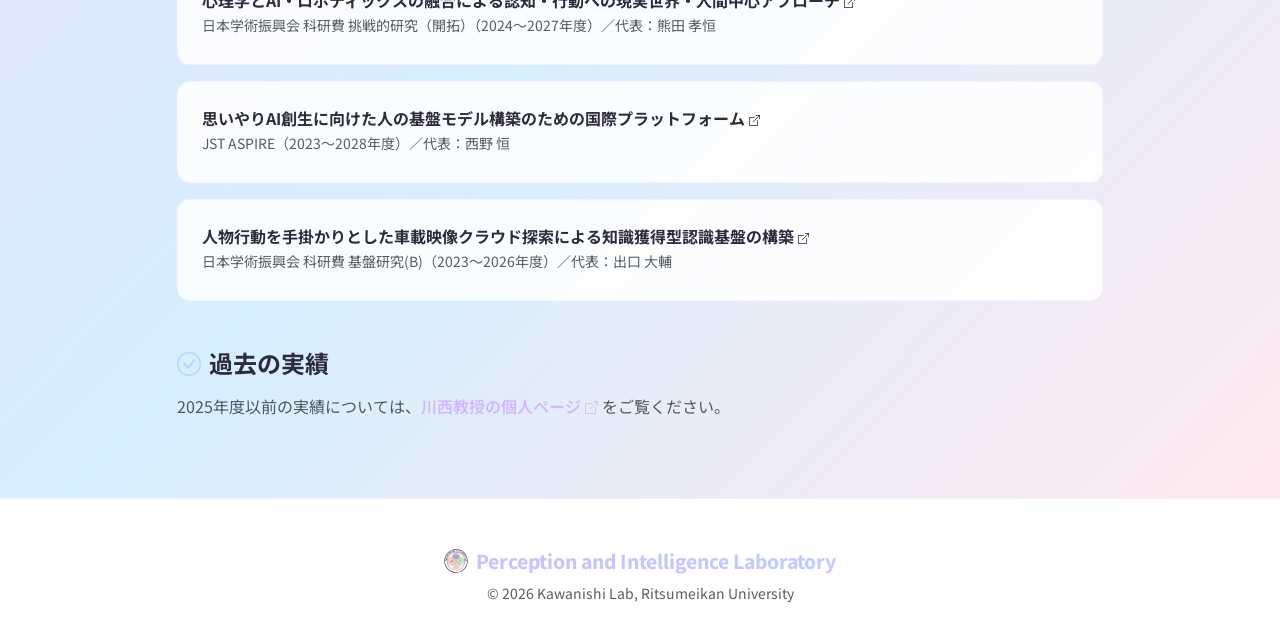
<file: research.html>
<!DOCTYPE html>
<html lang="ja">
<head>
  <meta charset="UTF-8">
  <meta name="viewport" content="width=device-width, initial-scale=1.0">
  <title data-ja="研究内容 - 知覚知能研究室" data-en="Research - Perception and Intelligence Lab">研究内容 - 知覚知能研究室</title>
  <meta name="description" content="知覚知能研究室の研究内容。Open-world認識、多様なモダリティを用いた認識、ロボティクス、AI for Science。" data-ja="知覚知能研究室の研究内容。Open-world認識、多様なモダリティを用いた認識、ロボティクス、AI for Science。" data-en="Research at Perception and Intelligence Lab: Open-world Recognition, Multi-modal Recognition, Robotics, and AI for Science.">
  <link rel="canonical" href="https://www.pil.ise.ritsumei.ac.jp/research.html">
  <link rel="alternate" hreflang="ja" href="https://www.pil.ise.ritsumei.ac.jp/research.html">
  <link rel="alternate" hreflang="en" href="https://www.pil.ise.ritsumei.ac.jp/en/research.html">
  <meta property="og:title" content="Research - Perception and Intelligence Lab">
  <meta property="og:description" content="Research at Perception and Intelligence Lab: Open-world Recognition, Multi-modal Recognition, Robotics, and AI for Science.">
  <meta property="og:url" content="https://www.pil.ise.ritsumei.ac.jp/research.html">
  <meta property="og:type" content="website">
  <meta property="og:site_name" content="Perception and Intelligence Laboratory">
  <meta property="og:image" content="https://www.pil.ise.ritsumei.ac.jp/img/og-image.png">
  <meta name="twitter:card" content="summary_large_image">
  <meta name="twitter:title" content="Research - Perception and Intelligence Lab">
  <meta name="twitter:description" content="Research at Perception and Intelligence Lab: Open-world Recognition, Multi-modal Recognition, Robotics, AI for Science.">
  <meta name="twitter:image" content="https://www.pil.ise.ritsumei.ac.jp/img/og-image.png">
  <!-- Google tag (gtag.js) -->
  <script async src="https://www.googletagmanager.com/gtag/js?id=G-3G09NXXC9T"></script>
  <script>
    window.dataLayer = window.dataLayer || [];
    function gtag(){dataLayer.push(arguments);}
    gtag('js', new Date());

    gtag('config', 'G-3G09NXXC9T');
  </script>
  <link href="https://cdn.jsdelivr.net/npm/bootstrap@5.3.3/dist/css/bootstrap.min.css" rel="stylesheet">
  <link href="https://cdn.jsdelivr.net/npm/bootstrap-icons@1.11.3/font/bootstrap-icons.css" rel="stylesheet">
  <link href="https://fonts.googleapis.com/css2?family=Inter:wght@400;500;600;700;800;900&family=Noto+Sans+JP:wght@400;500;600;700;800;900&display=swap" rel="stylesheet">
  <link href="css/style.css" rel="stylesheet">
</head>
<body>

  <div class="blob-bg">
    <div class="blob blob-1"></div>
    <div class="blob blob-2"></div>
    <div class="blob blob-3"></div>
  </div>

  <!-- Navbar -->
  <nav class="navbar navbar-expand-lg fixed-top">
    <div class="container">
      <a class="navbar-brand d-flex align-items-center" href="index.html"><img src="img/logo.svg" alt="PIL Logo" width="32" height="32" class="me-2">PIL</a>
      <button class="navbar-toggler border-0" type="button" data-bs-toggle="collapse" data-bs-target="#navMain">
        <span class="navbar-toggler-icon"></span>
      </button>
      <div class="collapse navbar-collapse" id="navMain">
        <ul class="navbar-nav mx-auto">
          <li class="nav-item"><a class="nav-link" href="index.html" data-ja="ホーム" data-en="Home">ホーム</a></li>
          <li class="nav-item"><a class="nav-link active" href="research.html" data-ja="研究" data-en="Research">研究</a></li>
          <li class="nav-item"><a class="nav-link" href="members.html" data-ja="メンバー" data-en="Members">メンバー</a></li>
          <li class="nav-item"><a class="nav-link" href="publications.html" data-ja="業績" data-en="Publications">業績</a></li>
          <li class="nav-item"><a class="nav-link" href="join.html" data-ja="配属希望の方へ" data-en="Prospective Students">配属希望の方へ</a></li>
          <li class="nav-item"><a class="nav-link" href="contact.html" data-ja="お問い合わせ" data-en="Contact">お問い合わせ</a></li>
        </ul>
        <div class="lang-toggle">
          <button class="btn active" data-lang="ja">JP</button>
          <button class="btn" data-lang="en" onclick="window.location.href='en/research.html'">EN</button>
        </div>
      </div>
    </div>
  </nav>

  <!-- Page Header -->
  <section class="page-header">
    <div class="container position-relative" style="z-index:1;">
      <h1 class="hero-title fade-in-up" data-ja="研究内容" data-en="Research">研究内容</h1>
      <p class="hero-subtitle fade-in-up delay-1" data-lang-ja>知覚と知能の融合で、新しい世界の見方を創る</p>
      <p class="hero-subtitle fade-in-up delay-1" data-lang-en style="display:none">Creating new ways of seeing the world through perception and intelligence</p>
    </div>
  </section>

  <!-- Research Topics -->
  <section class="section">
    <div class="container">

      <!-- Open-world Recognition -->
      <div class="topic-card border-purple fade-in-up">
        <div class="row align-items-center">
          <div class="col-lg-1 text-center mb-3 mb-lg-0">
            <span style="font-size:2.5rem;"><i class="bi bi-globe2"></i></span>
          </div>
          <div class="col-lg-11">
            <h4 data-lang-ja>Open-world認識</h4>
            <h4 data-lang-en style="display:none">Open-world Recognition</h4>
            <p class="text-muted mb-2" data-lang-ja>
              訓練時に見たことのないカテゴリの物体や概念を認識する技術です。Open-set認識、Zero-shot認識、Open-vocabulary認識など、実世界で遭遇する多様な状況に対応できるAIの実現を目指します。
            </p>
            <p class="text-muted mb-2" data-lang-en style="display:none">
              Technologies for recognizing objects and concepts not seen during training. We pursue AI capable of handling diverse real-world situations, including open-set recognition, zero-shot recognition, and open-vocabulary recognition.
            </p>
            <div>
              <span class="keyword-tag kw-lavender">Open-set Recognition</span>
              <span class="keyword-tag kw-sky">Zero-shot Recognition</span>
              <span class="keyword-tag kw-rose">Open-vocabulary Recognition</span>
            </div>
          </div>
        </div>
        <div class="paper-cards">
          <a class="paper-card-link" href="https://ieeexplore.ieee.org/document/11510273/" target="_blank" rel="noopener">
          <div class="paper-card">
            <div class="paper-thumb"><span>Graphical Abstract<br>Coming soon</span></div>
            <div class="paper-body">
              <p class="paper-title">Self-Supervised Learning for Open-Set Scene Graph Generation by Unknown-Object and Relationship Pseudo-Labels</p>
              <p class="paper-authors">M. Sonogashira et al.</p>
              <p class="paper-venue">IEEE Access, 2026</p>
            </div>
          </div>
          </a>
          <a class="paper-card-link" href="https://ieeexplore.ieee.org/document/9690166/" target="_blank" rel="noopener">
          <div class="paper-card">
            <div class="paper-thumb"><span>Graphical Abstract<br>Coming soon</span></div>
            <div class="paper-body">
              <p class="paper-title">Towards Open-Set Scene Graph Generation with Unknown Objects</p>
              <p class="paper-authors">M. Sonogashira et al.</p>
              <p class="paper-venue">IEEE Access, 2024</p>
            </div>
          </div>
          </a>
          <a class="paper-card-link" href="https://dl.acm.org/doi/10.1145/3773986" target="_blank" rel="noopener">
          <div class="paper-card">
            <div class="paper-thumb"><span>Graphical Abstract<br>Coming soon</span></div>
            <div class="paper-body">
              <p class="paper-title">Hierarchical Global-Local Fusion for One-stage Open-vocabulary Temporal Action Detection</p>
              <p class="paper-authors">T. T. Nguyen et al.</p>
              <p class="paper-venue">ACM TOMM, 2025</p>
            </div>
          </div>
          </a>
        </div>
      </div>

      <!-- Multi-modal Recognition -->
      <div class="topic-card border-blue fade-in-up delay-1">
        <div class="row align-items-center">
          <div class="col-lg-1 text-center mb-3 mb-lg-0">
            <span style="font-size:2.5rem;"><i class="bi bi-diagram-3"></i></span>
          </div>
          <div class="col-lg-11">
            <h4 data-lang-ja>多様なモダリティを用いた認識</h4>
            <h4 data-lang-en style="display:none">Multi-modal Recognition</h4>
            <p class="text-muted mb-2" data-lang-ja>
              低解像度遠赤外線センサや人体骨格系列など、様々なセンサからの情報を活用した認識技術を研究しています。複数のセンサを統合することで、より正確で堅牢な認識を実現します。
            </p>
            <p class="text-muted mb-2" data-lang-en style="display:none">
              We study recognition technologies leveraging information from various sensors, including low-resolution far-infrared sensors and body skeleton sequences. By integrating multiple sensors, we achieve more accurate and robust recognition.
            </p>
            <div>
              <span class="keyword-tag kw-teal">Low-res IR Sensor</span>
              <span class="keyword-tag kw-honey">Skeleton-based Recognition</span>
              <span class="keyword-tag kw-peach">Multi-sensor Fusion</span>
            </div>
          </div>
        </div>
        <div class="paper-cards">
          <a class="paper-card-link" href="https://www.sciencedirect.com/science/article/pii/S0031320326007752" target="_blank" rel="noopener">
          <div class="paper-card">
            <div class="paper-thumb"><span>Graphical Abstract<br>Coming soon</span></div>
            <div class="paper-body">
              <p class="paper-title">MultiSensor-Home: Multi-modal Multi-view Dataset and Benchmarks for Action Recognition in Home Environments</p>
              <p class="paper-authors">T. T. Nguyen et al.</p>
              <p class="paper-venue">Pattern Recognition, 2026</p>
            </div>
          </div>
          </a>
          <a class="paper-card-link" href="https://link.springer.com/article/10.1007/s11042-026-21512-2" target="_blank" rel="noopener">
          <div class="paper-card">
            <div class="paper-thumb"><span>Graphical Abstract<br>Coming soon</span></div>
            <div class="paper-body">
              <p class="paper-title">Hierarchical Graph Attention Networks with Spatio-Temporal Class Tokens for Distributed Audio-Visual Event Classification</p>
              <p class="paper-authors">V. John et al.</p>
              <p class="paper-venue">Multimedia Tools and Applications, 2026</p>
            </div>
          </div>
          </a>
          <a class="paper-card-link" href="https://ieeexplore.ieee.org/document/9412484/" target="_blank" rel="noopener">
          <div class="paper-card">
            <div class="paper-thumb"><span>Graphical Abstract<br>Coming soon</span></div>
            <div class="paper-body">
              <p class="paper-title">LFIR2Pose: Pose Estimation from an Extremely Low-Resolution FIR Image Sequence</p>
              <p class="paper-authors">S. Iwata et al.</p>
              <p class="paper-venue">ICPR, 2022</p>
            </div>
          </div>
          </a>
          <a class="paper-card-link" href="https://ieeexplore.ieee.org/document/10471552/" target="_blank" rel="noopener">
          <div class="paper-card">
            <div class="paper-thumb"><span>Graphical Abstract<br>Coming soon</span></div>
            <div class="paper-body">
              <p class="paper-title">Subjective Baggage-Weight Estimation based on Human Walking Behavior</p>
              <p class="paper-authors">M. Mizuno et al.</p>
              <p class="paper-venue">IEEE Access, 2024</p>
            </div>
          </div>
          </a>
        </div>
      </div>

      <!-- Robotics -->
      <div class="topic-card border-pink fade-in-up delay-2">
        <div class="row align-items-center">
          <div class="col-lg-1 text-center mb-3 mb-lg-0">
            <span style="font-size:2.5rem;"><i class="bi bi-robot"></i></span>
          </div>
          <div class="col-lg-11">
            <h4 data-lang-ja>ロボティクスへの応用</h4>
            <h4 data-lang-en style="display:none">Application to Robotics</h4>
            <p class="text-muted mb-2" data-lang-ja>
              コンピュータビジョン技術をロボットに応用し、Object-goal navigationなどの課題に取り組んでいます。ロボットが自律的に環境を認識し、目標を達成する技術を開発しています。
            </p>
            <p class="text-muted mb-2" data-lang-en style="display:none">
              We apply computer vision technologies to robotics, tackling challenges such as object-goal navigation. We develop technologies for robots to autonomously perceive their environment and achieve goals.
            </p>
            <div>
              <span class="keyword-tag kw-lime">Object-goal Navigation</span>
              <span class="keyword-tag kw-rose">6DoF Object Recognition</span>
            </div>
          </div>
        </div>
        <div class="paper-cards">
          <a class="paper-card-link" href="https://ieeexplore.ieee.org/document/10458144/" target="_blank" rel="noopener">
          <div class="paper-card">
            <div class="paper-thumb"><span>Graphical Abstract<br>Coming soon</span></div>
            <div class="paper-body">
              <p class="paper-title">Category-level Object Pose Estimation in Heavily Cluttered Scenes by Generalized Median Shapes</p>
              <p class="paper-authors">H. Tatemichi et al.</p>
              <p class="paper-venue">ICPR, 2024</p>
            </div>
          </div>
          </a>
          <a class="paper-card-link" href="https://www.jstage.jst.go.jp/article/jjspe/87/5/87_440/_article/-char/ja/" target="_blank" rel="noopener">
          <div class="paper-card">
            <div class="paper-thumb"><span>Graphical Abstract<br>Coming soon</span></div>
            <div class="paper-body">
              <p class="paper-title">Best Next-Viewpoint Recommendation by Selecting Minimum Pose Ambiguity for Category-Level Object Pose Estimation</p>
              <p class="paper-authors">N. M. Z. Hashim et al.</p>
              <p class="paper-venue" data-lang-ja>精密工学会誌, 2021</p>
              <p class="paper-venue" data-lang-en style="display:none">JJSPE, 2021</p>
            </div>
          </div>
          </a>
          <a class="paper-card-link" href="https://ieeexplore.ieee.org/document/9412318/" target="_blank" rel="noopener">
          <div class="paper-card">
            <div class="paper-thumb"><span>Graphical Abstract<br>Coming soon</span></div>
            <div class="paper-body">
              <p class="paper-title">Median-Shape Representation Learning for Category-Level Object Pose Estimation in Cluttered Environments</p>
              <p class="paper-authors">H. Tatemichi et al.</p>
              <p class="paper-venue">IEEE Access, 2023</p>
            </div>
          </div>
          </a>
        </div>
      </div>

      <!-- AI for Science -->
      <div class="topic-card border-mint fade-in-up delay-3">
        <div class="row align-items-center">
          <div class="col-lg-1 text-center mb-3 mb-lg-0">
            <span style="font-size:2.5rem;"><i class="bi bi-stars"></i></span>
          </div>
          <div class="col-lg-11">
            <h4>AI for Science</h4>
            <p class="text-muted mb-2" data-lang-ja>
              AI技術を科学研究に応用するプロジェクトです。エジプト考古学では遺物の解析や遺跡の調査にAIを活用し、電波天文学ではデータ解析の高度化にAI技術を適用しています。
            </p>
            <p class="text-muted mb-2" data-lang-en style="display:none">
              Projects applying AI technologies to scientific research. In Egyptian archaeology, we use AI for artifact analysis and site surveying. In radio astronomy, we apply AI for advanced data analysis.
            </p>
            <div>
              <span class="keyword-tag kw-lilac">Archaeology AI</span>
              <span class="keyword-tag kw-aqua">Radio Astronomy AI</span>
            </div>
          </div>
        </div>
        <div class="paper-cards">
          <div class="paper-card">
            <div class="paper-thumb"><span>Graphical Abstract<br>Coming soon</span></div>
            <div class="paper-body">
              <p class="paper-title">3D Survey of the Menkaure Pyramid</p>
              <p class="paper-authors">Y. Kawae et al.</p>
              <p class="paper-venue">ARCE Annual Meeting, 2024</p>
            </div>
          </div>
          <a class="paper-card-link" href="https://academic.oup.com/mnras/article/526/1/966/7269219" target="_blank" rel="noopener">
          <div class="paper-card">
            <div class="paper-thumb"><span>Graphical Abstract<br>Coming soon</span></div>
            <div class="paper-body">
              <p class="paper-title">Predicting Reliable H2 Column Density Maps from Molecular Line Data Using Machine Learning</p>
              <p class="paper-authors">Y. Shimajiri et al.</p>
              <p class="paper-venue">MNRAS, 2023</p>
            </div>
          </div>
          </a>
          <a class="paper-card-link" href="https://www.spiedigitallibrary.org/conference-proceedings-of-spie/12189/121891Q/Development-of-a-high-speed-identification-model-for-infrared-ring/10.1117/12.2628664.short" target="_blank" rel="noopener">
          <div class="paper-card">
            <div class="paper-thumb"><span>Graphical Abstract<br>Coming soon</span></div>
            <div class="paper-body">
              <p class="paper-title">Development of a High-Speed Identification Model for Infrared-Ring Structures Using CNN</p>
              <p class="paper-authors">S. Nishimoto et al.</p>
              <p class="paper-venue">SPIE Astronomical Telescopes, 2022</p>
            </div>
          </div>
          </a>
        </div>
      </div>

    </div>
  </section>

  <!-- Competitive Funding -->
  <section class="section" style="background: var(--gradient-hero); padding: 4rem 0;">
    <div class="container">
      <h2 class="section-title fade-in-up" data-ja="競争的資金" data-en="Competitive Funding">競争的資金</h2>

      <div class="row justify-content-center">
        <div class="col-lg-10">

          <h4 class="fade-in-up mt-3 mb-3" data-lang-ja><i class="bi bi-play-circle me-2" style="color: var(--pastel-mint);"></i>現在受給中</h4>
          <h4 class="fade-in-up mt-3 mb-3" data-lang-en style="display:none"><i class="bi bi-play-circle me-2" style="color: var(--pastel-mint);"></i>Active Grants</h4>

          <h5 class="fade-in-up delay-1 mt-3 mb-3" data-lang-ja><i class="bi bi-person-fill me-2" style="color: var(--pastel-purple);"></i>研究代表者</h5>
          <h5 class="fade-in-up delay-1 mt-3 mb-3" data-lang-en style="display:none"><i class="bi bi-person-fill me-2" style="color: var(--pastel-purple);"></i>Principal Investigator</h5>

          <div class="pub-item fade-in-up delay-1">
            <p class="mb-1" data-lang-ja>
              <strong><a href="https://kaken.nii.ac.jp/ja/grant/KAKENHI-PROJECT-24H00733/" class="text-decoration-none" style="color: inherit;">能動的Open-world認識による知識拡張・環境認識基盤の構築 <i class="bi bi-box-arrow-up-right" style="font-size: 0.7em;"></i></a></strong><br>
              <span class="text-muted small">日本学術振興会 科研費 基盤研究(A)（2024〜2028年度）</span>
            </p>
            <p class="mb-1" data-lang-en style="display:none">
              <strong><a href="https://kaken.nii.ac.jp/en/grant/KAKENHI-PROJECT-24H00733/" class="text-decoration-none" style="color: inherit;">Scene Understanding and Knowledge Extension by Active Open-world Recognition <i class="bi bi-box-arrow-up-right" style="font-size: 0.7em;"></i></a></strong><br>
              <span class="text-muted small">JSPS KAKENHI Grant-in-Aid for Scientific Research (A) (FY2024–2028)</span>
            </p>
          </div>

          <h5 class="fade-in-up delay-2 mt-4 mb-3" data-lang-ja><i class="bi bi-people-fill me-2" style="color: var(--pastel-blue);"></i>研究分担者</h5>
          <h5 class="fade-in-up delay-2 mt-4 mb-3" data-lang-en style="display:none"><i class="bi bi-people-fill me-2" style="color: var(--pastel-blue);"></i>Co-Investigator</h5>

          <div class="pub-item fade-in-up delay-2">
            <p class="mb-1" data-lang-ja>
              <strong><a href="https://kaken.nii.ac.jp/ja/grant/KAKENHI-PROJECT-26H01912/" class="text-decoration-none" style="color: inherit;">AI共同知能による古代エジプト王墓研究の革新 <i class="bi bi-box-arrow-up-right" style="font-size: 0.7em;"></i></a></strong><br>
              <span class="text-muted small">日本学術振興会 科研費 基盤研究(A)（2026〜2030年度）／代表：河江 肖剰</span>
            </p>
            <p class="mb-1" data-lang-en style="display:none">
              <strong><a href="https://kaken.nii.ac.jp/ja/grant/KAKENHI-PROJECT-26H01912/" class="text-decoration-none" style="color: inherit;">AI共同知能による古代エジプト王墓研究の革新 <i class="bi bi-box-arrow-up-right" style="font-size: 0.7em;"></i></a></strong><br>
              <span class="text-muted small">JSPS KAKENHI Grant-in-Aid for Scientific Research (A) (FY2026–2028) / PI: Y. Kawae</span>
            </p>
          </div>

          <div class="pub-item fade-in-up delay-2">
            <p class="mb-1" data-lang-ja>
              <strong>星間分子雲の階層構造解析を支えるAI・データ駆動型解析基盤の構築</strong><br>
              <span class="text-muted small">学際大規模情報基盤共同利用・共同研究拠点 (JHPCN) 公募型共同研究課題（2026年度）／代表：島尻 芳人</span>
            </p>
            <p class="mb-1" data-lang-en style="display:none">
              <strong>星間分子雲の階層構造解析を支えるAI・データ駆動型解析基盤の構築</strong><br>
              <span class="text-muted small">JHPCN Joint Research Project (FY2026) / PI: Y. Shimajiri</span>
            </p>
          </div>

          <div class="pub-item fade-in-up delay-3">
            <p class="mb-1" data-lang-ja>
              <strong><a href="https://kaken.nii.ac.jp/ja/grant/KAKENHI-PROJECT-24K21191/" class="text-decoration-none" style="color: inherit;">心理学とAI・ロボティックスの融合による認知・行動への現実世界・人間中心アプローチ <i class="bi bi-box-arrow-up-right" style="font-size: 0.7em;"></i></a></strong><br>
              <span class="text-muted small">日本学術振興会 科研費 挑戦的研究（開拓）（2024〜2027年度）／代表：熊田 孝恒</span>
            </p>
            <p class="mb-1" data-lang-en style="display:none">
              <strong><a href="https://kaken.nii.ac.jp/en/grant/KAKENHI-PROJECT-24K21191/" class="text-decoration-none" style="color: inherit;">A real-world, human-centered approach to cognition and behavior through collaboration between psychology, AI, and robotics <i class="bi bi-box-arrow-up-right" style="font-size: 0.7em;"></i></a></strong><br>
              <span class="text-muted small">JSPS KAKENHI Challenging Research (Pioneering) (FY2024–2027) / PI: T. Kumada</span>
            </p>
          </div>

          <div class="pub-item fade-in-up delay-3">
            <p class="mb-1" data-lang-ja>
              <strong><a href="https://www.jst.go.jp/aspire/program/assignment/index.html" class="text-decoration-none" style="color: inherit;">思いやりAI創生に向けた人の基盤モデル構築のための国際プラットフォーム <i class="bi bi-box-arrow-up-right" style="font-size: 0.7em;"></i></a></strong><br>
              <span class="text-muted small">JST ASPIRE（2023〜2028年度）／代表：西野 恒</span>
            </p>
            <p class="mb-1" data-lang-en style="display:none">
              <strong><a href="https://www.jst.go.jp/aspire/program/assignment/index.html" class="text-decoration-none" style="color: inherit;">International Platform for Building Human Foundation Models towards Omoiyari AI <i class="bi bi-box-arrow-up-right" style="font-size: 0.7em;"></i></a></strong><br>
              <span class="text-muted small">JST ASPIRE (FY2023–2028) / PI: H. Nishino</span>
            </p>
          </div>

          <div class="pub-item fade-in-up delay-3">
            <p class="mb-1" data-lang-ja>
              <strong><a href="https://kaken.nii.ac.jp/ja/grant/KAKENHI-PROJECT-23K28164/" class="text-decoration-none" style="color: inherit;">人物行動を手掛かりとした車載映像クラウド探索による知識獲得型認識基盤の構築 <i class="bi bi-box-arrow-up-right" style="font-size: 0.7em;"></i></a></strong><br>
              <span class="text-muted small">日本学術振興会 科研費 基盤研究(B)（2023〜2026年度）／代表：出口 大輔</span>
            </p>
            <p class="mb-1" data-lang-en style="display:none">
              <strong><a href="https://kaken.nii.ac.jp/en/grant/KAKENHI-PROJECT-23K28164/" class="text-decoration-none" style="color: inherit;">人物行動を手掛かりとした車載映像クラウド探索による知識獲得型認識基盤の構築 <i class="bi bi-box-arrow-up-right" style="font-size: 0.7em;"></i></a></strong><br>
              <span class="text-muted small">JSPS KAKENHI Grant-in-Aid for Scientific Research (B) (FY2023–2026) / PI: D. Deguchi</span>
            </p>
          </div>

          <h4 class="fade-in-up mt-5 mb-3" data-lang-ja><i class="bi bi-check-circle me-2" style="color: var(--pastel-blue);"></i>過去の実績</h4>
          <h4 class="fade-in-up mt-5 mb-3" data-lang-en style="display:none"><i class="bi bi-check-circle me-2" style="color: var(--pastel-blue);"></i>Past Grants</h4>

          <div class="mt-3 fade-in-up delay-1">
            <p class="text-muted" data-lang-ja>
              2025年度以前の実績については、<a href="https://yasutomo57jp.github.io/profile.html#funding" class="text-decoration-none" style="color: var(--pastel-purple); font-weight: 600;">川西教授の個人ページ <i class="bi bi-box-arrow-up-right" style="font-size: 0.8em;"></i></a> をご覧ください。
            </p>
            <p class="text-muted" data-lang-en style="display:none">
              For grants before FY2025, please visit <a href="https://yasutomo57jp.github.io/profile.html#funding" class="text-decoration-none" style="color: var(--pastel-purple); font-weight: 600;">Prof. Kawanishi's personal page <i class="bi bi-box-arrow-up-right" style="font-size: 0.8em;"></i></a>.
            </p>
          </div>

        </div>
      </div>
    </div>
  </section>

  <!-- Footer -->
  <footer class="footer">
    <div class="container text-center">
      <p class="footer-brand mb-2"><img src="img/logo.svg" alt="PIL" width="24" height="24" class="me-1" style="vertical-align: -4px;"> Perception and Intelligence Laboratory</p>
      <p class="text-muted small mb-0">&copy; 2026 Kawanishi Lab, Ritsumeikan University</p>
    </div>
  </footer>

  <script src="https://cdn.jsdelivr.net/npm/bootstrap@5.3.3/dist/js/bootstrap.bundle.min.js"></script>
  <script src="js/lang.js"></script>
</body>
</html>
</file>
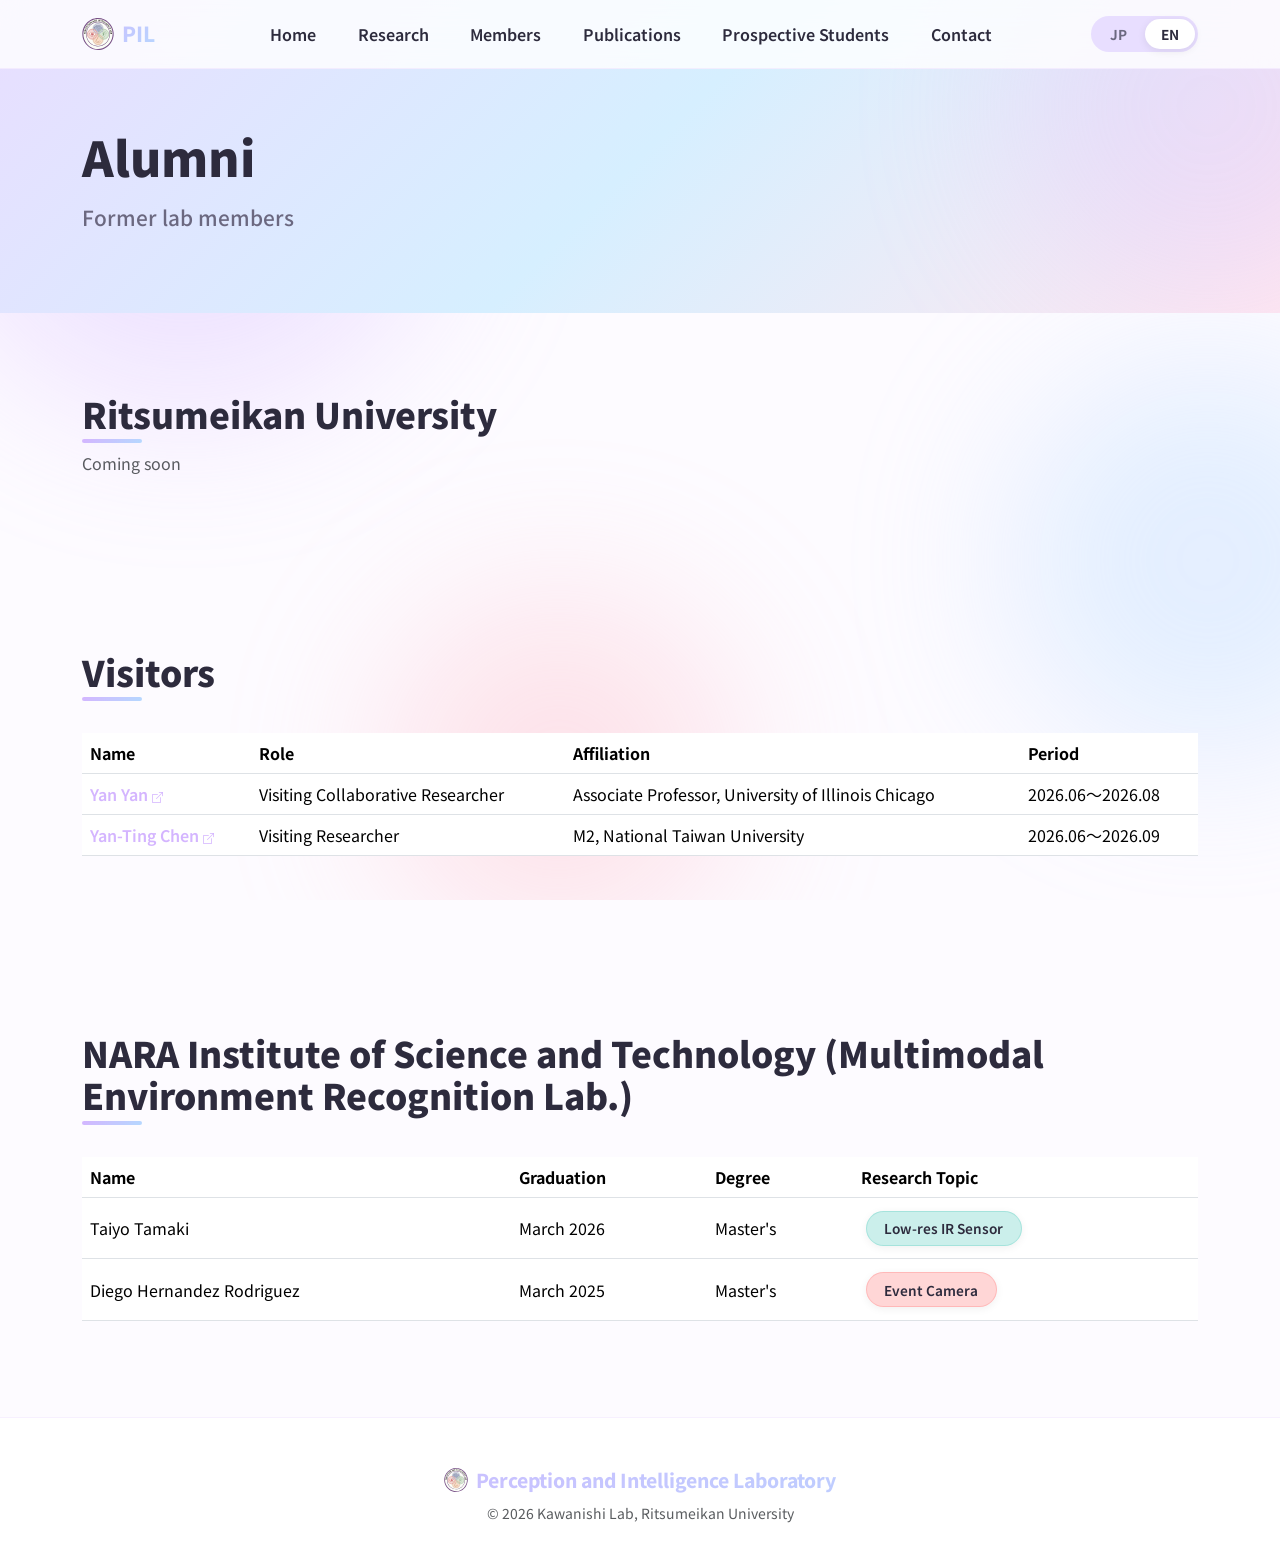
<file: en/alumni.html>
<!DOCTYPE html>
<html lang="en">
<head>
  <meta charset="UTF-8">
  <meta name="viewport" content="width=device-width, initial-scale=1.0">
  <title>Alumni - Perception and Intelligence Lab</title>
  <meta name="description" content="Alumni of Perception and Intelligence Laboratory (Kawanishi Lab).">
  <link rel="canonical" href="https://www.pil.ise.ritsumei.ac.jp/en/alumni.html">
  <link rel="alternate" hreflang="ja" href="https://www.pil.ise.ritsumei.ac.jp/alumni.html">
  <link rel="alternate" hreflang="en" href="https://www.pil.ise.ritsumei.ac.jp/en/alumni.html">
  <meta property="og:title" content="Alumni - Perception and Intelligence Lab">
  <meta property="og:description" content="Alumni of Perception and Intelligence Laboratory (Kawanishi Lab).">
  <meta property="og:url" content="https://www.pil.ise.ritsumei.ac.jp/en/alumni.html">
  <meta property="og:type" content="website">
  <meta property="og:site_name" content="Perception and Intelligence Laboratory">
  <meta property="og:image" content="https://www.pil.ise.ritsumei.ac.jp/img/og-image.png">
  <meta name="twitter:card" content="summary_large_image">
  <meta name="twitter:title" content="Alumni - Perception and Intelligence Lab">
  <meta name="twitter:description" content="Alumni of Perception and Intelligence Laboratory (Kawanishi Lab).">
  <meta name="twitter:image" content="https://www.pil.ise.ritsumei.ac.jp/img/og-image.png">
  <!-- Google tag (gtag.js) -->
  <script async src="https://www.googletagmanager.com/gtag/js?id=G-3G09NXXC9T"></script>
  <script>
    window.dataLayer = window.dataLayer || [];
    function gtag(){dataLayer.push(arguments);}
    gtag('js', new Date());

    gtag('config', 'G-3G09NXXC9T');
  </script>
  <link href="https://cdn.jsdelivr.net/npm/bootstrap@5.3.3/dist/css/bootstrap.min.css" rel="stylesheet">
  <link href="https://cdn.jsdelivr.net/npm/bootstrap-icons@1.11.3/font/bootstrap-icons.css" rel="stylesheet">
  <link href="https://fonts.googleapis.com/css2?family=Inter:wght@400;500;600;700;800;900&family=Noto+Sans+JP:wght@400;500;600;700;800;900&display=swap" rel="stylesheet">
  <link href="../css/style.css" rel="stylesheet">
</head>
<body>

  <div class="blob-bg">
    <div class="blob blob-1"></div>
    <div class="blob blob-2"></div>
    <div class="blob blob-3"></div>
  </div>

  <!-- Navbar -->
  <nav class="navbar navbar-expand-lg fixed-top">
    <div class="container">
      <a class="navbar-brand d-flex align-items-center" href="index.html"><img src="../img/logo.svg" alt="PIL Logo" width="32" height="32" class="me-2">PIL</a>
      <button class="navbar-toggler border-0" type="button" data-bs-toggle="collapse" data-bs-target="#navMain">
        <span class="navbar-toggler-icon"></span>
      </button>
      <div class="collapse navbar-collapse" id="navMain">
        <ul class="navbar-nav mx-auto">
          <li class="nav-item"><a class="nav-link" href="index.html">Home</a></li>
          <li class="nav-item"><a class="nav-link" href="research.html">Research</a></li>
          <li class="nav-item"><a class="nav-link" href="members.html">Members</a></li>
          <li class="nav-item"><a class="nav-link" href="publications.html">Publications</a></li>
          <li class="nav-item"><a class="nav-link" href="join.html">Prospective Students</a></li>
          <li class="nav-item"><a class="nav-link" href="contact.html">Contact</a></li>
        </ul>
        <div class="lang-toggle">
          <button class="btn" data-lang="ja" onclick="window.location.href='../alumni.html'">JP</button>
          <button class="btn active" data-lang="en">EN</button>
        </div>
      </div>
    </div>
  </nav>

  <!-- Page Header -->
  <section class="page-header">
    <div class="container position-relative" style="z-index:1;">
      <h1 class="hero-title fade-in-up">Alumni</h1>
      <p class="hero-subtitle fade-in-up delay-1">Former lab members</p>
    </div>
  </section>

  <!-- Ritsumeikan Alumni -->
  <section class="section">
    <div class="container">
      <h2 class="section-title fade-in-up">Ritsumeikan University</h2>
      <p class="fade-in-up delay-1 text-muted">Coming soon</p>
    </div>
  </section>

  <!-- Past Visitors -->
  <section class="section">
    <div class="container">
      <h2 class="section-title fade-in-up">Visitors</h2>

      <div class="table-responsive fade-in-up delay-1 mt-4">
        <table class="table table-hover align-middle">
          <thead>
            <tr>
              <th>Name</th>
              <th>Role</th>
              <th>Affiliation</th>
              <th>Period</th>
            </tr>
          </thead>
          <tbody>
            <tr>
              <td><a href="https://tomyan555.github.io/" class="text-decoration-none" style="color: var(--pastel-purple); font-weight: 600;" target="_blank" rel="noopener">Yan Yan <i class="bi bi-box-arrow-up-right" style="font-size: 0.7em;"></i></a></td>
              <td>Visiting Collaborative Researcher</td>
              <td>Associate Professor, University of Illinois Chicago</td>
              <td>2026.06〜2026.08</td>
            </tr>
            <tr>
              <td><a href="https://elsalab.ai/about" class="text-decoration-none" style="color: var(--pastel-purple); font-weight: 600;" target="_blank" rel="noopener">Yan-Ting Chen <i class="bi bi-box-arrow-up-right" style="font-size: 0.7em;"></i></a></td>
              <td>Visiting Researcher</td>
              <td>M2, National Taiwan University</td>
              <td>2026.06〜2026.09</td>
            </tr>
          </tbody>
        </table>
      </div>
    </div>
  </section>

  <!-- NAIST Alumni -->
  <section class="section">
    <div class="container">
      <h2 class="section-title fade-in-up">NARA Institute of Science and Technology (Multimodal Environment Recognition Lab.)</h2>

      <div class="table-responsive fade-in-up delay-1 mt-4">
        <table class="table table-hover align-middle">
          <thead>
            <tr>
              <th>Name</th>
              <th>Graduation</th>
              <th>Degree</th>
              <th>Research Topic</th>
            </tr>
          </thead>
          <tbody>
            <tr>
              <td>Taiyo Tamaki</td>
              <td>March 2026</td>
              <td>Master's</td>
              <td><span class="keyword-tag kw-teal">Low-res IR Sensor</span></td>
            </tr>
            <tr>
              <td>Diego Hernandez Rodriguez</td>
              <td>March 2025</td>
              <td>Master's</td>
              <td><span class="keyword-tag kw-coral">Event Camera</span></td>
            </tr>
          </tbody>
        </table>
      </div>
    </div>
  </section>

  <!-- Footer -->
  <footer class="footer">
    <div class="container text-center">
      <p class="footer-brand mb-2"><img src="../img/logo.svg" alt="PIL" width="24" height="24" class="me-1" style="vertical-align: -4px;"> Perception and Intelligence Laboratory</p>
      <p class="text-muted small mb-0">&copy; 2026 Kawanishi Lab, Ritsumeikan University</p>
    </div>
  </footer>

  <script src="https://cdn.jsdelivr.net/npm/bootstrap@5.3.3/dist/js/bootstrap.bundle.min.js"></script>
  <script src="../js/lang.js"></script>
</body>
</html>
</file>
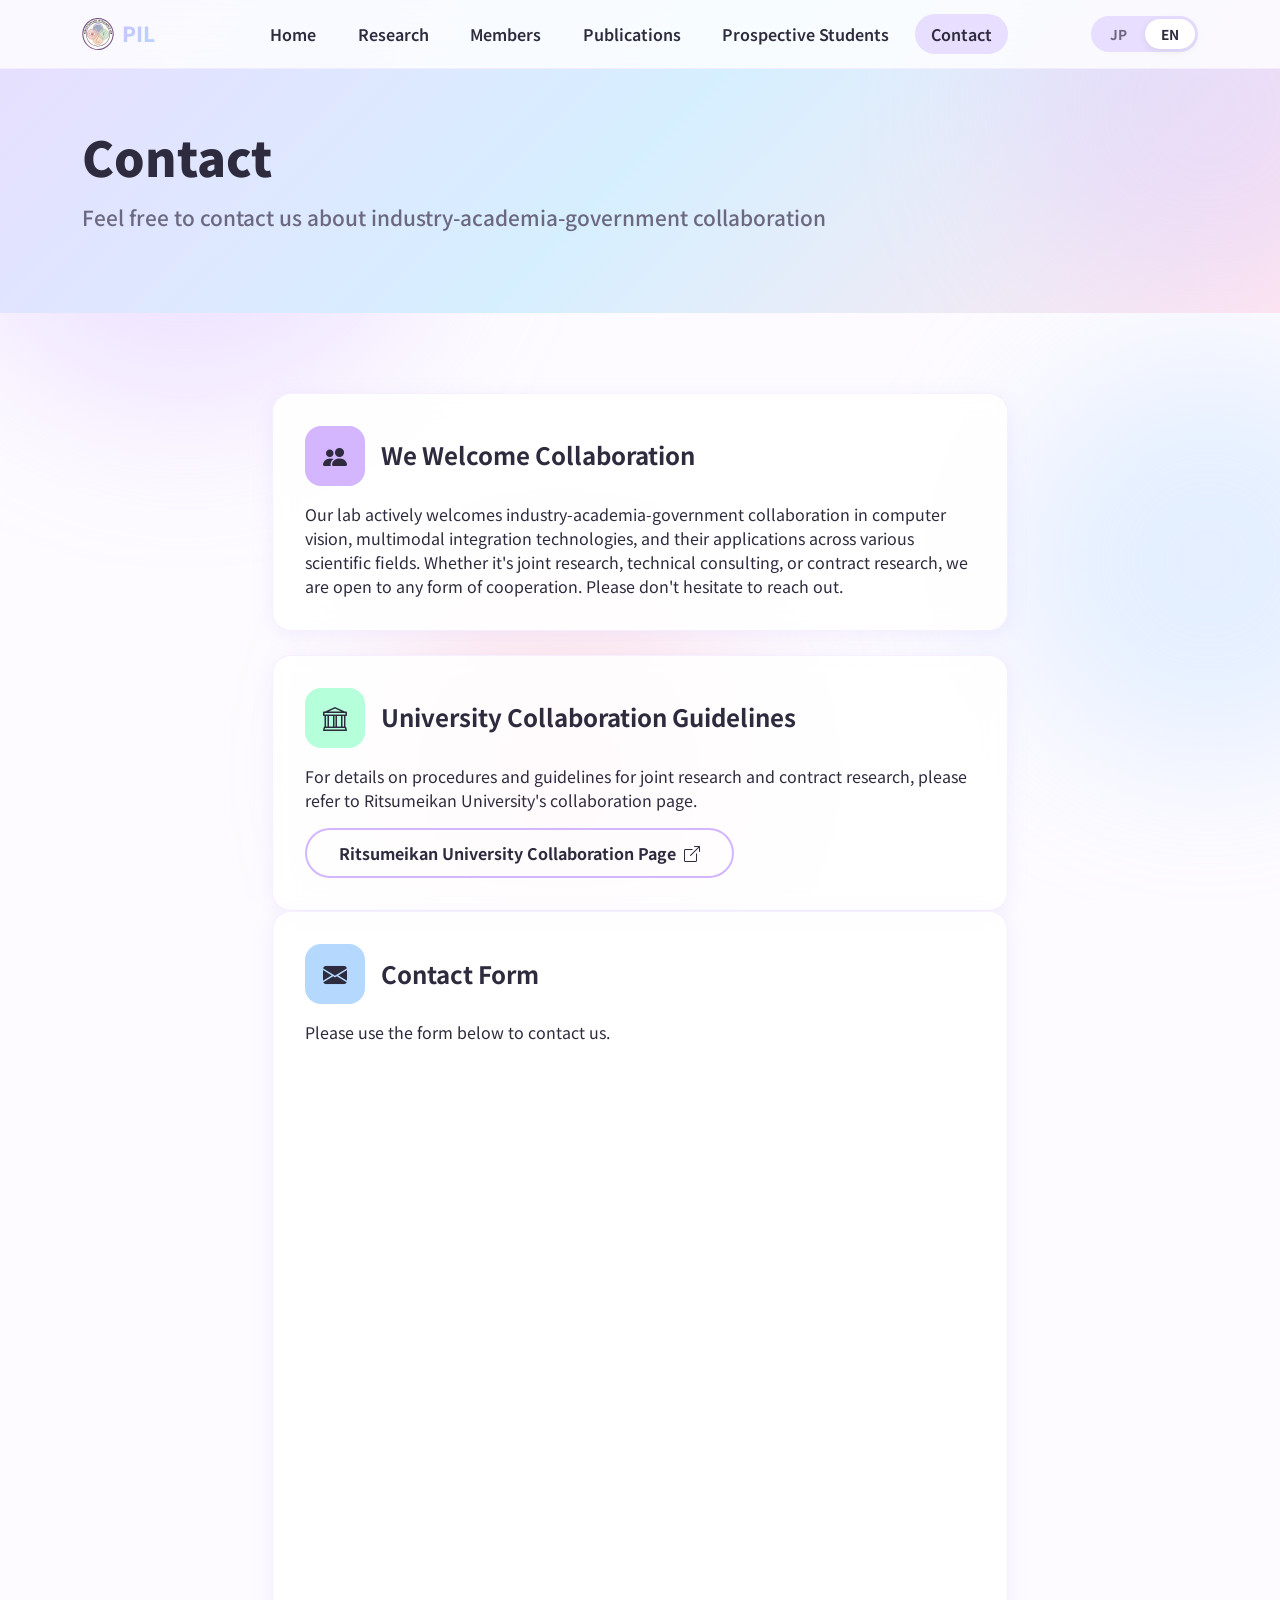
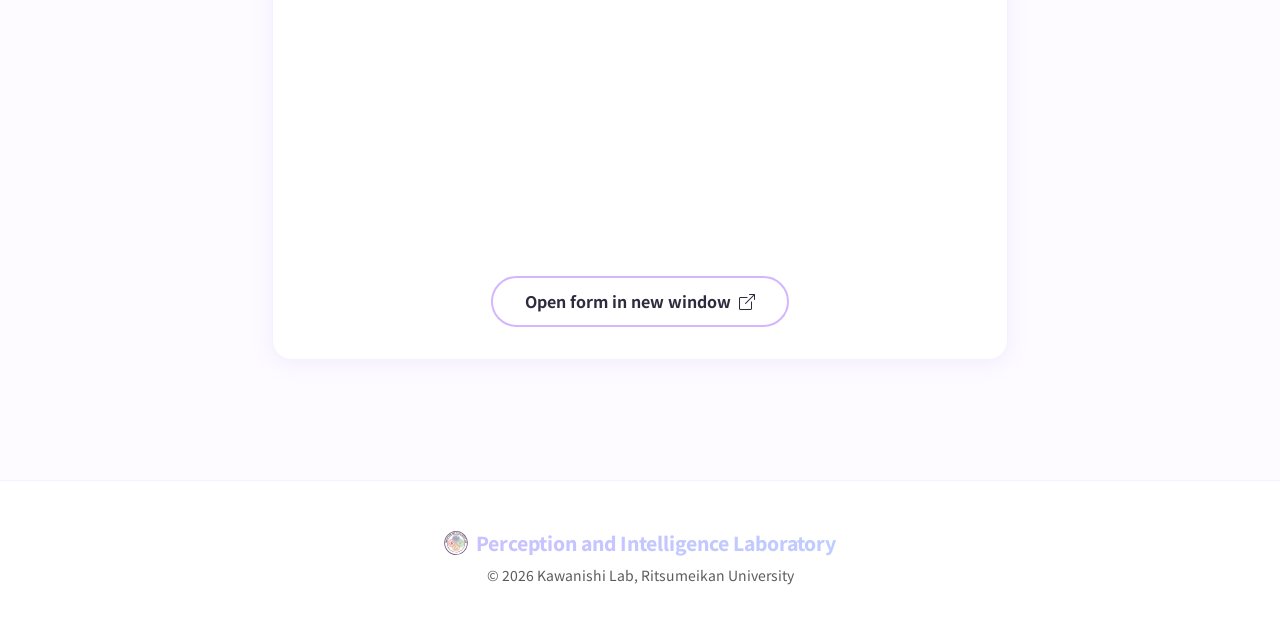
<file: en/contact.html>
<!DOCTYPE html>
<html lang="en">
<head>
  <meta charset="UTF-8">
  <meta name="viewport" content="width=device-width, initial-scale=1.0">
  <title>Contact - Perception and Intelligence Lab</title>
  <meta name="description" content="Contact Perception and Intelligence Laboratory (Kawanishi Lab). Industry-academia collaboration inquiries welcome.">
  <link rel="canonical" href="https://www.pil.ise.ritsumei.ac.jp/en/contact.html">
  <link rel="alternate" hreflang="ja" href="https://www.pil.ise.ritsumei.ac.jp/contact.html">
  <link rel="alternate" hreflang="en" href="https://www.pil.ise.ritsumei.ac.jp/en/contact.html">
  <meta property="og:title" content="Contact - Perception and Intelligence Lab">
  <meta property="og:description" content="Contact Perception and Intelligence Laboratory (Kawanishi Lab). Industry-academia collaboration inquiries welcome.">
  <meta property="og:url" content="https://www.pil.ise.ritsumei.ac.jp/en/contact.html">
  <meta property="og:type" content="website">
  <meta property="og:site_name" content="Perception and Intelligence Laboratory">
  <meta property="og:image" content="https://www.pil.ise.ritsumei.ac.jp/img/og-image.png">
  <meta name="twitter:card" content="summary_large_image">
  <meta name="twitter:title" content="Contact - Perception and Intelligence Lab">
  <meta name="twitter:description" content="Contact Perception and Intelligence Laboratory (Kawanishi Lab). Industry-academia collaboration inquiries welcome.">
  <meta name="twitter:image" content="https://www.pil.ise.ritsumei.ac.jp/img/og-image.png">
  <link href="https://cdn.jsdelivr.net/npm/bootstrap@5.3.3/dist/css/bootstrap.min.css" rel="stylesheet">
  <link href="https://cdn.jsdelivr.net/npm/bootstrap-icons@1.11.3/font/bootstrap-icons.css" rel="stylesheet">
  <link href="https://fonts.googleapis.com/css2?family=Inter:wght@400;500;600;700;800;900&family=Noto+Sans+JP:wght@400;500;600;700;800;900&display=swap" rel="stylesheet">
  <link href="../css/style.css" rel="stylesheet">
</head>
<body>

  <div class="blob-bg">
    <div class="blob blob-1"></div>
    <div class="blob blob-2"></div>
    <div class="blob blob-3"></div>
  </div>

  <!-- Navbar -->
  <nav class="navbar navbar-expand-lg fixed-top">
    <div class="container">
      <a class="navbar-brand d-flex align-items-center" href="index.html"><img src="../img/logo.svg" alt="PIL Logo" width="32" height="32" class="me-2">PIL</a>
      <button class="navbar-toggler border-0" type="button" data-bs-toggle="collapse" data-bs-target="#navMain">
        <span class="navbar-toggler-icon"></span>
      </button>
      <div class="collapse navbar-collapse" id="navMain">
        <ul class="navbar-nav mx-auto">
          <li class="nav-item"><a class="nav-link" href="index.html">Home</a></li>
          <li class="nav-item"><a class="nav-link" href="research.html">Research</a></li>
          <li class="nav-item"><a class="nav-link" href="members.html">Members</a></li>
          <li class="nav-item"><a class="nav-link" href="publications.html">Publications</a></li>
          <li class="nav-item"><a class="nav-link" href="join.html">Prospective Students</a></li>
          <li class="nav-item"><a class="nav-link active" href="contact.html">Contact</a></li>
        </ul>
        <div class="lang-toggle">
          <button class="btn" data-lang="ja" onclick="window.location.href='../contact.html'">JP</button>
          <button class="btn active" data-lang="en">EN</button>
        </div>
      </div>
    </div>
  </nav>

  <!-- Page Header -->
  <section class="page-header">
    <div class="container position-relative" style="z-index:1;">
      <h1 class="hero-title fade-in-up">Contact</h1>
      <p class="hero-subtitle fade-in-up delay-1">Feel free to contact us about industry-academia-government collaboration</p>
    </div>
  </section>

  <!-- Contact Content -->
  <section class="section" style="padding-bottom: 6rem;">
    <div class="container">
      <div class="row justify-content-center">
        <div class="col-lg-8">

          <!-- Collaboration Welcome -->
          <div class="pop-card fade-in-up mb-4" style="height: auto;">
            <div class="d-flex align-items-center mb-3">
              <div class="card-icon icon-purple me-3 mb-0"><i class="bi bi-people-fill"></i></div>
              <h4 class="mb-0">We Welcome Collaboration</h4>
            </div>
            <p class="mb-0">Our lab actively welcomes industry-academia-government collaboration in computer vision, multimodal integration technologies, and their applications across various scientific fields. Whether it's joint research, technical consulting, or contract research, we are open to any form of cooperation. Please don't hesitate to reach out.</p>
          </div>

          <!-- University Rules -->
          <div class="pop-card fade-in-up delay-1" style="height: auto;">
            <div class="d-flex align-items-center mb-3">
              <div class="card-icon icon-mint me-3 mb-0"><i class="bi bi-bank"></i></div>
              <h4 class="mb-0">University Collaboration Guidelines</h4>
            </div>
            <p>For details on procedures and guidelines for joint research and contract research, please refer to Ritsumeikan University's collaboration page.</p>
            <a href="https://www.ritsumei.ac.jp/research/collaboration/application/" class="btn btn-outline-pop" target="_blank">
              Ritsumeikan University Collaboration Page
              <i class="bi bi-box-arrow-up-right ms-1"></i>
            </a>
          </div>

          <!-- Contact Form -->
          <div class="pop-card fade-in-up delay-1 mb-4" style="height: auto;">
            <div class="d-flex align-items-center mb-3">
              <div class="card-icon icon-blue me-3 mb-0"><i class="bi bi-envelope-fill"></i></div>
              <h4 class="mb-0">Contact Form</h4>
            </div>
            <p>Please use the form below to contact us.</p>
            <div style="border-radius: var(--border-radius-md); overflow: hidden; background: #fff;">
              <iframe src="https://docs.google.com/forms/d/e/1FAIpQLSdXN9_SFs_tY78-iWagysQ8Q-GmdCL78jyp5KR467iQ5xv9zQ/viewform?embedded=true" width="100%" height="800" frameborder="0" marginheight="0" marginwidth="0" style="display:block;">Loading…</iframe>
            </div>
            <div class="text-center mt-3">
              <a href="https://docs.google.com/forms/d/e/1FAIpQLSdXN9_SFs_tY78-iWagysQ8Q-GmdCL78jyp5KR467iQ5xv9zQ/viewform" class="btn btn-outline-pop" target="_blank">
                Open form in new window
                <i class="bi bi-box-arrow-up-right ms-1"></i>
              </a>
            </div>
          </div>

        </div>
      </div>
    </div>
  </section>

  <!-- Footer -->
  <footer class="footer">
    <div class="container text-center">
      <p class="footer-brand mb-2"><img src="../img/logo.svg" alt="PIL" width="24" height="24" class="me-1" style="vertical-align: -4px;"> Perception and Intelligence Laboratory</p>
      <p class="text-muted small mb-0">&copy; 2026 Kawanishi Lab, Ritsumeikan University</p>
    </div>
  </footer>

  <script src="https://cdn.jsdelivr.net/npm/bootstrap@5.3.3/dist/js/bootstrap.bundle.min.js"></script>
  <script src="../js/lang.js"></script>
</body>
</html>
</file>
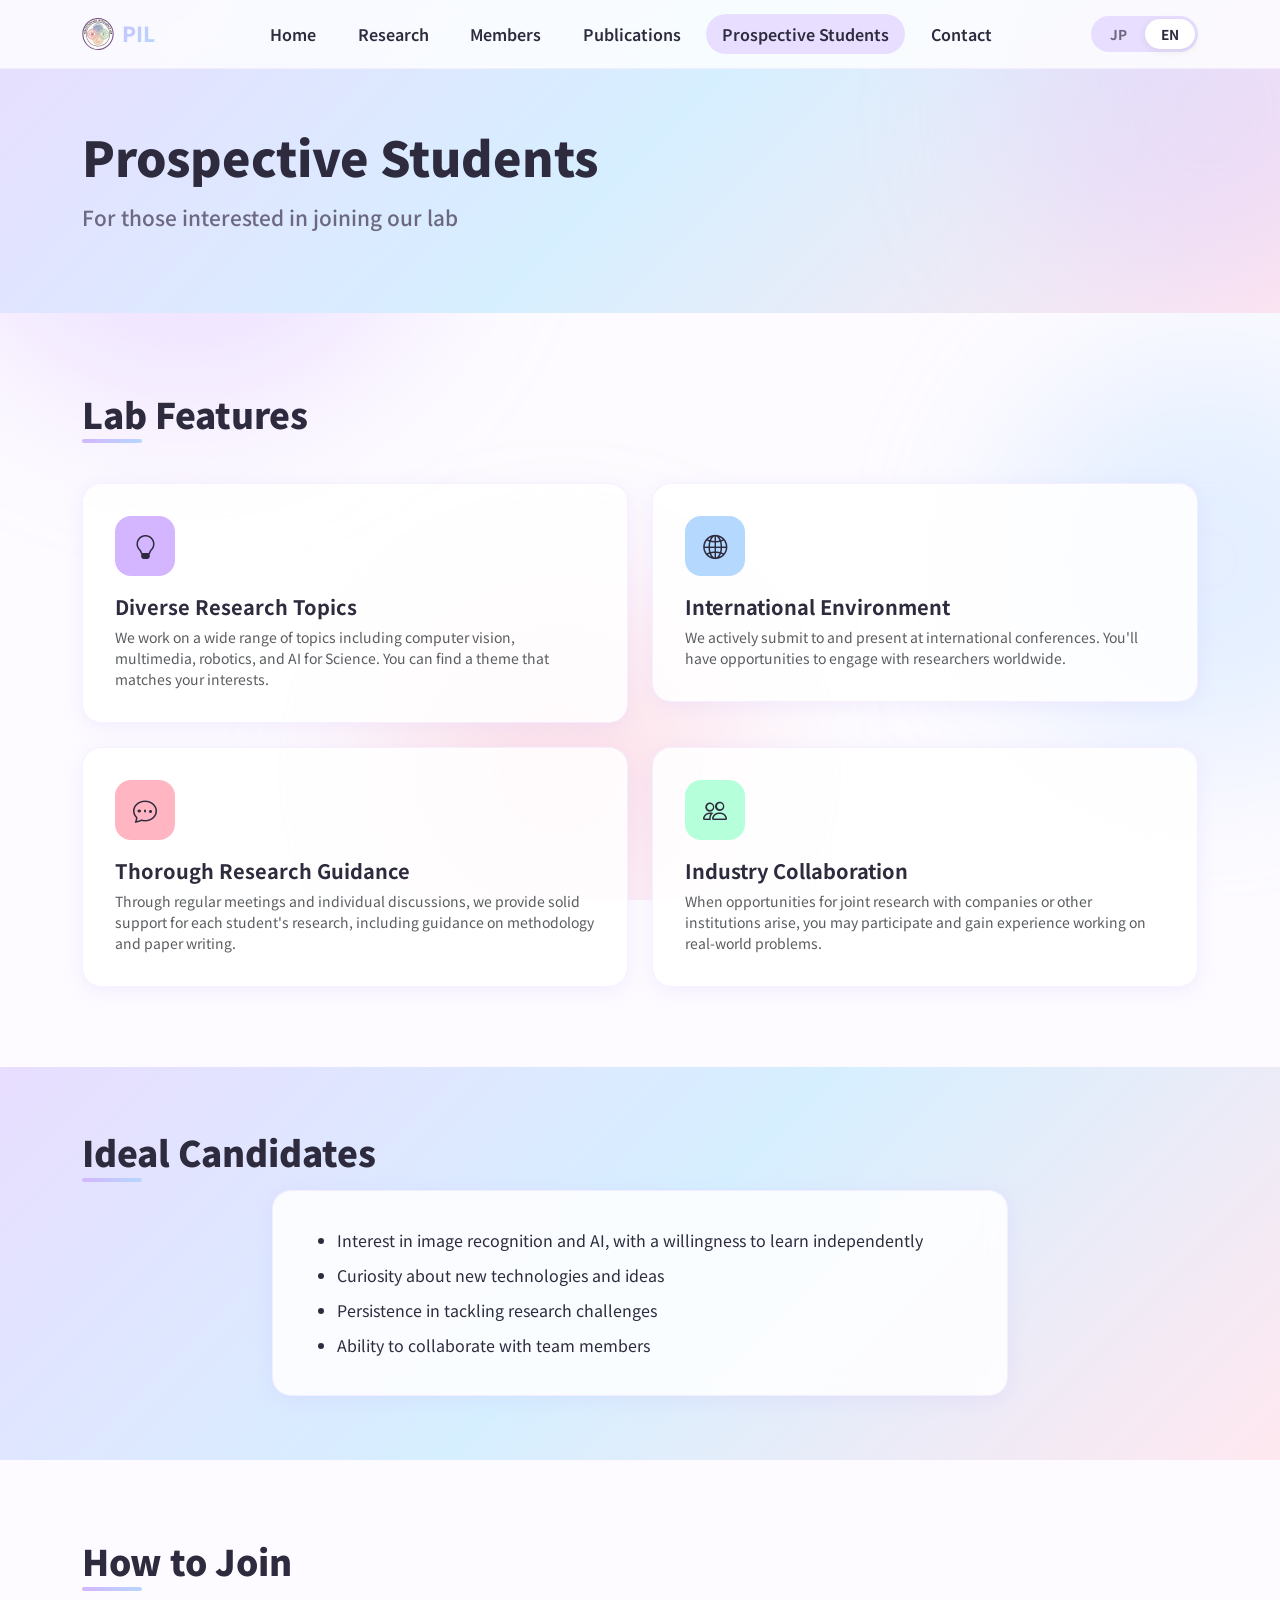
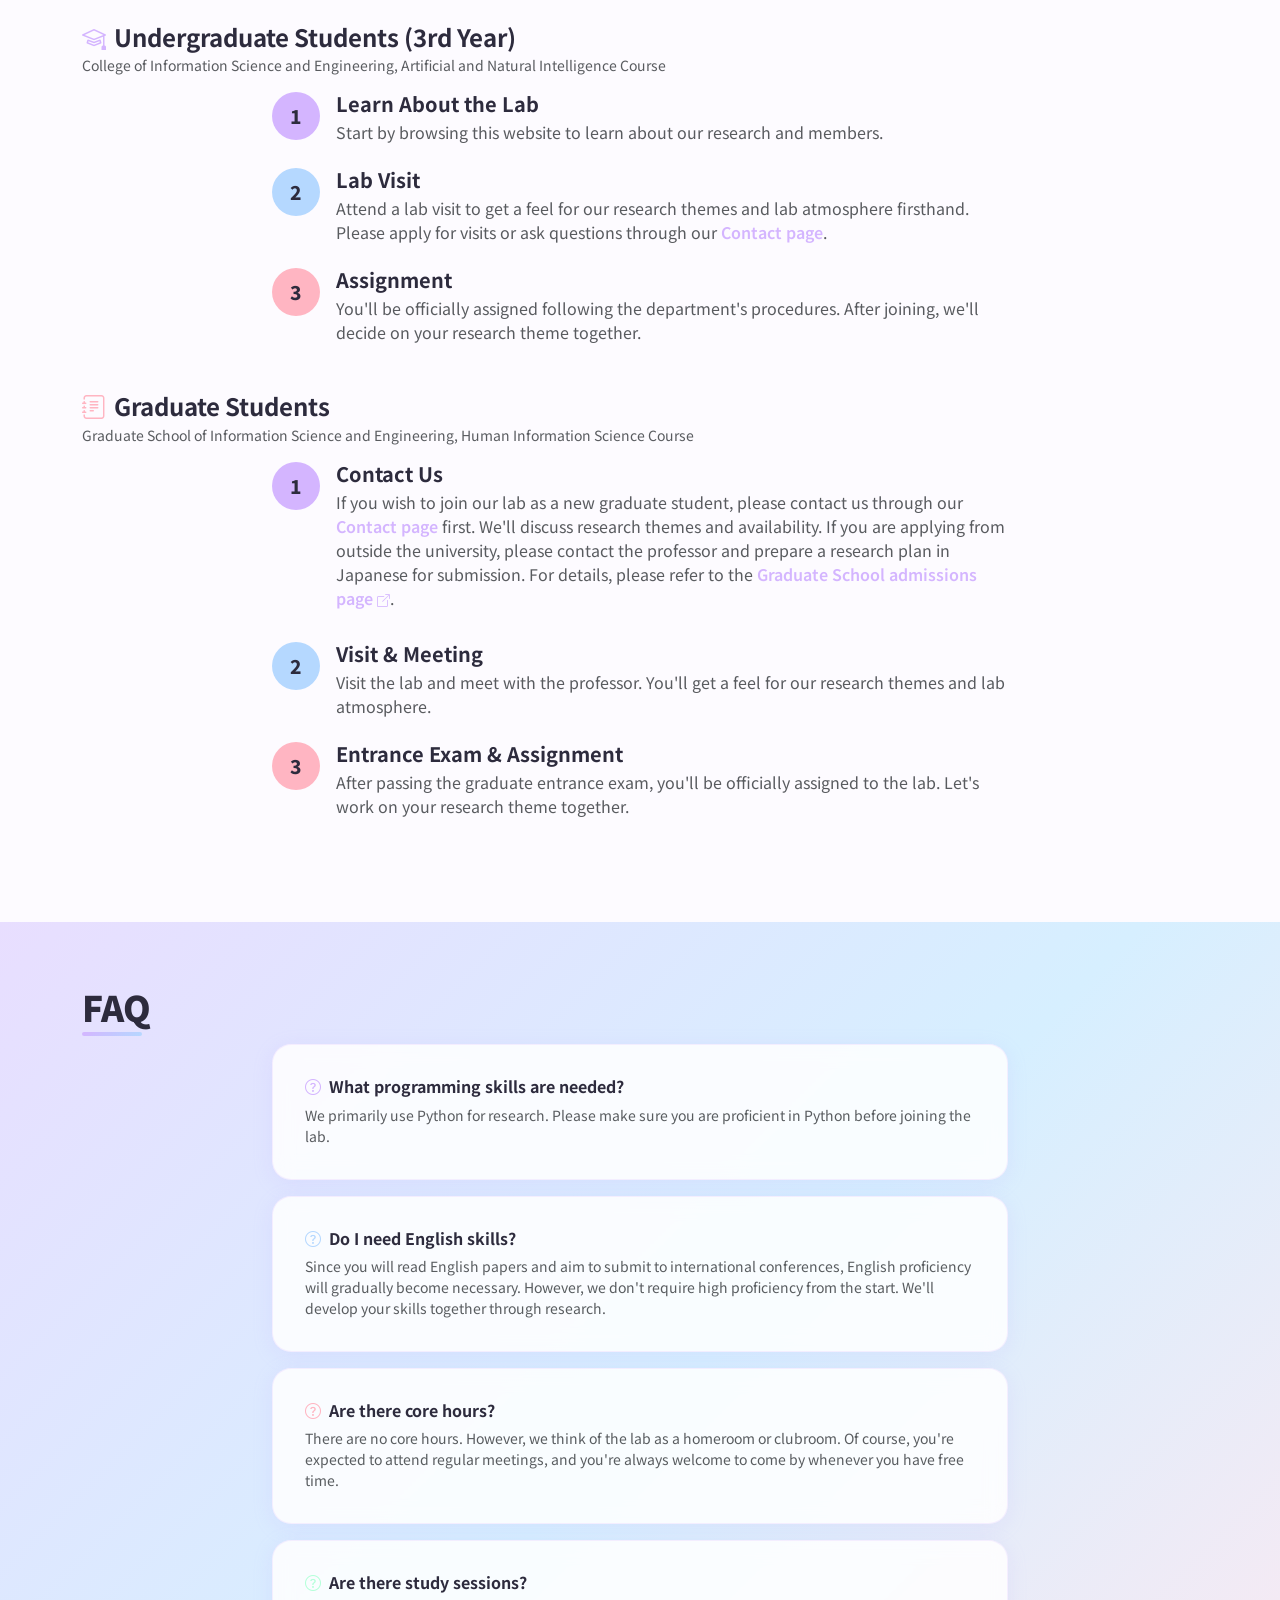
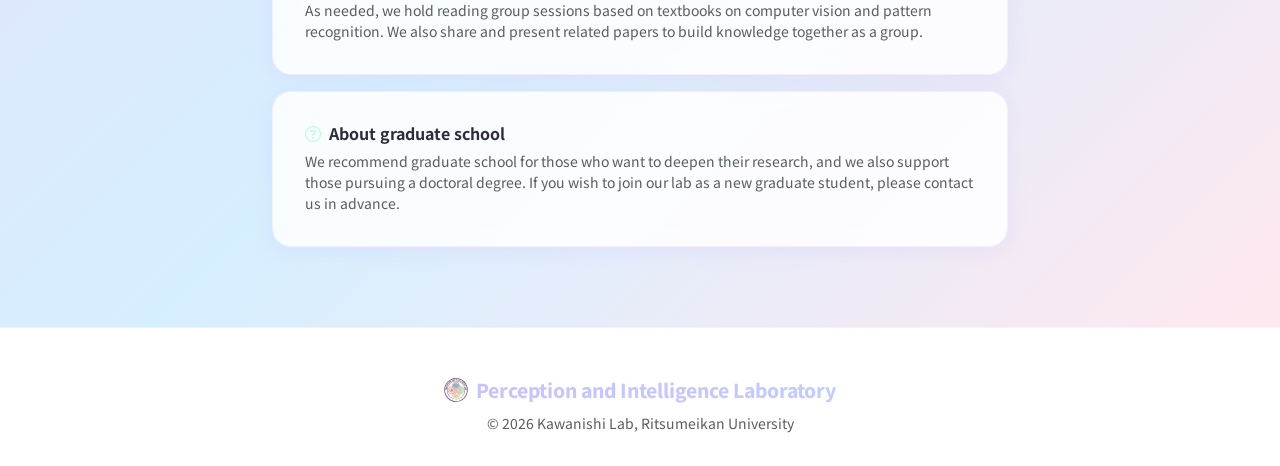
<file: en/join.html>
<!DOCTYPE html>
<html lang="en">
<head>
  <meta charset="UTF-8">
  <meta name="viewport" content="width=device-width, initial-scale=1.0">
  <title>Prospective Students - Perception and Intelligence Lab</title>
  <meta name="description" content="Information for prospective students interested in joining Perception and Intelligence Laboratory (Kawanishi Lab), Ritsumeikan University.">
  <link rel="canonical" href="https://www.pil.ise.ritsumei.ac.jp/en/join.html">
  <link rel="alternate" hreflang="ja" href="https://www.pil.ise.ritsumei.ac.jp/join.html">
  <link rel="alternate" hreflang="en" href="https://www.pil.ise.ritsumei.ac.jp/en/join.html">
  <meta property="og:title" content="Prospective Students - Perception and Intelligence Lab">
  <meta property="og:description" content="Information for prospective students interested in joining Perception and Intelligence Laboratory (Kawanishi Lab), Ritsumeikan University.">
  <meta property="og:url" content="https://www.pil.ise.ritsumei.ac.jp/en/join.html">
  <meta property="og:type" content="website">
  <meta property="og:site_name" content="Perception and Intelligence Laboratory">
  <meta property="og:image" content="https://www.pil.ise.ritsumei.ac.jp/img/og-image.png">
  <meta name="twitter:card" content="summary_large_image">
  <meta name="twitter:title" content="Prospective Students - Perception and Intelligence Lab">
  <meta name="twitter:description" content="Information for prospective students interested in joining Perception and Intelligence Laboratory (Kawanishi Lab).">
  <meta name="twitter:image" content="https://www.pil.ise.ritsumei.ac.jp/img/og-image.png">
  <!-- Google tag (gtag.js) -->
  <script async src="https://www.googletagmanager.com/gtag/js?id=G-3G09NXXC9T"></script>
  <script>
    window.dataLayer = window.dataLayer || [];
    function gtag(){dataLayer.push(arguments);}
    gtag('js', new Date());

    gtag('config', 'G-3G09NXXC9T');
  </script>
  <link href="https://cdn.jsdelivr.net/npm/bootstrap@5.3.3/dist/css/bootstrap.min.css" rel="stylesheet">
  <link href="https://cdn.jsdelivr.net/npm/bootstrap-icons@1.11.3/font/bootstrap-icons.css" rel="stylesheet">
  <link href="https://fonts.googleapis.com/css2?family=Inter:wght@400;500;600;700;800;900&family=Noto+Sans+JP:wght@400;500;600;700;800;900&display=swap" rel="stylesheet">
  <link href="../css/style.css" rel="stylesheet">
</head>
<body>

  <div class="blob-bg">
    <div class="blob blob-1"></div>
    <div class="blob blob-2"></div>
    <div class="blob blob-3"></div>
  </div>

  <!-- Navbar -->
  <nav class="navbar navbar-expand-lg fixed-top">
    <div class="container">
      <a class="navbar-brand d-flex align-items-center" href="index.html"><img src="../img/logo.svg" alt="PIL Logo" width="32" height="32" class="me-2">PIL</a>
      <button class="navbar-toggler border-0" type="button" data-bs-toggle="collapse" data-bs-target="#navMain">
        <span class="navbar-toggler-icon"></span>
      </button>
      <div class="collapse navbar-collapse" id="navMain">
        <ul class="navbar-nav mx-auto">
          <li class="nav-item"><a class="nav-link" href="index.html">Home</a></li>
          <li class="nav-item"><a class="nav-link" href="research.html">Research</a></li>
          <li class="nav-item"><a class="nav-link" href="members.html">Members</a></li>
          <li class="nav-item"><a class="nav-link" href="publications.html">Publications</a></li>
          <li class="nav-item"><a class="nav-link active" href="join.html">Prospective Students</a></li>
          <li class="nav-item"><a class="nav-link" href="contact.html">Contact</a></li>
        </ul>
        <div class="lang-toggle">
          <button class="btn" data-lang="ja" onclick="window.location.href='../join.html'">JP</button>
          <button class="btn active" data-lang="en">EN</button>
        </div>
      </div>
    </div>
  </nav>

  <!-- Page Header -->
  <section class="page-header">
    <div class="container position-relative" style="z-index:1;">
      <h1 class="hero-title fade-in-up">Prospective Students</h1>
      <p class="hero-subtitle fade-in-up delay-1">For those interested in joining our lab</p>
    </div>
  </section>

  <!-- 研究室の特徴・魅力 -->
  <section class="section">
    <div class="container">
      <h2 class="section-title fade-in-up">Lab Features</h2>
      <div class="row g-4 mt-2">
        <div class="col-md-6 fade-in-up delay-1">
          <div class="pop-card" style="height: auto;">
            <div class="card-icon icon-purple"><i class="bi bi-lightbulb"></i></div>
            <h5>Diverse Research Topics</h5>
            <p class="text-muted small mb-0">We work on a wide range of topics including computer vision, multimedia, robotics, and AI for Science. You can find a theme that matches your interests.</p>
          </div>
        </div>
        <div class="col-md-6 fade-in-up delay-2">
          <div class="pop-card" style="height: auto;">
            <div class="card-icon icon-blue"><i class="bi bi-globe2"></i></div>
            <h5>International Environment</h5>
            <p class="text-muted small mb-0">We actively submit to and present at international conferences. You'll have opportunities to engage with researchers worldwide.</p>
          </div>
        </div>
        <div class="col-md-6 fade-in-up delay-3">
          <div class="pop-card" style="height: auto;">
            <div class="card-icon icon-pink"><i class="bi bi-chat-dots"></i></div>
            <h5>Thorough Research Guidance</h5>
            <p class="text-muted small mb-0">Through regular meetings and individual discussions, we provide solid support for each student's research, including guidance on methodology and paper writing.</p>
          </div>
        </div>
        <div class="col-md-6 fade-in-up delay-4">
          <div class="pop-card" style="height: auto;">
            <div class="card-icon icon-mint"><i class="bi bi-people"></i></div>
            <h5>Industry Collaboration</h5>
            <p class="text-muted small mb-0">When opportunities for joint research with companies or other institutions arise, you may participate and gain experience working on real-world problems.</p>
          </div>
        </div>
      </div>
    </div>
  </section>

  <!-- 求める学生像 -->
  <section class="section" style="background: var(--gradient-hero); padding: 4rem 0;">
    <div class="container">
      <h2 class="section-title fade-in-up">Ideal Candidates</h2>
      <div class="row justify-content-center">
        <div class="col-lg-8">
          <div class="pop-card fade-in-up delay-1" style="height: auto;">
            <ul class="mb-0" style="line-height: 2.2;">
              <li>Interest in image recognition and AI, with a willingness to learn independently</li>
              <li>Curiosity about new technologies and ideas</li>
              <li>Persistence in tackling research challenges</li>
              <li>Ability to collaborate with team members</li>
            </ul>
          </div>
        </div>
      </div>
    </div>
  </section>

  <!-- 配属までの流れ -->
  <section class="section">
    <div class="container">
      <h2 class="section-title fade-in-up">How to Join</h2>
      <!-- 3回生からの配属 -->
      <h4 class="fade-in-up delay-1 mt-4 mb-1"><i class="bi bi-mortarboard me-2" style="color: var(--pastel-purple);"></i>Undergraduate Students (3rd Year)</h4>
      <p class="fade-in-up delay-1 text-muted small mb-3"><a href="https://en.ritsumei.ac.jp/ise/" target="_blank" class="text-decoration-none" style="color: inherit;">College of Information Science and Engineering</a>, Artificial and Natural Intelligence Course</p>
      <div class="row justify-content-center">
        <div class="col-lg-8">

          <div class="d-flex align-items-start mb-4 fade-in-up delay-1">
            <div class="me-3 flex-shrink-0">
              <span class="d-inline-flex align-items-center justify-content-center rounded-circle" style="width:48px; height:48px; background: var(--pastel-purple); font-weight:800; font-size:1.2rem; color: var(--text-dark);">1</span>
            </div>
            <div>
              <h5 class="mb-1">Learn About the Lab</h5>
              <p class="text-muted mb-0">Start by browsing this website to learn about our research and members.</p>
            </div>
          </div>

          <div class="d-flex align-items-start mb-4 fade-in-up delay-2">
            <div class="me-3 flex-shrink-0">
              <span class="d-inline-flex align-items-center justify-content-center rounded-circle" style="width:48px; height:48px; background: var(--pastel-blue); font-weight:800; font-size:1.2rem; color: var(--text-dark);">2</span>
            </div>
            <div>
              <h5 class="mb-1">Lab Visit</h5>
              <p class="text-muted mb-0">Attend a lab visit to get a feel for our research themes and lab atmosphere firsthand. Please apply for visits or ask questions through our <a href="contact.html" class="text-decoration-none" style="color: var(--pastel-purple); font-weight: 600;">Contact page</a>.</p>
            </div>
          </div>

          <div class="d-flex align-items-start mb-4 fade-in-up delay-3">
            <div class="me-3 flex-shrink-0">
              <span class="d-inline-flex align-items-center justify-content-center rounded-circle" style="width:48px; height:48px; background: var(--pastel-pink); font-weight:800; font-size:1.2rem; color: var(--text-dark);">3</span>
            </div>
            <div>
              <h5 class="mb-1">Assignment</h5>
              <p class="text-muted mb-0">You'll be officially assigned following the department's procedures. After joining, we'll decide on your research theme together.</p>
            </div>
          </div>

        </div>
      </div>

      <!-- 大学院からの配属 -->
      <h4 class="fade-in-up mt-4 mb-1"><i class="bi bi-journal-text me-2" style="color: var(--pastel-pink);"></i>Graduate Students</h4>
      <p class="fade-in-up text-muted small mb-3"><a href="https://en.ritsumei.ac.jp/gsise/" target="_blank" class="text-decoration-none" style="color: inherit;">Graduate School of Information Science and Engineering</a>, Human Information Science Course</p>
      <div class="row justify-content-center">
        <div class="col-lg-8">

          <div class="d-flex align-items-start mb-4 fade-in-up delay-1">
            <div class="me-3 flex-shrink-0">
              <span class="d-inline-flex align-items-center justify-content-center rounded-circle" style="width:48px; height:48px; background: var(--pastel-purple); font-weight:800; font-size:1.2rem; color: var(--text-dark);">1</span>
            </div>
            <div>
              <h5 class="mb-1">Contact Us</h5>
              <p class="text-muted mb-2">If you wish to join our lab as a new graduate student, please contact us through our <a href="contact.html" class="text-decoration-none" style="color: var(--pastel-purple); font-weight: 600;">Contact page</a> first. We'll discuss research themes and availability. If you are applying from outside the university, please contact the professor and prepare a research plan in Japanese for submission. For details, please refer to the <a href="https://en.ritsumei.ac.jp/gsise/admission/application/" target="_blank" class="text-decoration-none" style="color: var(--pastel-purple); font-weight: 600;">Graduate School admissions page <i class="bi bi-box-arrow-up-right" style="font-size: 0.8em;"></i></a>.</p>
              <p class="text-muted mb-0"></p>
            </div>
          </div>

          <div class="d-flex align-items-start mb-4 fade-in-up delay-2">
            <div class="me-3 flex-shrink-0">
              <span class="d-inline-flex align-items-center justify-content-center rounded-circle" style="width:48px; height:48px; background: var(--pastel-blue); font-weight:800; font-size:1.2rem; color: var(--text-dark);">2</span>
            </div>
            <div>
              <h5 class="mb-1">Visit &amp; Meeting</h5>
              <p class="text-muted mb-0">Visit the lab and meet with the professor. You'll get a feel for our research themes and lab atmosphere.</p>
            </div>
          </div>

          <div class="d-flex align-items-start mb-4 fade-in-up delay-3">
            <div class="me-3 flex-shrink-0">
              <span class="d-inline-flex align-items-center justify-content-center rounded-circle" style="width:48px; height:48px; background: var(--pastel-pink); font-weight:800; font-size:1.2rem; color: var(--text-dark);">3</span>
            </div>
            <div>
              <h5 class="mb-1">Entrance Exam &amp; Assignment</h5>
              <p class="text-muted mb-0">After passing the graduate entrance exam, you'll be officially assigned to the lab. Let's work on your research theme together.</p>
            </div>
          </div>

        </div>
      </div>
    </div>
  </section>

  <!-- FAQ -->
  <section class="section" style="background: var(--gradient-hero); padding: 4rem 0;">
    <div class="container">
      <h2 class="section-title fade-in-up">FAQ</h2>
      <div class="row justify-content-center">
        <div class="col-lg-8">

          <div class="pop-card fade-in-up delay-1 mb-3" style="height: auto;">
            <h6 class="mb-2"><i class="bi bi-question-circle me-2" style="color: var(--pastel-purple);"></i>What programming skills are needed?</h6>
            <p class="text-muted small mb-0">We primarily use Python for research. Please make sure you are proficient in Python before joining the lab.</p>
          </div>

          <div class="pop-card fade-in-up delay-2 mb-3" style="height: auto;">
            <h6 class="mb-2"><i class="bi bi-question-circle me-2" style="color: var(--pastel-blue);"></i>Do I need English skills?</h6>
            <p class="text-muted small mb-0">Since you will read English papers and aim to submit to international conferences, English proficiency will gradually become necessary. However, we don't require high proficiency from the start. We'll develop your skills together through research.</p>
          </div>

          <div class="pop-card fade-in-up delay-3 mb-3" style="height: auto;">
            <h6 class="mb-2"><i class="bi bi-question-circle me-2" style="color: var(--pastel-pink);"></i>Are there core hours?</h6>
            <p class="text-muted small mb-0">There are no core hours. However, we think of the lab as a homeroom or clubroom. Of course, you're expected to attend regular meetings, and you're always welcome to come by whenever you have free time.</p>
          </div>

          <div class="pop-card fade-in-up delay-4 mb-3" style="height: auto;">
            <h6 class="mb-2"><i class="bi bi-question-circle me-2" style="color: var(--pastel-mint);"></i>Are there study sessions?</h6>
            <p class="text-muted small mb-0">As needed, we hold reading group sessions based on textbooks on computer vision and pattern recognition. We also share and present related papers to build knowledge together as a group.</p>
          </div>

          <div class="pop-card fade-in-up delay-5 mb-3" style="height: auto;">
            <h6 class="mb-2"><i class="bi bi-question-circle me-2" style="color: var(--pastel-mint);"></i>About graduate school</h6>
            <p class="text-muted small mb-0">We recommend graduate school for those who want to deepen their research, and we also support those pursuing a doctoral degree. If you wish to join our lab as a new graduate student, please contact us in advance.</p>
          </div>

        </div>
      </div>
    </div>
  </section>

  <!-- Footer -->
  <footer class="footer">
    <div class="container text-center">
      <p class="footer-brand mb-2"><img src="../img/logo.svg" alt="PIL" width="24" height="24" class="me-1" style="vertical-align: -4px;"> Perception and Intelligence Laboratory</p>
      <p class="text-muted small mb-0">&copy; 2026 Kawanishi Lab, Ritsumeikan University</p>
    </div>
  </footer>

  <script src="https://cdn.jsdelivr.net/npm/bootstrap@5.3.3/dist/js/bootstrap.bundle.min.js"></script>
  <script src="../js/lang.js"></script>
</body>
</html>
</file>
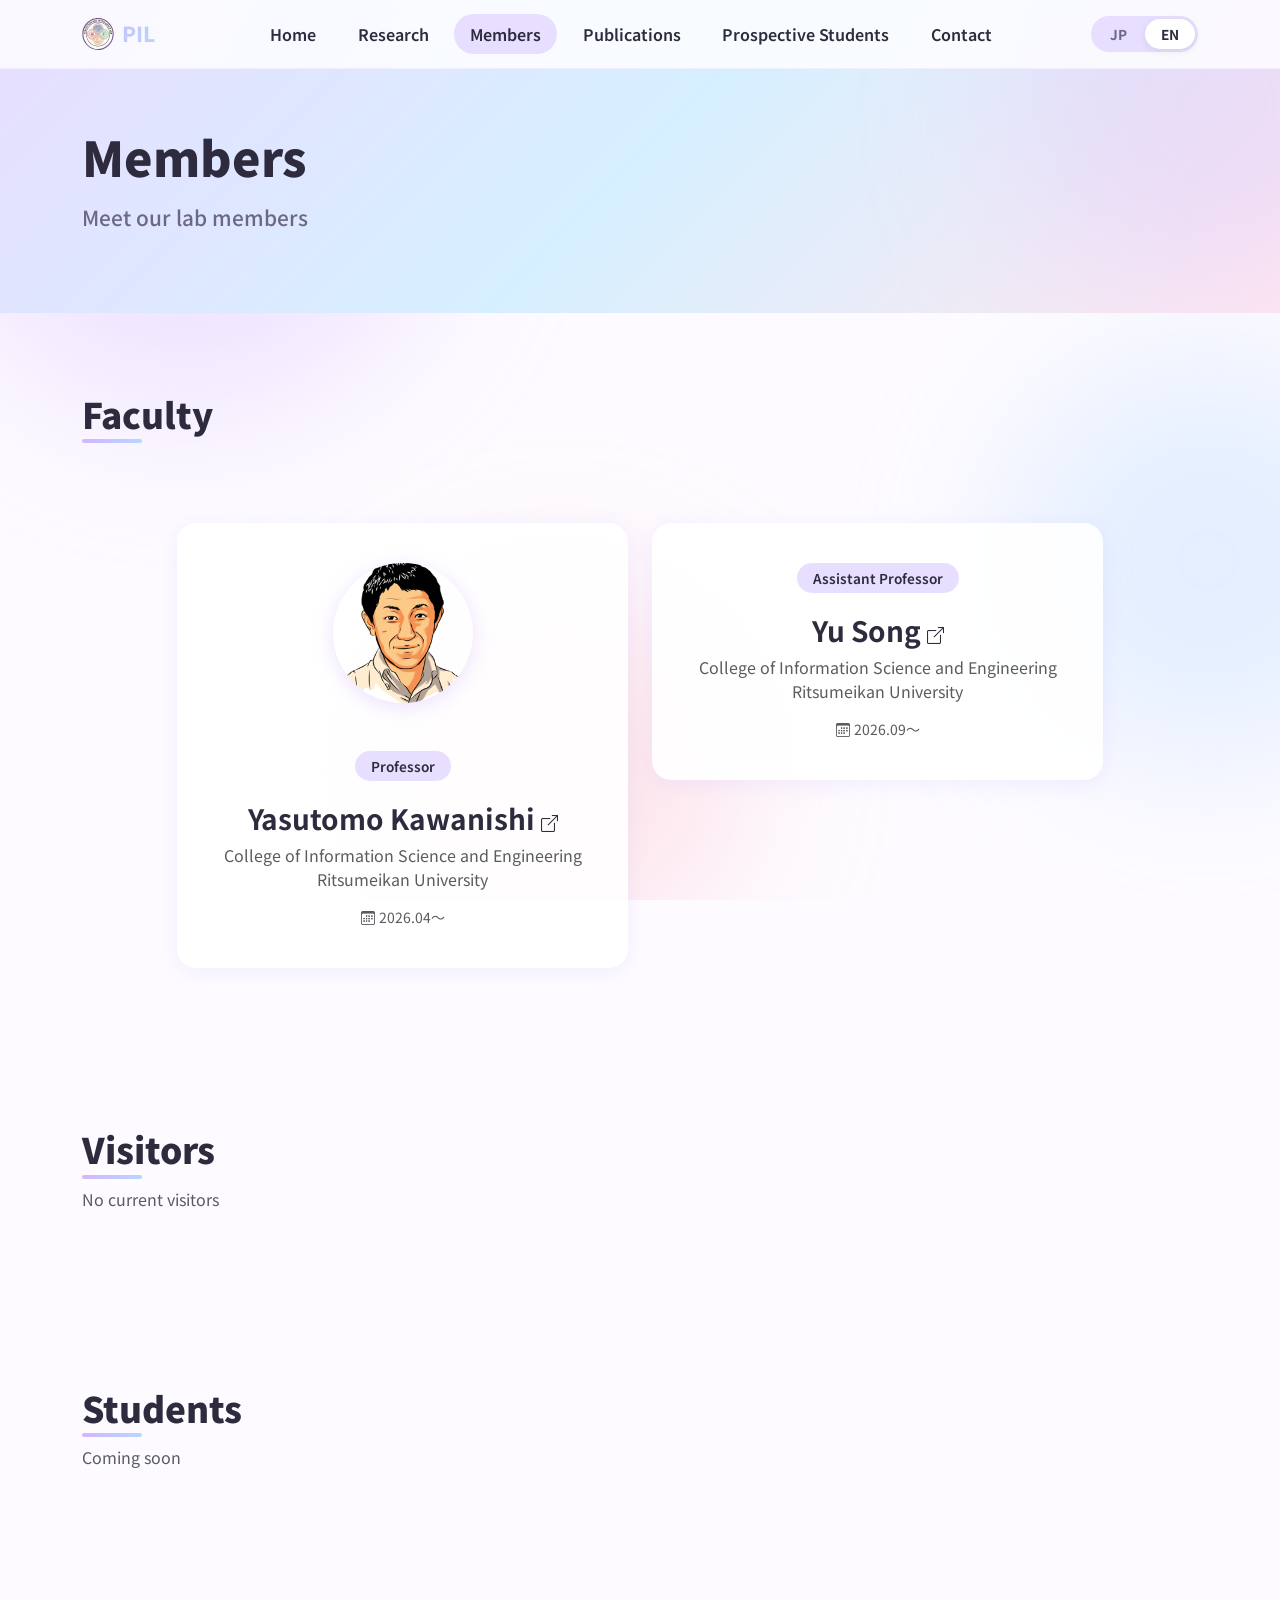
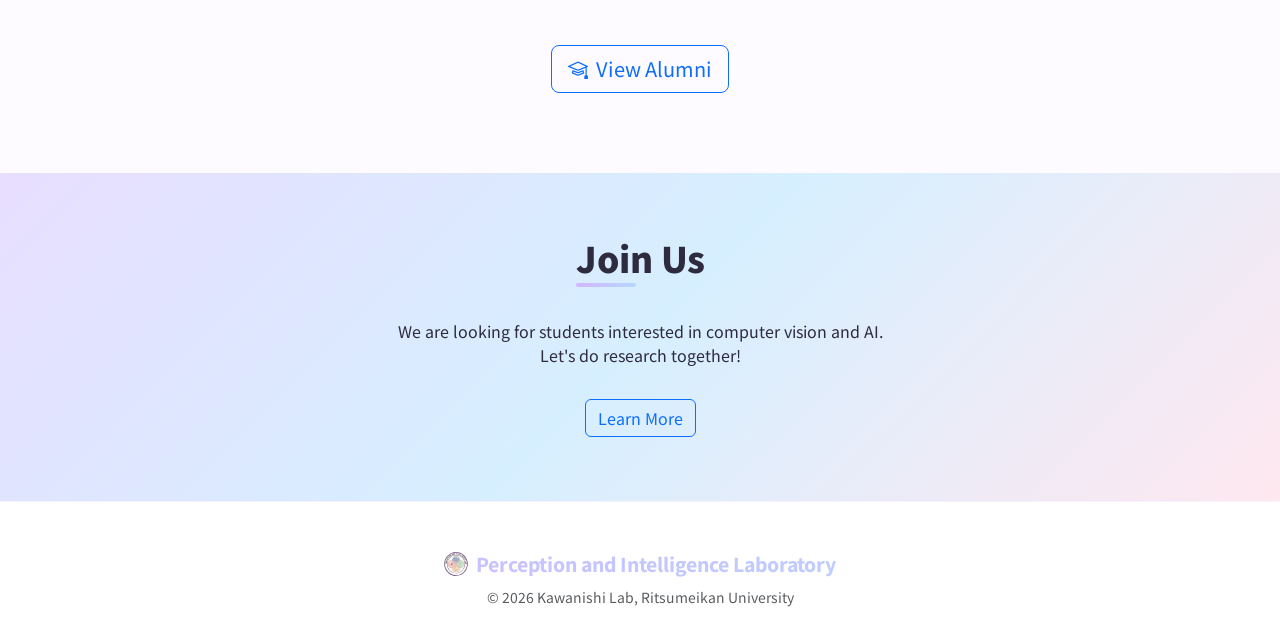
<file: en/members.html>
<!DOCTYPE html>
<html lang="en">
<head>
  <meta charset="UTF-8">
  <meta name="viewport" content="width=device-width, initial-scale=1.0">
  <title>Members - Perception and Intelligence Lab</title>
  <meta name="description" content="Members of Perception and Intelligence Laboratory (Kawanishi Lab), Ritsumeikan University.">
  <link rel="canonical" href="https://www.pil.ise.ritsumei.ac.jp/en/members.html">
  <link rel="alternate" hreflang="ja" href="https://www.pil.ise.ritsumei.ac.jp/members.html">
  <link rel="alternate" hreflang="en" href="https://www.pil.ise.ritsumei.ac.jp/en/members.html">
  <meta property="og:title" content="Members - Perception and Intelligence Lab">
  <meta property="og:description" content="Members of Perception and Intelligence Laboratory (Kawanishi Lab), Ritsumeikan University.">
  <meta property="og:url" content="https://www.pil.ise.ritsumei.ac.jp/en/members.html">
  <meta property="og:type" content="website">
  <meta property="og:site_name" content="Perception and Intelligence Laboratory">
  <meta property="og:image" content="https://www.pil.ise.ritsumei.ac.jp/img/og-image.png">
  <meta name="twitter:card" content="summary_large_image">
  <meta name="twitter:title" content="Members - Perception and Intelligence Lab">
  <meta name="twitter:description" content="Members of Perception and Intelligence Laboratory (Kawanishi Lab), Ritsumeikan University.">
  <meta name="twitter:image" content="https://www.pil.ise.ritsumei.ac.jp/img/og-image.png">
  <!-- Google tag (gtag.js) -->
  <script async src="https://www.googletagmanager.com/gtag/js?id=G-3G09NXXC9T"></script>
  <script>
    window.dataLayer = window.dataLayer || [];
    function gtag(){dataLayer.push(arguments);}
    gtag('js', new Date());

    gtag('config', 'G-3G09NXXC9T');
  </script>
  <link href="https://cdn.jsdelivr.net/npm/bootstrap@5.3.3/dist/css/bootstrap.min.css" rel="stylesheet">
  <link href="https://cdn.jsdelivr.net/npm/bootstrap-icons@1.11.3/font/bootstrap-icons.css" rel="stylesheet">
  <link href="https://fonts.googleapis.com/css2?family=Inter:wght@400;500;600;700;800;900&family=Noto+Sans+JP:wght@400;500;600;700;800;900&display=swap" rel="stylesheet">
  <link href="../css/style.css" rel="stylesheet">
</head>
<body>

  <div class="blob-bg">
    <div class="blob blob-1"></div>
    <div class="blob blob-2"></div>
    <div class="blob blob-3"></div>
  </div>

  <!-- Navbar -->
  <nav class="navbar navbar-expand-lg fixed-top">
    <div class="container">
      <a class="navbar-brand d-flex align-items-center" href="index.html"><img src="../img/logo.svg" alt="PIL Logo" width="32" height="32" class="me-2">PIL</a>
      <button class="navbar-toggler border-0" type="button" data-bs-toggle="collapse" data-bs-target="#navMain">
        <span class="navbar-toggler-icon"></span>
      </button>
      <div class="collapse navbar-collapse" id="navMain">
        <ul class="navbar-nav mx-auto">
          <li class="nav-item"><a class="nav-link" href="index.html">Home</a></li>
          <li class="nav-item"><a class="nav-link" href="research.html">Research</a></li>
          <li class="nav-item"><a class="nav-link active" href="members.html">Members</a></li>
          <li class="nav-item"><a class="nav-link" href="publications.html">Publications</a></li>
          <li class="nav-item"><a class="nav-link" href="join.html">Prospective Students</a></li>
          <li class="nav-item"><a class="nav-link" href="contact.html">Contact</a></li>
        </ul>
        <div class="lang-toggle">
          <button class="btn" data-lang="ja" onclick="window.location.href='../members.html'">JP</button>
          <button class="btn active" data-lang="en">EN</button>
        </div>
      </div>
    </div>
  </nav>

  <!-- Page Header -->
  <section class="page-header">
    <div class="container position-relative" style="z-index:1;">
      <h1 class="hero-title fade-in-up">Members</h1>
      <p class="hero-subtitle fade-in-up delay-1">Meet our lab members</p>
    </div>
  </section>

  <!-- Faculty -->
  <section class="section">
    <div class="container">
      <h2 class="section-title fade-in-up">Faculty</h2>
      <p class="section-subtitle fade-in-up delay-1"></p>

      <div class="row g-4 justify-content-center mt-2">
        <div class="col-md-6 col-lg-5 fade-in-up delay-2">
          <div class="member-card">
            <img src="../img/kawanishi.png" alt="Yasutomo Kawanishi" class="member-photo" style="width: 140px; height: 140px; border-radius: 50%; object-fit: cover; box-shadow: 0 4px 20px rgba(212, 181, 255, 0.4); display: block; margin: 0 auto 1.5rem;">
            <br>
            <span class="member-role">Professor</span>
            <h3 class="mt-2"><a href="https://yasutomo57jp.github.io/en/index.html" class="text-decoration-none" style="color: inherit;">Yasutomo Kawanishi <i class="bi bi-box-arrow-up-right" style="font-size: 0.6em;"></i></a></h3>
            <p class="text-muted"><a href="https://en.ritsumei.ac.jp/ise/" class="text-decoration-none" style="color: inherit;">College of Information Science and Engineering</a><br><a href="https://en.ritsumei.ac.jp/" class="text-decoration-none" style="color: inherit;">Ritsumeikan University</a></p>
            <p class="text-muted small mb-0"><i class="bi bi-calendar3 me-1"></i>2026.04〜</p>
          </div>
        </div>
        <div class="col-md-6 col-lg-5 fade-in-up delay-2">
          <div class="member-card">
            <span class="member-role">Assistant Professor</span>
            <h3 class="mt-2"><a href="https://en.ritsumei.ac.jp/ise/teacher/detail/?id=152" class="text-decoration-none" style="color: inherit;">Yu Song <i class="bi bi-box-arrow-up-right" style="font-size: 0.6em;"></i></a></h3>
            <p class="text-muted"><a href="https://en.ritsumei.ac.jp/ise/" class="text-decoration-none" style="color: inherit;">College of Information Science and Engineering</a><br><a href="https://en.ritsumei.ac.jp/" class="text-decoration-none" style="color: inherit;">Ritsumeikan University</a></p>
            <p class="text-muted small mb-0"><i class="bi bi-calendar3 me-1"></i>2026.09〜</p>
          </div>
        </div>
      </div>
    </div>
  </section>

  <!-- Visitors -->
  <section class="section">
    <div class="container">
      <h2 class="section-title fade-in-up">Visitors</h2>
      <p class="fade-in-up delay-1 text-muted">No current visitors</p>
    </div>
  </section>

  <!-- Students -->
  <section class="section">
    <div class="container">
      <h2 class="section-title fade-in-up">Students</h2>
      <p class="fade-in-up delay-1 text-muted">Coming soon</p>
    </div>
  </section>

  <!-- Alumni Link -->
  <section class="section">
    <div class="container text-center fade-in-up">
      <a href="alumni.html" class="btn btn-outline-primary btn-lg">
        <i class="bi bi-mortarboard me-2"></i>View Alumni
      </a>
    </div>
  </section>

  <!-- Join Us Section -->
  <section class="section" style="background: var(--gradient-hero); padding: 4rem 0;">
    <div class="container text-center">
      <h2 class="section-title fade-in-up">Join Us</h2>
      <div class="mt-4">
        <p class="fade-in-up delay-1">
          We are looking for students interested in computer vision and AI.<br>
          Let's do research together!
        </p>
        <a href="join.html" class="btn btn-outline-primary mt-3 fade-in-up delay-2">Learn More</a>
      </div>
    </div>
  </section>

  <!-- Footer -->
  <footer class="footer">
    <div class="container text-center">
      <p class="footer-brand mb-2"><img src="../img/logo.svg" alt="PIL" width="24" height="24" class="me-1" style="vertical-align: -4px;"> Perception and Intelligence Laboratory</p>
      <p class="text-muted small mb-0">&copy; 2026 Kawanishi Lab, Ritsumeikan University</p>
    </div>
  </footer>

  <script src="https://cdn.jsdelivr.net/npm/bootstrap@5.3.3/dist/js/bootstrap.bundle.min.js"></script>
  <script src="../js/lang.js"></script>
</body>
</html>
</file>
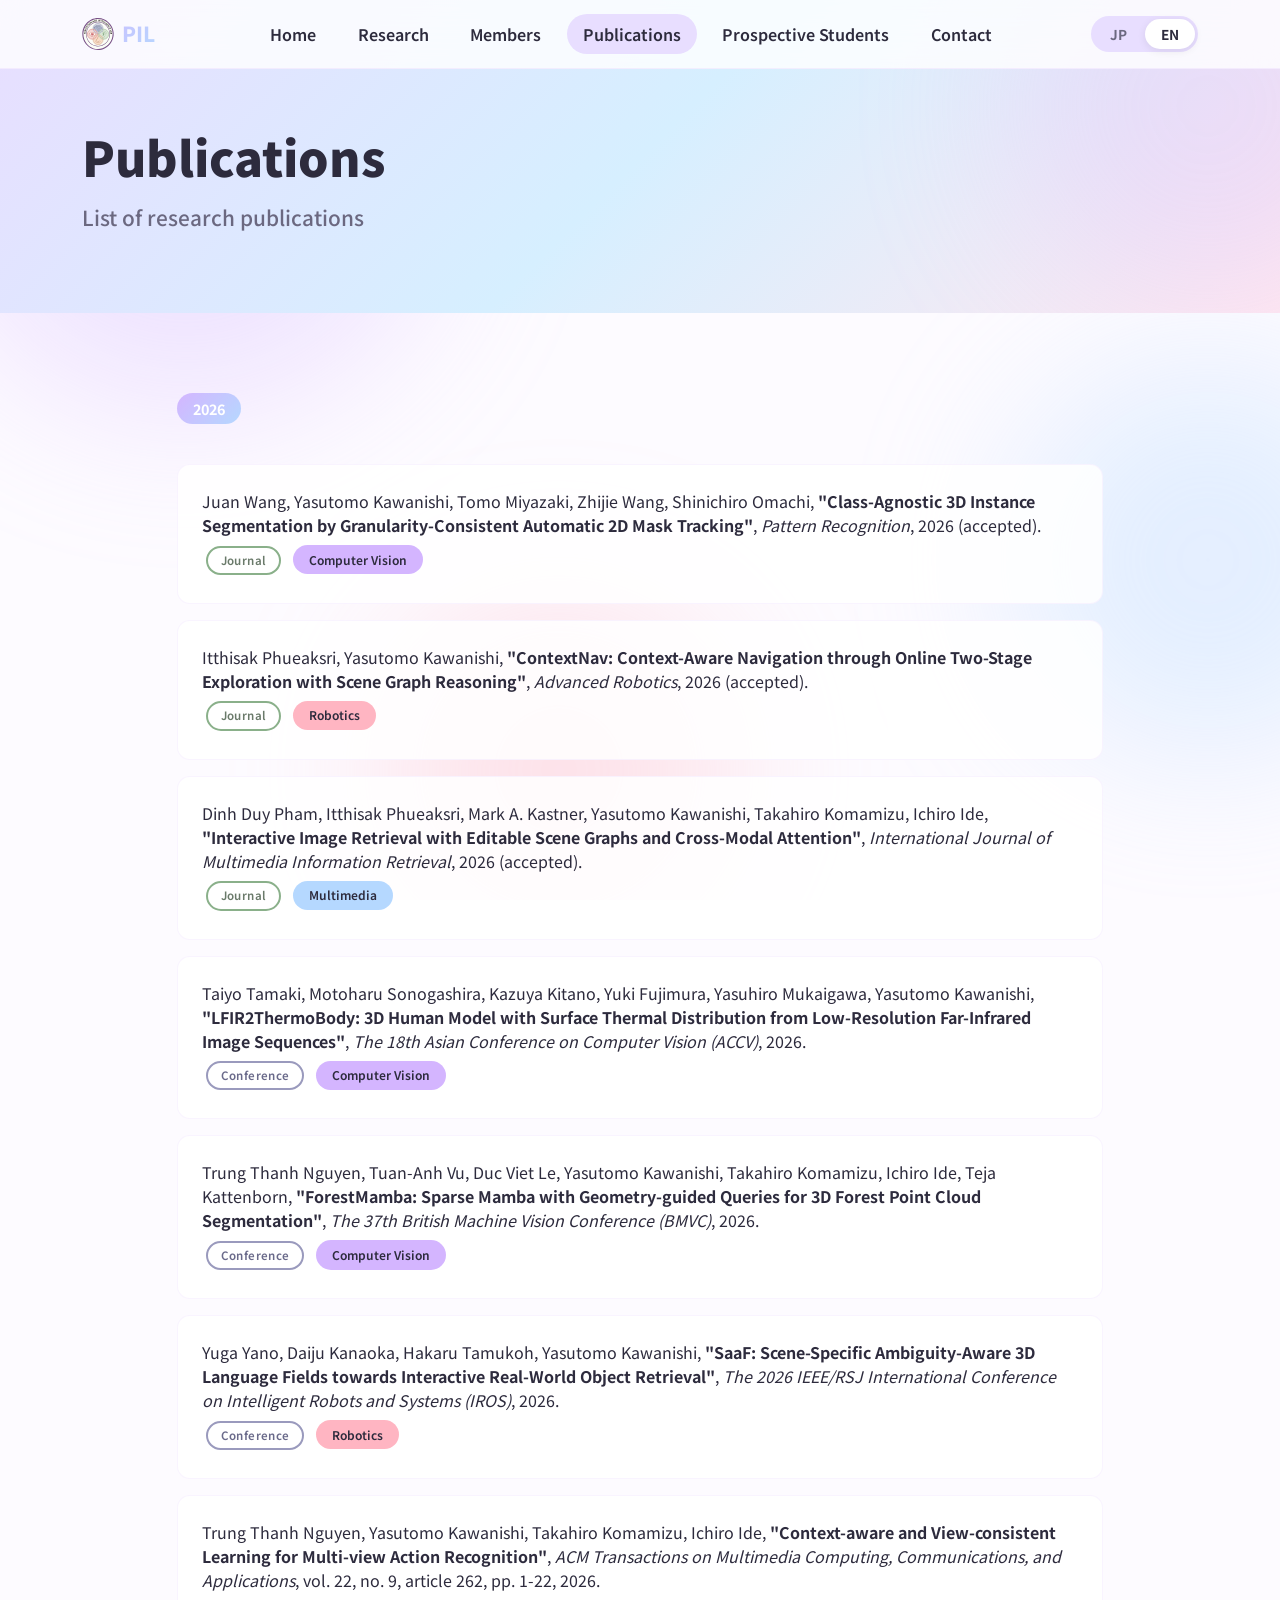
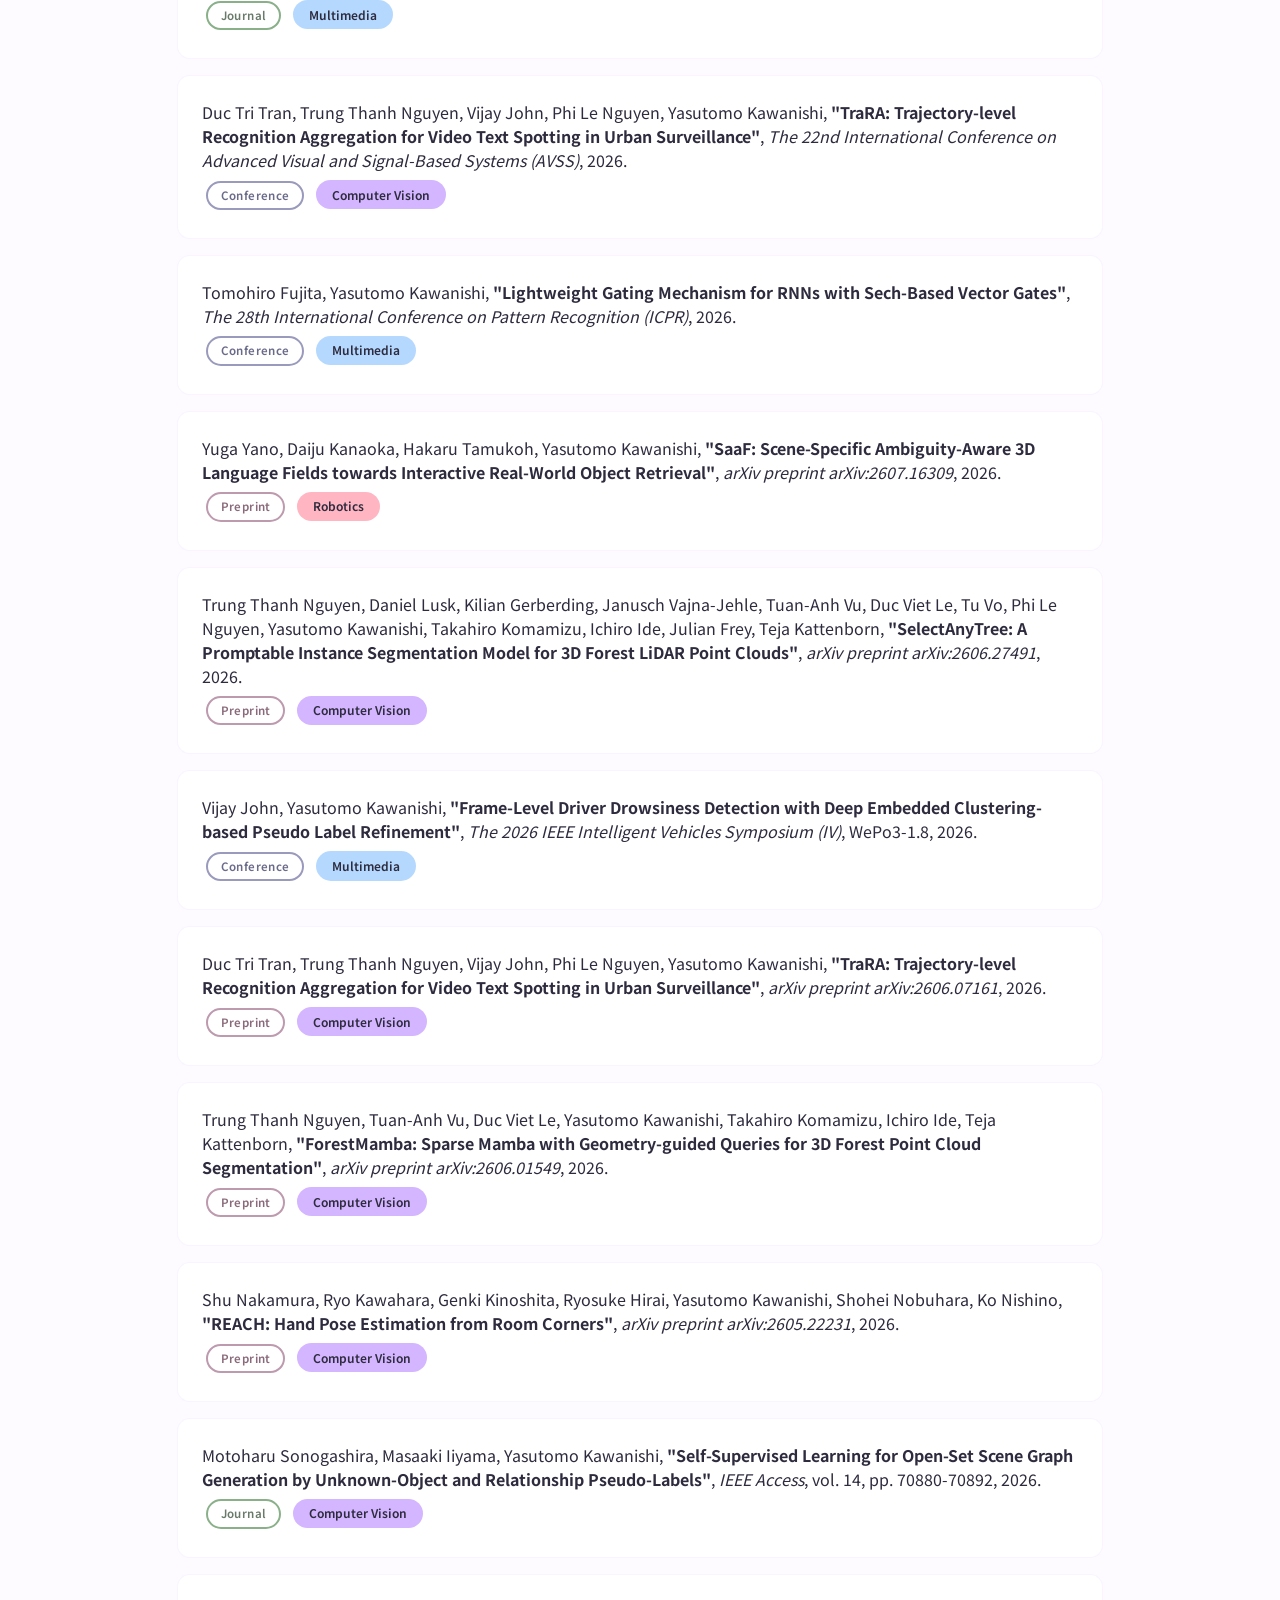
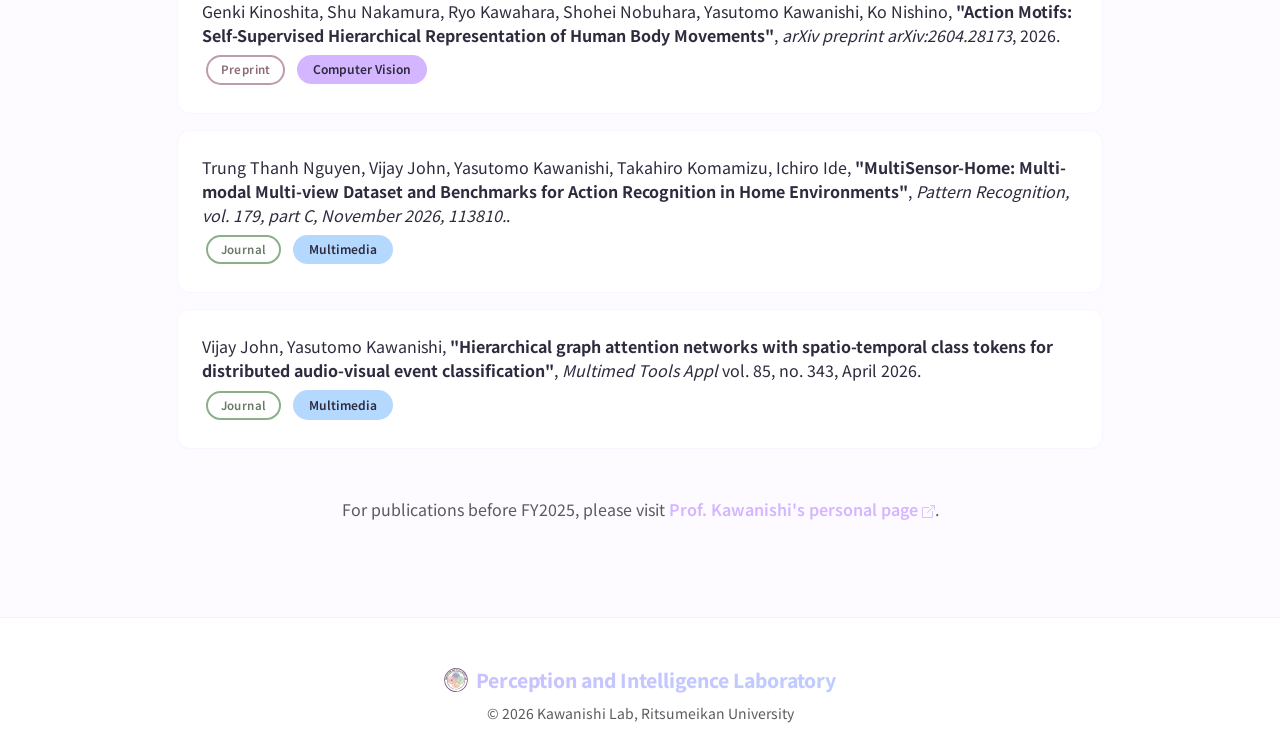
<file: en/publications.html>
<!DOCTYPE html>
<html lang="en">
<head>
  <meta charset="UTF-8">
  <meta name="viewport" content="width=device-width, initial-scale=1.0">
  <title>Publications - Perception and Intelligence Lab</title>
  <meta name="description" content="Publications from Perception and Intelligence Laboratory (Kawanishi Lab), Ritsumeikan University.">
  <link rel="canonical" href="https://www.pil.ise.ritsumei.ac.jp/en/publications.html">
  <link rel="alternate" hreflang="ja" href="https://www.pil.ise.ritsumei.ac.jp/publications.html">
  <link rel="alternate" hreflang="en" href="https://www.pil.ise.ritsumei.ac.jp/en/publications.html">
  <meta property="og:title" content="Publications - Perception and Intelligence Lab">
  <meta property="og:description" content="Publications from Perception and Intelligence Laboratory (Kawanishi Lab), Ritsumeikan University.">
  <meta property="og:url" content="https://www.pil.ise.ritsumei.ac.jp/en/publications.html">
  <meta property="og:type" content="website">
  <meta property="og:site_name" content="Perception and Intelligence Laboratory">
  <meta property="og:image" content="https://www.pil.ise.ritsumei.ac.jp/img/og-image.png">
  <meta name="twitter:card" content="summary_large_image">
  <meta name="twitter:title" content="Publications - Perception and Intelligence Lab">
  <meta name="twitter:description" content="Publications from Perception and Intelligence Laboratory (Kawanishi Lab), Ritsumeikan University.">
  <meta name="twitter:image" content="https://www.pil.ise.ritsumei.ac.jp/img/og-image.png">
  <!-- Google tag (gtag.js) -->
  <script async src="https://www.googletagmanager.com/gtag/js?id=G-3G09NXXC9T"></script>
  <script>
    window.dataLayer = window.dataLayer || [];
    function gtag(){dataLayer.push(arguments);}
    gtag('js', new Date());

    gtag('config', 'G-3G09NXXC9T');
  </script>
  <link href="https://cdn.jsdelivr.net/npm/bootstrap@5.3.3/dist/css/bootstrap.min.css" rel="stylesheet">
  <link href="https://cdn.jsdelivr.net/npm/bootstrap-icons@1.11.3/font/bootstrap-icons.css" rel="stylesheet">
  <link href="https://fonts.googleapis.com/css2?family=Inter:wght@400;500;600;700;800;900&family=Noto+Sans+JP:wght@400;500;600;700;800;900&display=swap" rel="stylesheet">
  <link href="../css/style.css" rel="stylesheet">
</head>
<body>

  <div class="blob-bg">
    <div class="blob blob-1"></div>
    <div class="blob blob-2"></div>
    <div class="blob blob-3"></div>
  </div>

  <!-- Navbar -->
  <nav class="navbar navbar-expand-lg fixed-top">
    <div class="container">
      <a class="navbar-brand d-flex align-items-center" href="index.html"><img src="../img/logo.svg" alt="PIL Logo" width="32" height="32" class="me-2">PIL</a>
      <button class="navbar-toggler border-0" type="button" data-bs-toggle="collapse" data-bs-target="#navMain">
        <span class="navbar-toggler-icon"></span>
      </button>
      <div class="collapse navbar-collapse" id="navMain">
        <ul class="navbar-nav mx-auto">
          <li class="nav-item"><a class="nav-link" href="index.html">Home</a></li>
          <li class="nav-item"><a class="nav-link" href="research.html">Research</a></li>
          <li class="nav-item"><a class="nav-link" href="members.html">Members</a></li>
          <li class="nav-item"><a class="nav-link active" href="publications.html">Publications</a></li>
          <li class="nav-item"><a class="nav-link" href="join.html">Prospective Students</a></li>
          <li class="nav-item"><a class="nav-link" href="contact.html">Contact</a></li>
        </ul>
        <div class="lang-toggle">
          <button class="btn" data-lang="ja" onclick="window.location.href='../publications.html'">JP</button>
          <button class="btn active" data-lang="en">EN</button>
        </div>
      </div>
    </div>
  </nav>

  <!-- Page Header -->
  <section class="page-header">
    <div class="container position-relative" style="z-index:1;">
      <h1 class="hero-title fade-in-up">Publications</h1>
      <p class="hero-subtitle fade-in-up delay-1">List of research publications</p>
    </div>
  </section>

  <!-- Publications -->
  <section class="section">
    <div class="container">
      <div class="row justify-content-center">
        <div class="col-lg-10">

          <!-- 2026 -->
          <div class="mb-4 fade-in-up">
            <span class="pub-year-badge">2026</span>
          </div>

          <div class="pub-item fade-in-up delay-1">
            <p class="mb-1">
              Juan Wang, Yasutomo Kawanishi, Tomo Miyazaki, Zhijie Wang, Shinichiro Omachi,
              <strong>"Class-Agnostic 3D Instance Segmentation by Granularity-Consistent Automatic 2D Mask Tracking"</strong>,
              <em>Pattern Recognition</em>, 2026 (accepted).
            </p>
            <span class="pub-type-tag type-journal">Journal</span>
            <span class="pop-tag tag-purple" style="font-size:0.75rem;">Computer Vision</span>
          </div>

          <div class="pub-item fade-in-up delay-1">
            <p class="mb-1">
              Itthisak Phueaksri, Yasutomo Kawanishi,
              <strong>"ContextNav: Context-Aware Navigation through Online Two-Stage Exploration with Scene Graph Reasoning"</strong>,
              <em>Advanced Robotics</em>, 2026 (accepted).
            </p>
            <span class="pub-type-tag type-journal">Journal</span>
            <span class="pop-tag tag-pink" style="font-size:0.75rem;">Robotics</span>
          </div>

          <div class="pub-item fade-in-up delay-2">
            <p class="mb-1">
              Dinh Duy Pham, Itthisak Phueaksri, Mark A. Kastner, Yasutomo Kawanishi, Takahiro Komamizu, Ichiro Ide,
              <strong>"Interactive Image Retrieval with Editable Scene Graphs and Cross-Modal Attention"</strong>,
              <em>International Journal of Multimedia Information Retrieval</em>, 2026 (accepted).
            </p>
            <span class="pub-type-tag type-journal">Journal</span>
            <span class="pop-tag tag-blue" style="font-size:0.75rem;">Multimedia</span>
          </div>

          <div class="pub-item fade-in-up delay-1">
            <p class="mb-1">
              Taiyo Tamaki, Motoharu Sonogashira, Kazuya Kitano, Yuki Fujimura, Yasuhiro Mukaigawa, Yasutomo Kawanishi,
              <strong>"LFIR2ThermoBody: 3D Human Model with Surface Thermal Distribution from Low-Resolution Far-Infrared Image Sequences"</strong>,
              <em>The 18th Asian Conference on Computer Vision (ACCV)</em>, 2026.
            </p>
            <span class="pub-type-tag type-conference">Conference</span>
            <span class="pop-tag tag-purple" style="font-size:0.75rem;">Computer Vision</span>
          </div>

          <div class="pub-item fade-in-up delay-2">
            <p class="mb-1">
              Trung Thanh Nguyen, Tuan-Anh Vu, Duc Viet Le, Yasutomo Kawanishi, Takahiro Komamizu, Ichiro Ide, Teja Kattenborn,
              <strong>"ForestMamba: Sparse Mamba with Geometry-guided Queries for 3D Forest Point Cloud Segmentation"</strong>,
              <em>The 37th British Machine Vision Conference (BMVC)</em>, 2026.
            </p>
            <span class="pub-type-tag type-conference">Conference</span>
            <span class="pop-tag tag-purple" style="font-size:0.75rem;">Computer Vision</span>
          </div>

          <div class="pub-item fade-in-up delay-1">
            <p class="mb-1">
              Yuga Yano, Daiju Kanaoka, Hakaru Tamukoh, Yasutomo Kawanishi,
              <strong>"SaaF: Scene-Specific Ambiguity-Aware 3D Language Fields towards Interactive Real-World Object Retrieval"</strong>,
              <em>The 2026 IEEE/RSJ International Conference on Intelligent Robots and Systems (IROS)</em>, 2026.
            </p>
            <span class="pub-type-tag type-conference">Conference</span>
            <span class="pop-tag tag-pink" style="font-size:0.75rem;">Robotics</span>
          </div>

          <div class="pub-item fade-in-up delay-2">
            <p class="mb-1">
              Trung Thanh Nguyen, Yasutomo Kawanishi, Takahiro Komamizu, Ichiro Ide,
              <strong>"Context-aware and View-consistent Learning for Multi-view Action Recognition"</strong>,
              <em>ACM Transactions on Multimedia Computing, Communications, and Applications</em>, vol. 22, no. 9, article 262, pp. 1-22, 2026.
            </p>
            <span class="pub-type-tag type-journal">Journal</span>
            <span class="pop-tag tag-blue" style="font-size:0.75rem;">Multimedia</span>
          </div>

          <div class="pub-item fade-in-up delay-1">
            <p class="mb-1">
              Duc Tri Tran, Trung Thanh Nguyen, Vijay John, Phi Le Nguyen, Yasutomo Kawanishi,
              <strong>"TraRA: Trajectory-level Recognition Aggregation for Video Text Spotting in Urban Surveillance"</strong>,
              <em>The 22nd International Conference on Advanced Visual and Signal-Based Systems (AVSS)</em>, 2026.
            </p>
            <span class="pub-type-tag type-conference">Conference</span>
            <span class="pop-tag tag-purple" style="font-size:0.75rem;">Computer Vision</span>
          </div>

          <div class="pub-item fade-in-up delay-2">
            <p class="mb-1">
              Tomohiro Fujita, Yasutomo Kawanishi,
              <strong>"Lightweight Gating Mechanism for RNNs with Sech-Based Vector Gates"</strong>,
              <em>The 28th International Conference on Pattern Recognition (ICPR)</em>, 2026.
            </p>
            <span class="pub-type-tag type-conference">Conference</span>
            <span class="pop-tag tag-blue" style="font-size:0.75rem;">Multimedia</span>
          </div>

          <div class="pub-item fade-in-up delay-1">
            <p class="mb-1">
              Yuga Yano, Daiju Kanaoka, Hakaru Tamukoh, Yasutomo Kawanishi,
              <strong>"SaaF: Scene-Specific Ambiguity-Aware 3D Language Fields towards Interactive Real-World Object Retrieval"</strong>,
              <em>arXiv preprint arXiv:2607.16309</em>, 2026.
            </p>
            <span class="pub-type-tag type-preprint">Preprint</span>
            <span class="pop-tag tag-pink" style="font-size:0.75rem;">Robotics</span>
          </div>

          <div class="pub-item fade-in-up delay-2">
            <p class="mb-1">
              Trung Thanh Nguyen, Daniel Lusk, Kilian Gerberding, Janusch Vajna-Jehle, Tuan-Anh Vu, Duc Viet Le, Tu Vo, Phi Le Nguyen, Yasutomo Kawanishi, Takahiro Komamizu, Ichiro Ide, Julian Frey, Teja Kattenborn,
              <strong>"SelectAnyTree: A Promptable Instance Segmentation Model for 3D Forest LiDAR Point Clouds"</strong>,
              <em>arXiv preprint arXiv:2606.27491</em>, 2026.
            </p>
            <span class="pub-type-tag type-preprint">Preprint</span>
            <span class="pop-tag tag-purple" style="font-size:0.75rem;">Computer Vision</span>
          </div>

          <div class="pub-item fade-in-up delay-1">
            <p class="mb-1">
              Vijay John, Yasutomo Kawanishi,
              <strong>"Frame-Level Driver Drowsiness Detection with Deep Embedded Clustering-based Pseudo Label Refinement"</strong>,
              <em>The 2026 IEEE Intelligent Vehicles Symposium (IV)</em>, WePo3-1.8, 2026.
            </p>
            <span class="pub-type-tag type-conference">Conference</span>
            <span class="pop-tag tag-blue" style="font-size:0.75rem;">Multimedia</span>
          </div>

          <div class="pub-item fade-in-up delay-2">
            <p class="mb-1">
              Duc Tri Tran, Trung Thanh Nguyen, Vijay John, Phi Le Nguyen, Yasutomo Kawanishi,
              <strong>"TraRA: Trajectory-level Recognition Aggregation for Video Text Spotting in Urban Surveillance"</strong>,
              <em>arXiv preprint arXiv:2606.07161</em>, 2026.
            </p>
            <span class="pub-type-tag type-preprint">Preprint</span>
            <span class="pop-tag tag-purple" style="font-size:0.75rem;">Computer Vision</span>
          </div>

          <div class="pub-item fade-in-up delay-1">
            <p class="mb-1">
              Trung Thanh Nguyen, Tuan-Anh Vu, Duc Viet Le, Yasutomo Kawanishi, Takahiro Komamizu, Ichiro Ide, Teja Kattenborn,
              <strong>"ForestMamba: Sparse Mamba with Geometry-guided Queries for 3D Forest Point Cloud Segmentation"</strong>,
              <em>arXiv preprint arXiv:2606.01549</em>, 2026.
            </p>
            <span class="pub-type-tag type-preprint">Preprint</span>
            <span class="pop-tag tag-purple" style="font-size:0.75rem;">Computer Vision</span>
          </div>

          <div class="pub-item fade-in-up delay-2">
            <p class="mb-1">
              Shu Nakamura, Ryo Kawahara, Genki Kinoshita, Ryosuke Hirai, Yasutomo Kawanishi, Shohei Nobuhara, Ko Nishino,
              <strong>"REACH: Hand Pose Estimation from Room Corners"</strong>,
              <em>arXiv preprint arXiv:2605.22231</em>, 2026.
            </p>
            <span class="pub-type-tag type-preprint">Preprint</span>
            <span class="pop-tag tag-purple" style="font-size:0.75rem;">Computer Vision</span>
          </div>

          <div class="pub-item fade-in-up delay-1">
            <p class="mb-1">
              Motoharu Sonogashira, Masaaki Iiyama, Yasutomo Kawanishi,
              <strong>"Self-Supervised Learning for Open-Set Scene Graph Generation by Unknown-Object and Relationship Pseudo-Labels"</strong>,
              <em>IEEE Access</em>, vol. 14, pp. 70880-70892, 2026.
            </p>
            <span class="pub-type-tag type-journal">Journal</span>
            <span class="pop-tag tag-purple" style="font-size:0.75rem;">Computer Vision</span>
          </div>

          <div class="pub-item fade-in-up delay-2">
            <p class="mb-1">
              Genki Kinoshita, Shu Nakamura, Ryo Kawahara, Shohei Nobuhara, Yasutomo Kawanishi, Ko Nishino,
              <strong>"Action Motifs: Self-Supervised Hierarchical Representation of Human Body Movements"</strong>,
              <em>arXiv preprint arXiv:2604.28173</em>, 2026.
            </p>
            <span class="pub-type-tag type-preprint">Preprint</span>
            <span class="pop-tag tag-purple" style="font-size:0.75rem;">Computer Vision</span>
          </div>

          <div class="pub-item fade-in-up delay-1">
            <p class="mb-1">
              Trung Thanh Nguyen, Vijay John, Yasutomo Kawanishi, Takahiro Komamizu, Ichiro Ide,
              <strong>"MultiSensor-Home: Multi-modal Multi-view Dataset and Benchmarks for Action Recognition in Home Environments"</strong>,
              <em>Pattern Recognition, vol. 179, part C, November 2026, 113810.</em>.
            </p>
            <span class="pub-type-tag type-journal">Journal</span>
            <span class="pop-tag tag-blue" style="font-size:0.75rem;">Multimedia</span>
          </div>

          <div class="pub-item fade-in-up delay-2">
            <p class="mb-1">
              Vijay John, Yasutomo Kawanishi,
              <strong>"Hierarchical graph attention networks with spatio-temporal class tokens for distributed audio-visual event classification"</strong>,
              <em>Multimed Tools Appl</em> vol. 85, no. 343, April 2026.
            </p>
            <span class="pub-type-tag type-journal">Journal</span>
            <span class="pop-tag tag-blue" style="font-size:0.75rem;">Multimedia</span>
          </div>

          <!-- Past publications note -->
          <div class="mt-5 text-center fade-in-up delay-3">
            <p class="text-muted">
              For publications before FY2025, please visit <a href="https://yasutomo57jp.github.io/publications.html" class="text-decoration-none" style="color: var(--pastel-purple); font-weight: 600;">Prof. Kawanishi's personal page <i class="bi bi-box-arrow-up-right" style="font-size: 0.8em;"></i></a>.
            </p>
          </div>

        </div>
      </div>
    </div>
  </section>

  <!-- Footer -->
  <footer class="footer">
    <div class="container text-center">
      <p class="footer-brand mb-2"><img src="../img/logo.svg" alt="PIL" width="24" height="24" class="me-1" style="vertical-align: -4px;"> Perception and Intelligence Laboratory</p>
      <p class="text-muted small mb-0">&copy; 2026 Kawanishi Lab, Ritsumeikan University</p>
    </div>
  </footer>

  <script src="https://cdn.jsdelivr.net/npm/bootstrap@5.3.3/dist/js/bootstrap.bundle.min.js"></script>
  <script src="../js/lang.js"></script>
</body>
</html>
</file>
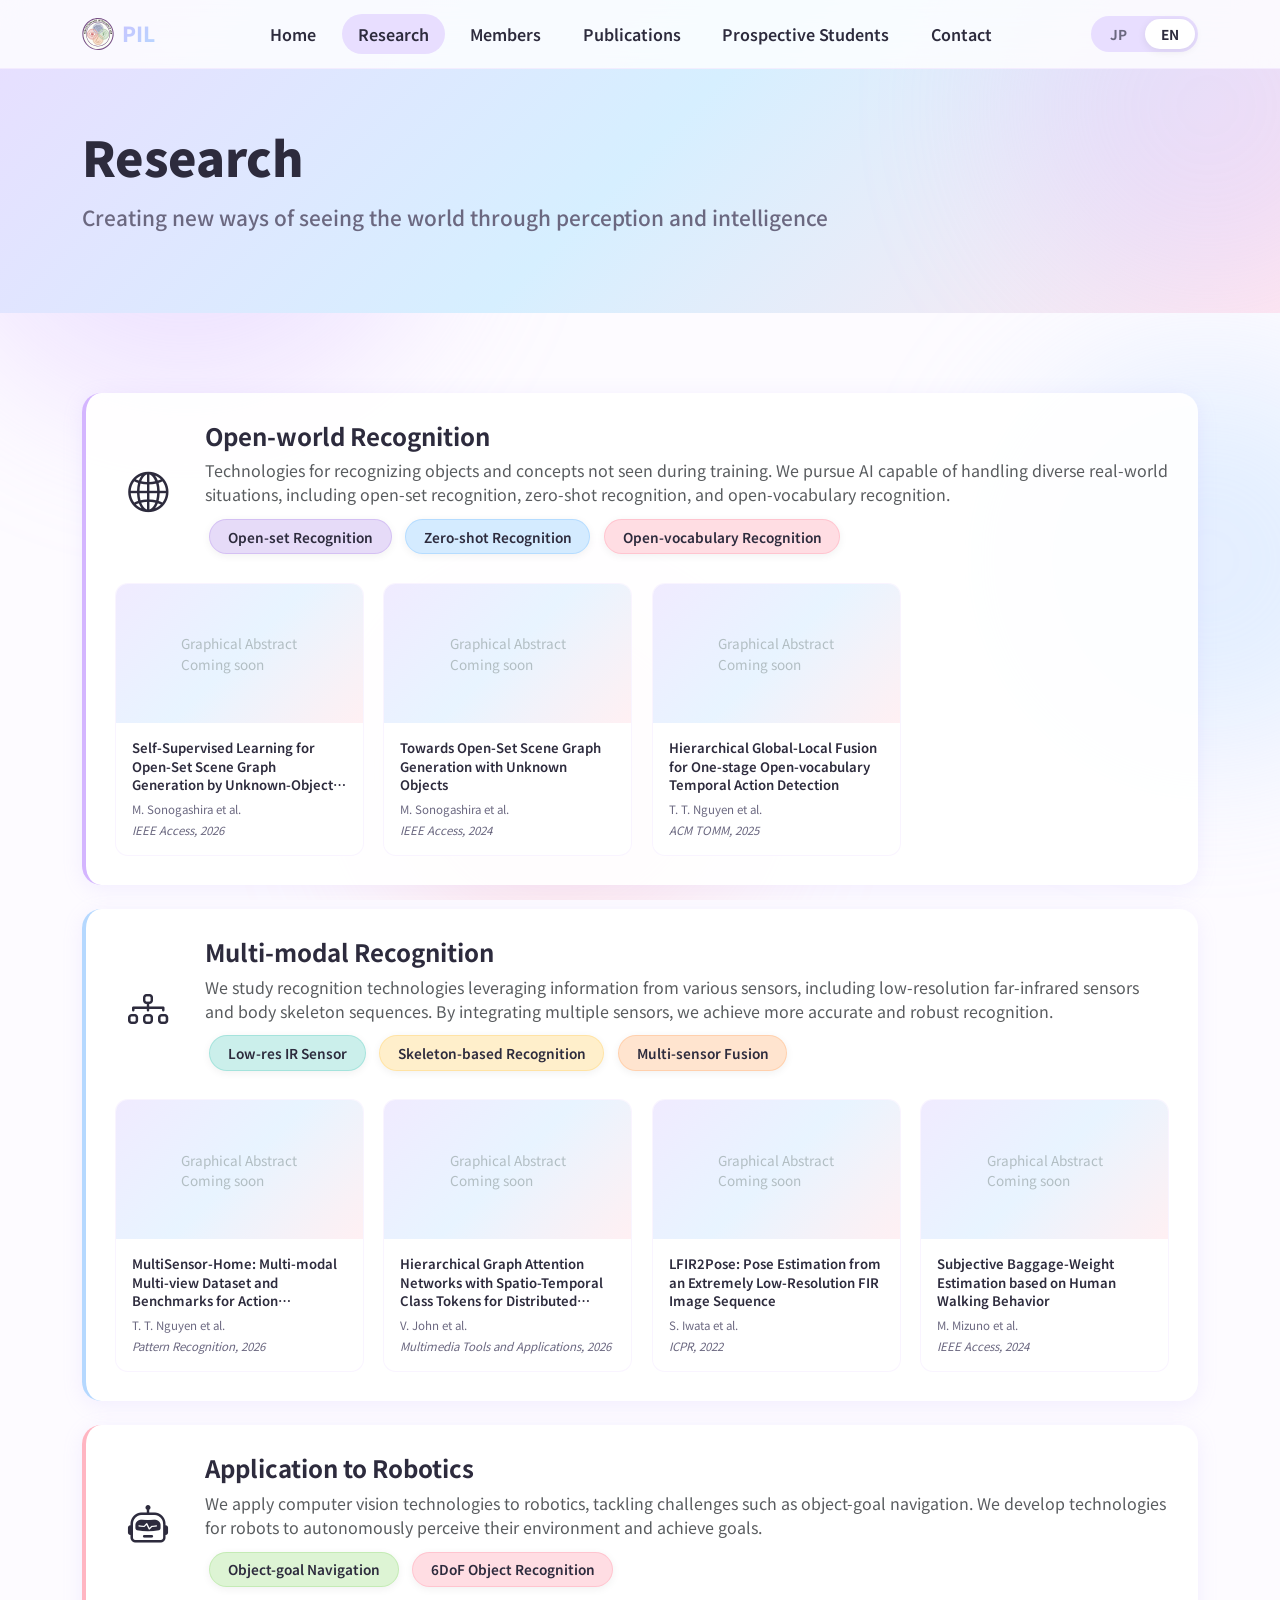
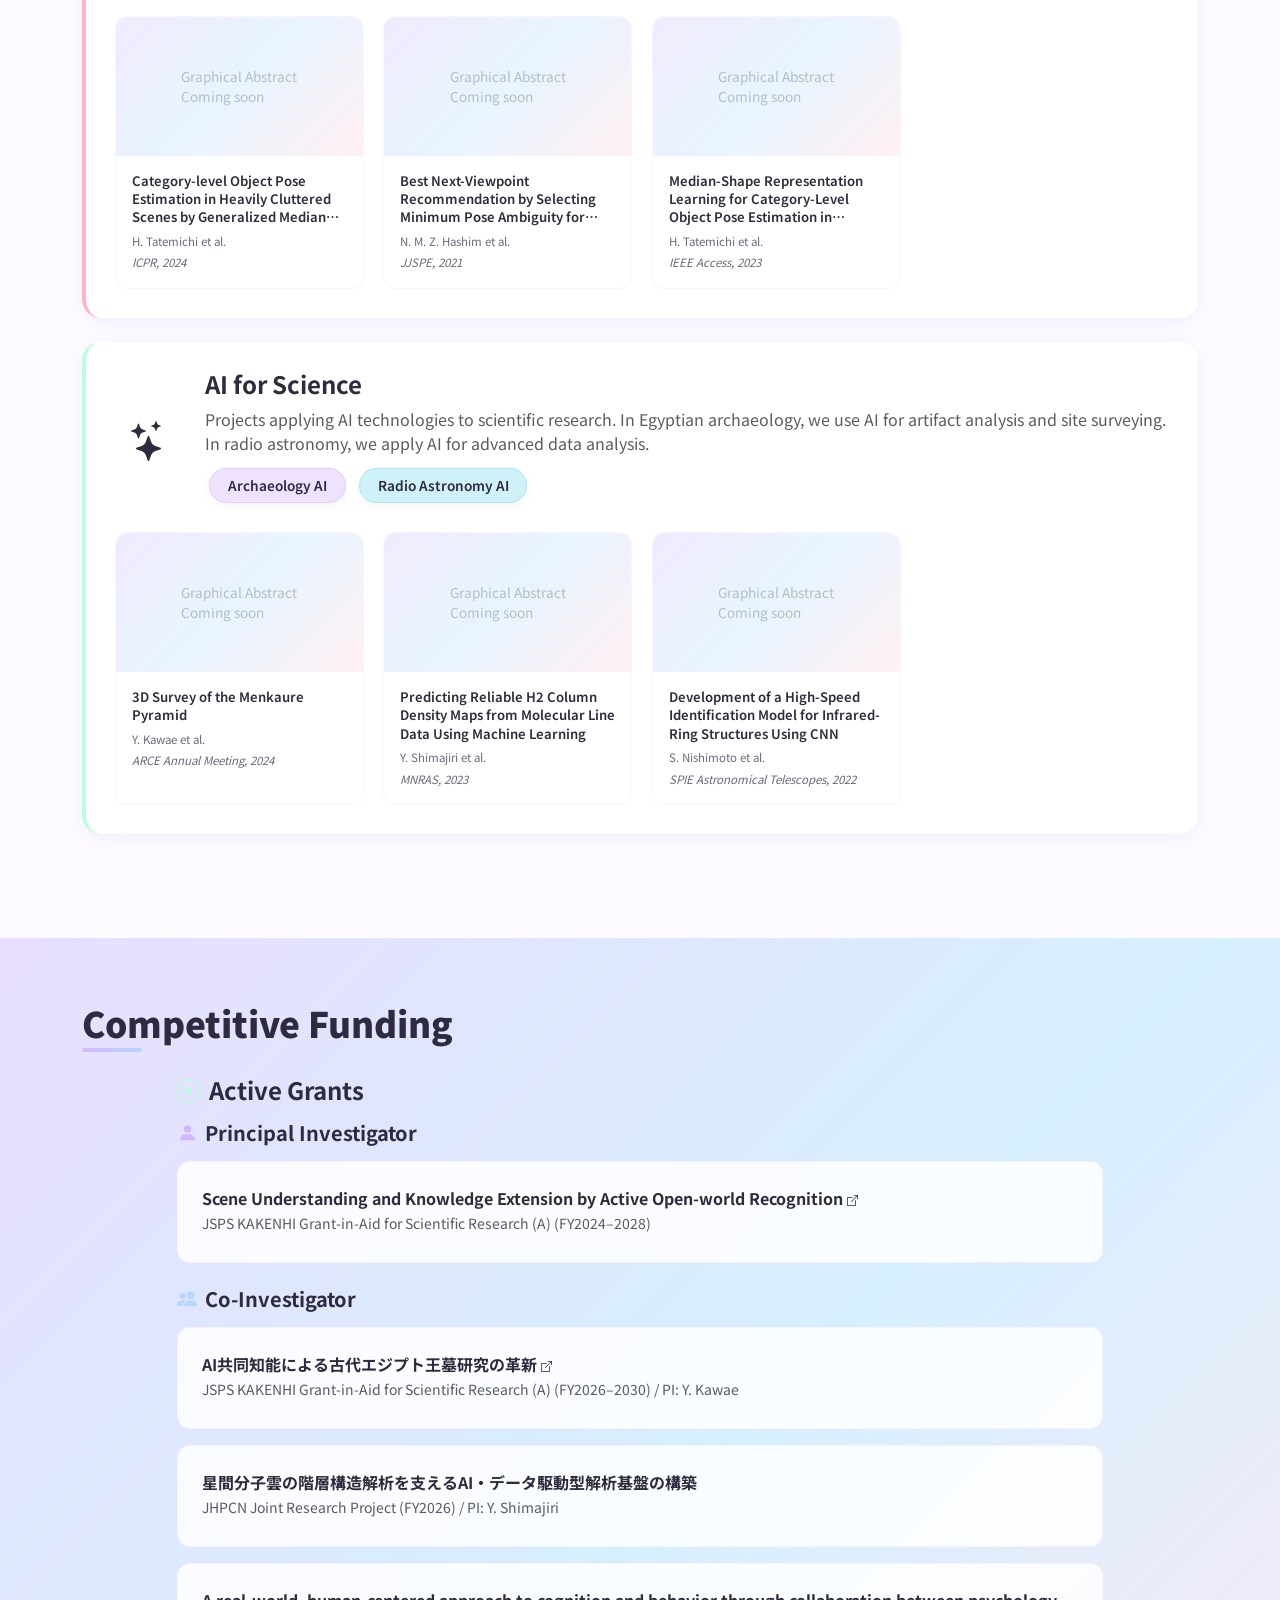
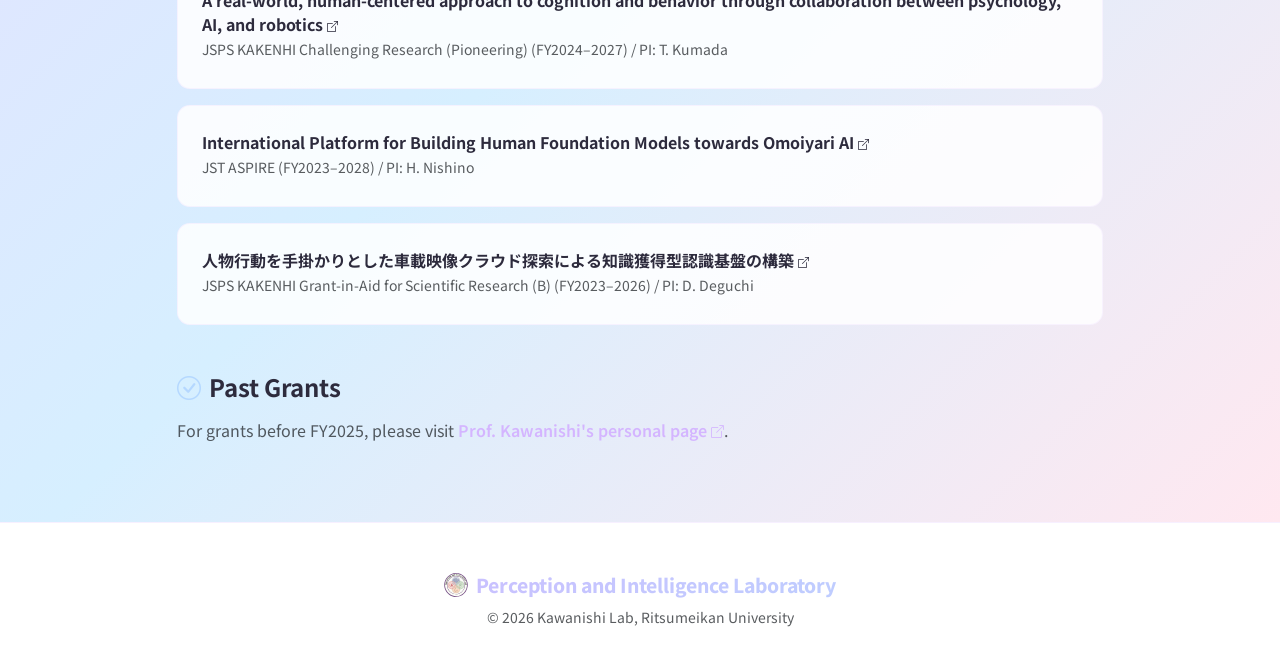
<file: en/research.html>
<!DOCTYPE html>
<html lang="en">
<head>
  <meta charset="UTF-8">
  <meta name="viewport" content="width=device-width, initial-scale=1.0">
  <title>Research - Perception and Intelligence Lab</title>
  <meta name="description" content="Research at Perception and Intelligence Lab: Open-world Recognition, Multi-modal Recognition, Robotics, and AI for Science.">
  <link rel="canonical" href="https://www.pil.ise.ritsumei.ac.jp/en/research.html">
  <link rel="alternate" hreflang="ja" href="https://www.pil.ise.ritsumei.ac.jp/research.html">
  <link rel="alternate" hreflang="en" href="https://www.pil.ise.ritsumei.ac.jp/en/research.html">
  <meta property="og:title" content="Research - Perception and Intelligence Lab">
  <meta property="og:description" content="Research at Perception and Intelligence Lab: Open-world Recognition, Multi-modal Recognition, Robotics, and AI for Science.">
  <meta property="og:url" content="https://www.pil.ise.ritsumei.ac.jp/en/research.html">
  <meta property="og:type" content="website">
  <meta property="og:site_name" content="Perception and Intelligence Laboratory">
  <meta property="og:image" content="https://www.pil.ise.ritsumei.ac.jp/img/og-image.png">
  <meta name="twitter:card" content="summary_large_image">
  <meta name="twitter:title" content="Research - Perception and Intelligence Lab">
  <meta name="twitter:description" content="Research at Perception and Intelligence Lab: Open-world Recognition, Multi-modal Recognition, Robotics, and AI for Science.">
  <meta name="twitter:image" content="https://www.pil.ise.ritsumei.ac.jp/img/og-image.png">
  <!-- Google tag (gtag.js) -->
  <script async src="https://www.googletagmanager.com/gtag/js?id=G-3G09NXXC9T"></script>
  <script>
    window.dataLayer = window.dataLayer || [];
    function gtag(){dataLayer.push(arguments);}
    gtag('js', new Date());

    gtag('config', 'G-3G09NXXC9T');
  </script>
  <link href="https://cdn.jsdelivr.net/npm/bootstrap@5.3.3/dist/css/bootstrap.min.css" rel="stylesheet">
  <link href="https://cdn.jsdelivr.net/npm/bootstrap-icons@1.11.3/font/bootstrap-icons.css" rel="stylesheet">
  <link href="https://fonts.googleapis.com/css2?family=Inter:wght@400;500;600;700;800;900&family=Noto+Sans+JP:wght@400;500;600;700;800;900&display=swap" rel="stylesheet">
  <link href="../css/style.css" rel="stylesheet">
</head>
<body>

  <div class="blob-bg">
    <div class="blob blob-1"></div>
    <div class="blob blob-2"></div>
    <div class="blob blob-3"></div>
  </div>

  <!-- Navbar -->
  <nav class="navbar navbar-expand-lg fixed-top">
    <div class="container">
      <a class="navbar-brand d-flex align-items-center" href="index.html"><img src="../img/logo.svg" alt="PIL Logo" width="32" height="32" class="me-2">PIL</a>
      <button class="navbar-toggler border-0" type="button" data-bs-toggle="collapse" data-bs-target="#navMain">
        <span class="navbar-toggler-icon"></span>
      </button>
      <div class="collapse navbar-collapse" id="navMain">
        <ul class="navbar-nav mx-auto">
          <li class="nav-item"><a class="nav-link" href="index.html">Home</a></li>
          <li class="nav-item"><a class="nav-link active" href="research.html">Research</a></li>
          <li class="nav-item"><a class="nav-link" href="members.html">Members</a></li>
          <li class="nav-item"><a class="nav-link" href="publications.html">Publications</a></li>
          <li class="nav-item"><a class="nav-link" href="join.html">Prospective Students</a></li>
          <li class="nav-item"><a class="nav-link" href="contact.html">Contact</a></li>
        </ul>
        <div class="lang-toggle">
          <button class="btn" data-lang="ja" onclick="window.location.href='../research.html'">JP</button>
          <button class="btn active" data-lang="en">EN</button>
        </div>
      </div>
    </div>
  </nav>

  <!-- Page Header -->
  <section class="page-header">
    <div class="container position-relative" style="z-index:1;">
      <h1 class="hero-title fade-in-up">Research</h1>
      <p class="hero-subtitle fade-in-up delay-1">Creating new ways of seeing the world through perception and intelligence</p>
    </div>
  </section>

  <!-- Research Topics -->
  <section class="section">
    <div class="container">

      <!-- Open-world Recognition -->
      <div class="topic-card border-purple fade-in-up">
        <div class="row align-items-center">
          <div class="col-lg-1 text-center mb-3 mb-lg-0">
            <span style="font-size:2.5rem;"><i class="bi bi-globe2"></i></span>
          </div>
          <div class="col-lg-11">
            <h4>Open-world Recognition</h4>
            <p class="text-muted mb-2">
              Technologies for recognizing objects and concepts not seen during training. We pursue AI capable of handling diverse real-world situations, including open-set recognition, zero-shot recognition, and open-vocabulary recognition.
            </p>
            <div>
              <span class="keyword-tag kw-lavender">Open-set Recognition</span>
              <span class="keyword-tag kw-sky">Zero-shot Recognition</span>
              <span class="keyword-tag kw-rose">Open-vocabulary Recognition</span>
            </div>
          </div>
        </div>
        <div class="paper-cards">
          <a class="paper-card-link" href="https://ieeexplore.ieee.org/document/11510273/" target="_blank" rel="noopener">
          <div class="paper-card">
            <div class="paper-thumb"><span>Graphical Abstract<br>Coming soon</span></div>
            <div class="paper-body">
              <p class="paper-title">Self-Supervised Learning for Open-Set Scene Graph Generation by Unknown-Object and Relationship Pseudo-Labels</p>
              <p class="paper-authors">M. Sonogashira et al.</p>
              <p class="paper-venue">IEEE Access, 2026</p>
            </div>
          </div>
          </a>
          <a class="paper-card-link" href="https://ieeexplore.ieee.org/document/9690166/" target="_blank" rel="noopener">
          <div class="paper-card">
            <div class="paper-thumb"><span>Graphical Abstract<br>Coming soon</span></div>
            <div class="paper-body">
              <p class="paper-title">Towards Open-Set Scene Graph Generation with Unknown Objects</p>
              <p class="paper-authors">M. Sonogashira et al.</p>
              <p class="paper-venue">IEEE Access, 2024</p>
            </div>
          </div>
          </a>
          <a class="paper-card-link" href="https://dl.acm.org/doi/10.1145/3773986" target="_blank" rel="noopener">
          <div class="paper-card">
            <div class="paper-thumb"><span>Graphical Abstract<br>Coming soon</span></div>
            <div class="paper-body">
              <p class="paper-title">Hierarchical Global-Local Fusion for One-stage Open-vocabulary Temporal Action Detection</p>
              <p class="paper-authors">T. T. Nguyen et al.</p>
              <p class="paper-venue">ACM TOMM, 2025</p>
            </div>
          </div>
          </a>
        </div>
      </div>

      <!-- Multi-modal Recognition -->
      <div class="topic-card border-blue fade-in-up delay-1">
        <div class="row align-items-center">
          <div class="col-lg-1 text-center mb-3 mb-lg-0">
            <span style="font-size:2.5rem;"><i class="bi bi-diagram-3"></i></span>
          </div>
          <div class="col-lg-11">
            <h4>Multi-modal Recognition</h4>
            <p class="text-muted mb-2">
              We study recognition technologies leveraging information from various sensors, including low-resolution far-infrared sensors and body skeleton sequences. By integrating multiple sensors, we achieve more accurate and robust recognition.
            </p>
            <div>
              <span class="keyword-tag kw-teal">Low-res IR Sensor</span>
              <span class="keyword-tag kw-honey">Skeleton-based Recognition</span>
              <span class="keyword-tag kw-peach">Multi-sensor Fusion</span>
            </div>
          </div>
        </div>
        <div class="paper-cards">
          <a class="paper-card-link" href="https://www.sciencedirect.com/science/article/pii/S0031320326007752" target="_blank" rel="noopener">
          <div class="paper-card">
            <div class="paper-thumb"><span>Graphical Abstract<br>Coming soon</span></div>
            <div class="paper-body">
              <p class="paper-title">MultiSensor-Home: Multi-modal Multi-view Dataset and Benchmarks for Action Recognition in Home Environments</p>
              <p class="paper-authors">T. T. Nguyen et al.</p>
              <p class="paper-venue">Pattern Recognition, 2026</p>
            </div>
          </div>
          </a>
          <a class="paper-card-link" href="https://link.springer.com/article/10.1007/s11042-026-21512-2" target="_blank" rel="noopener">
          <div class="paper-card">
            <div class="paper-thumb"><span>Graphical Abstract<br>Coming soon</span></div>
            <div class="paper-body">
              <p class="paper-title">Hierarchical Graph Attention Networks with Spatio-Temporal Class Tokens for Distributed Audio-Visual Event Classification</p>
              <p class="paper-authors">V. John et al.</p>
              <p class="paper-venue">Multimedia Tools and Applications, 2026</p>
            </div>
          </div>
          </a>
          <a class="paper-card-link" href="https://ieeexplore.ieee.org/document/9412484/" target="_blank" rel="noopener">
          <div class="paper-card">
            <div class="paper-thumb"><span>Graphical Abstract<br>Coming soon</span></div>
            <div class="paper-body">
              <p class="paper-title">LFIR2Pose: Pose Estimation from an Extremely Low-Resolution FIR Image Sequence</p>
              <p class="paper-authors">S. Iwata et al.</p>
              <p class="paper-venue">ICPR, 2022</p>
            </div>
          </div>
          </a>
          <a class="paper-card-link" href="https://ieeexplore.ieee.org/document/10471552/" target="_blank" rel="noopener">
          <div class="paper-card">
            <div class="paper-thumb"><span>Graphical Abstract<br>Coming soon</span></div>
            <div class="paper-body">
              <p class="paper-title">Subjective Baggage-Weight Estimation based on Human Walking Behavior</p>
              <p class="paper-authors">M. Mizuno et al.</p>
              <p class="paper-venue">IEEE Access, 2024</p>
            </div>
          </div>
          </a>
        </div>
      </div>

      <!-- Robotics -->
      <div class="topic-card border-pink fade-in-up delay-2">
        <div class="row align-items-center">
          <div class="col-lg-1 text-center mb-3 mb-lg-0">
            <span style="font-size:2.5rem;"><i class="bi bi-robot"></i></span>
          </div>
          <div class="col-lg-11">
            <h4>Application to Robotics</h4>
            <p class="text-muted mb-2">
              We apply computer vision technologies to robotics, tackling challenges such as object-goal navigation. We develop technologies for robots to autonomously perceive their environment and achieve goals.
            </p>
            <div>
              <span class="keyword-tag kw-lime">Object-goal Navigation</span>
              <span class="keyword-tag kw-rose">6DoF Object Recognition</span>
            </div>
          </div>
        </div>
        <div class="paper-cards">
          <a class="paper-card-link" href="https://ieeexplore.ieee.org/document/10458144/" target="_blank" rel="noopener">
          <div class="paper-card">
            <div class="paper-thumb"><span>Graphical Abstract<br>Coming soon</span></div>
            <div class="paper-body">
              <p class="paper-title">Category-level Object Pose Estimation in Heavily Cluttered Scenes by Generalized Median Shapes</p>
              <p class="paper-authors">H. Tatemichi et al.</p>
              <p class="paper-venue">ICPR, 2024</p>
            </div>
          </div>
          </a>
          <a class="paper-card-link" href="https://www.jstage.jst.go.jp/article/jjspe/87/5/87_440/_article/-char/ja/" target="_blank" rel="noopener">
          <div class="paper-card">
            <div class="paper-thumb"><span>Graphical Abstract<br>Coming soon</span></div>
            <div class="paper-body">
              <p class="paper-title">Best Next-Viewpoint Recommendation by Selecting Minimum Pose Ambiguity for Category-Level Object Pose Estimation</p>
              <p class="paper-authors">N. M. Z. Hashim et al.</p>
              <p class="paper-venue">JJSPE, 2021</p>
            </div>
          </div>
          </a>
          <a class="paper-card-link" href="https://ieeexplore.ieee.org/document/9412318/" target="_blank" rel="noopener">
          <div class="paper-card">
            <div class="paper-thumb"><span>Graphical Abstract<br>Coming soon</span></div>
            <div class="paper-body">
              <p class="paper-title">Median-Shape Representation Learning for Category-Level Object Pose Estimation in Cluttered Environments</p>
              <p class="paper-authors">H. Tatemichi et al.</p>
              <p class="paper-venue">IEEE Access, 2023</p>
            </div>
          </div>
          </a>
        </div>
      </div>

      <!-- AI for Science -->
      <div class="topic-card border-mint fade-in-up delay-3">
        <div class="row align-items-center">
          <div class="col-lg-1 text-center mb-3 mb-lg-0">
            <span style="font-size:2.5rem;"><i class="bi bi-stars"></i></span>
          </div>
          <div class="col-lg-11">
            <h4>AI for Science</h4>
            <p class="text-muted mb-2">
              Projects applying AI technologies to scientific research. In Egyptian archaeology, we use AI for artifact analysis and site surveying. In radio astronomy, we apply AI for advanced data analysis.
            </p>
            <div>
              <span class="keyword-tag kw-lilac">Archaeology AI</span>
              <span class="keyword-tag kw-aqua">Radio Astronomy AI</span>
            </div>
          </div>
        </div>
        <div class="paper-cards">
          <div class="paper-card">
            <div class="paper-thumb"><span>Graphical Abstract<br>Coming soon</span></div>
            <div class="paper-body">
              <p class="paper-title">3D Survey of the Menkaure Pyramid</p>
              <p class="paper-authors">Y. Kawae et al.</p>
              <p class="paper-venue">ARCE Annual Meeting, 2024</p>
            </div>
          </div>
          <a class="paper-card-link" href="https://academic.oup.com/mnras/article/526/1/966/7269219" target="_blank" rel="noopener">
          <div class="paper-card">
            <div class="paper-thumb"><span>Graphical Abstract<br>Coming soon</span></div>
            <div class="paper-body">
              <p class="paper-title">Predicting Reliable H2 Column Density Maps from Molecular Line Data Using Machine Learning</p>
              <p class="paper-authors">Y. Shimajiri et al.</p>
              <p class="paper-venue">MNRAS, 2023</p>
            </div>
          </div>
          </a>
          <a class="paper-card-link" href="https://www.spiedigitallibrary.org/conference-proceedings-of-spie/12189/121891Q/Development-of-a-high-speed-identification-model-for-infrared-ring/10.1117/12.2628664.short" target="_blank" rel="noopener">
          <div class="paper-card">
            <div class="paper-thumb"><span>Graphical Abstract<br>Coming soon</span></div>
            <div class="paper-body">
              <p class="paper-title">Development of a High-Speed Identification Model for Infrared-Ring Structures Using CNN</p>
              <p class="paper-authors">S. Nishimoto et al.</p>
              <p class="paper-venue">SPIE Astronomical Telescopes, 2022</p>
            </div>
          </div>
          </a>
        </div>
      </div>

    </div>
  </section>

  <!-- Competitive Funding -->
  <section class="section" style="background: var(--gradient-hero); padding: 4rem 0;">
    <div class="container">
      <h2 class="section-title fade-in-up">Competitive Funding</h2>

      <div class="row justify-content-center">
        <div class="col-lg-10">

          <h4 class="fade-in-up mt-3 mb-3"><i class="bi bi-play-circle me-2" style="color: var(--pastel-mint);"></i>Active Grants</h4>

          <h5 class="fade-in-up delay-1 mt-3 mb-3"><i class="bi bi-person-fill me-2" style="color: var(--pastel-purple);"></i>Principal Investigator</h5>

          <div class="pub-item fade-in-up delay-1">
            <p class="mb-1">
              <strong><a href="https://kaken.nii.ac.jp/en/grant/KAKENHI-PROJECT-24H00733/" class="text-decoration-none" style="color: inherit;">Scene Understanding and Knowledge Extension by Active Open-world Recognition <i class="bi bi-box-arrow-up-right" style="font-size: 0.7em;"></i></a></strong><br>
              <span class="text-muted small">JSPS KAKENHI Grant-in-Aid for Scientific Research (A) (FY2024–2028)</span>
            </p>
          </div>

          <h5 class="fade-in-up delay-2 mt-4 mb-3"><i class="bi bi-people-fill me-2" style="color: var(--pastel-blue);"></i>Co-Investigator</h5>

          <div class="pub-item fade-in-up delay-2">
            <p class="mb-1">
              <strong><a href="https://kaken.nii.ac.jp/ja/grant/KAKENHI-PROJECT-26H01912/" class="text-decoration-none" style="color: inherit;">AI共同知能による古代エジプト王墓研究の革新 <i class="bi bi-box-arrow-up-right" style="font-size: 0.7em;"></i></a></strong><br>
              <span class="text-muted small">JSPS KAKENHI Grant-in-Aid for Scientific Research (A) (FY2026–2030) / PI: Y. Kawae</span>
            </p>
          </div>

          <div class="pub-item fade-in-up delay-2">
            <p class="mb-1">
              <strong>星間分子雲の階層構造解析を支えるAI・データ駆動型解析基盤の構築</strong><br>
              <span class="text-muted small">JHPCN Joint Research Project (FY2026) / PI: Y. Shimajiri</span>
            </p>
          </div>

          <div class="pub-item fade-in-up delay-3">
            <p class="mb-1">
              <strong><a href="https://kaken.nii.ac.jp/en/grant/KAKENHI-PROJECT-24K21191/" class="text-decoration-none" style="color: inherit;">A real-world, human-centered approach to cognition and behavior through collaboration between psychology, AI, and robotics <i class="bi bi-box-arrow-up-right" style="font-size: 0.7em;"></i></a></strong><br>
              <span class="text-muted small">JSPS KAKENHI Challenging Research (Pioneering) (FY2024–2027) / PI: T. Kumada</span>
            </p>
          </div>

          <div class="pub-item fade-in-up delay-3">
            <p class="mb-1">
              <strong><a href="https://www.jst.go.jp/aspire/program/assignment/index.html" class="text-decoration-none" style="color: inherit;">International Platform for Building Human Foundation Models towards Omoiyari AI <i class="bi bi-box-arrow-up-right" style="font-size: 0.7em;"></i></a></strong><br>
              <span class="text-muted small">JST ASPIRE (FY2023–2028) / PI: H. Nishino</span>
            </p>
          </div>

          <div class="pub-item fade-in-up delay-3">
            <p class="mb-1">
              <strong><a href="https://kaken.nii.ac.jp/en/grant/KAKENHI-PROJECT-23K28164/" class="text-decoration-none" style="color: inherit;">人物行動を手掛かりとした車載映像クラウド探索による知識獲得型認識基盤の構築 <i class="bi bi-box-arrow-up-right" style="font-size: 0.7em;"></i></a></strong><br>
              <span class="text-muted small">JSPS KAKENHI Grant-in-Aid for Scientific Research (B) (FY2023–2026) / PI: D. Deguchi</span>
            </p>
          </div>

          <h4 class="fade-in-up mt-5 mb-3"><i class="bi bi-check-circle me-2" style="color: var(--pastel-blue);"></i>Past Grants</h4>

          <div class="mt-3 fade-in-up delay-1">
            <p class="text-muted">
              For grants before FY2025, please visit <a href="https://yasutomo57jp.github.io/profile.html#funding" class="text-decoration-none" style="color: var(--pastel-purple); font-weight: 600;">Prof. Kawanishi's personal page <i class="bi bi-box-arrow-up-right" style="font-size: 0.8em;"></i></a>.
            </p>
          </div>

        </div>
      </div>
    </div>
  </section>

  <!-- Footer -->
  <footer class="footer">
    <div class="container text-center">
      <p class="footer-brand mb-2"><img src="../img/logo.svg" alt="PIL" width="24" height="24" class="me-1" style="vertical-align: -4px;"> Perception and Intelligence Laboratory</p>
      <p class="text-muted small mb-0">&copy; 2026 Kawanishi Lab, Ritsumeikan University</p>
    </div>
  </footer>

  <script src="https://cdn.jsdelivr.net/npm/bootstrap@5.3.3/dist/js/bootstrap.bundle.min.js"></script>
  <script src="../js/lang.js"></script>
</body>
</html>
</file>
<file: css/style.css>
/* ============================================
   Kawanishi Lab - Pastel Pop Theme
   ============================================ */

:root {
  --pastel-pink: #FFB5C2;
  --pastel-blue: #B5D8FF;
  --pastel-purple: #D4B5FF;
  --pastel-mint: #B5FFDA;
  --pastel-yellow: #FFF3B5;
  --pastel-orange: #FFD4B5;
  --pastel-lavender: #E8DEFF;
  --pastel-sky: #D6EFFF;
  --bg-light: #FDFBFF;
  --text-dark: #2D2B3D;
  --text-muted: #6B6880;
  --card-shadow: 0 4px 20px rgba(180, 160, 255, 0.15);
  --card-hover-shadow: 0 8px 32px rgba(180, 160, 255, 0.25);
  --gradient-hero: linear-gradient(135deg, #E8DEFF 0%, #D6EFFF 50%, #FFE8F0 100%);
  --gradient-accent: linear-gradient(135deg, #D4B5FF, #B5D8FF);
  --border-radius-lg: 1.2rem;
  --border-radius-md: 0.8rem;
}

/* Global */
body {
  font-family: 'Noto Sans JP', 'Inter', sans-serif;
  background-color: var(--bg-light);
  color: var(--text-dark);
  overflow-x: hidden;
}

h1, h2, h3, h4, h5, h6 {
  font-weight: 700;
}

/* Animated background blobs */
.blob-bg {
  position: fixed;
  top: 0; left: 0;
  width: 100%; height: 100%;
  z-index: -1;
  overflow: hidden;
  pointer-events: none;
}

.blob {
  position: absolute;
  border-radius: 50%;
  filter: blur(80px);
  opacity: 0.35;
  animation: blobFloat 20s ease-in-out infinite alternate;
}

.blob-1 {
  width: 500px; height: 500px;
  background: var(--pastel-purple);
  top: -10%; left: -5%;
  animation-delay: 0s;
}
.blob-2 {
  width: 400px; height: 400px;
  background: var(--pastel-blue);
  top: 40%; right: -10%;
  animation-delay: -5s;
}
.blob-3 {
  width: 350px; height: 350px;
  background: var(--pastel-pink);
  bottom: -5%; left: 30%;
  animation-delay: -10s;
}

@keyframes blobFloat {
  0%   { transform: translate(0, 0) scale(1); }
  33%  { transform: translate(30px, -30px) scale(1.05); }
  66%  { transform: translate(-20px, 20px) scale(0.95); }
  100% { transform: translate(10px, -10px) scale(1.02); }
}

/* Navbar */
.navbar {
  background: rgba(255, 255, 255, 0.8) !important;
  backdrop-filter: blur(20px);
  -webkit-backdrop-filter: blur(20px);
  border-bottom: 1px solid rgba(212, 181, 255, 0.2);
  padding: 0.8rem 0;
  transition: all 0.3s ease;
}

.navbar-brand {
  font-weight: 800;
  font-size: 1.3rem;
  background: var(--gradient-accent);
  -webkit-background-clip: text;
  -webkit-text-fill-color: transparent;
  background-clip: text;
}

.nav-link {
  font-weight: 600;
  color: var(--text-dark) !important;
  margin: 0 0.3rem;
  padding: 0.5rem 1rem !important;
  border-radius: 2rem;
  transition: all 0.3s ease;
  position: relative;
}

.nav-link:hover,
.nav-link.active {
  background: var(--pastel-lavender);
  color: var(--text-dark) !important;
}

/* Language Toggle */
.lang-toggle {
  display: inline-flex;
  background: var(--pastel-lavender);
  border-radius: 2rem;
  padding: 3px;
  gap: 2px;
}

.lang-toggle .btn {
  border: none;
  border-radius: 2rem;
  padding: 0.3rem 1rem;
  font-size: 0.85rem;
  font-weight: 700;
  color: var(--text-muted);
  background: transparent;
  transition: all 0.3s ease;
}

.lang-toggle .btn.active {
  background: white;
  color: var(--text-dark);
  box-shadow: 0 2px 8px rgba(0,0,0,0.08);
}

/* Hero Section */
.hero-section {
  background: var(--gradient-hero);
  min-height: 70vh;
  display: flex;
  align-items: center;
  position: relative;
  overflow: hidden;
  padding-top: 80px;
}

.hero-section::before {
  content: '';
  position: absolute;
  top: -50%;
  right: -20%;
  width: 600px;
  height: 600px;
  background: var(--pastel-purple);
  border-radius: 50%;
  filter: blur(100px);
  opacity: 0.3;
}

.hero-section::after {
  content: '';
  position: absolute;
  bottom: -30%;
  left: -10%;
  width: 500px;
  height: 500px;
  background: var(--pastel-blue);
  border-radius: 50%;
  filter: blur(100px);
  opacity: 0.3;
}

.hero-content {
  position: relative;
  z-index: 1;
}

.hero-title {
  font-size: 3rem;
  font-weight: 900;
  line-height: 1.2;
  margin-bottom: 1rem;
}

.hero-subtitle {
  font-size: 1.3rem;
  font-weight: 500;
  color: var(--text-muted);
}

.hero-badge {
  display: inline-block;
  background: white;
  padding: 0.5rem 1.2rem;
  border-radius: 2rem;
  font-weight: 600;
  font-size: 0.9rem;
  color: var(--text-dark);
  box-shadow: var(--card-shadow);
  margin-bottom: 1.5rem;
}

/* Cards */
.pop-card {
  background: rgba(255, 255, 255, 0.85);
  backdrop-filter: blur(10px);
  border: 1px solid rgba(212, 181, 255, 0.2);
  border-radius: var(--border-radius-lg);
  padding: 2rem;
  box-shadow: var(--card-shadow);
  transition: all 0.4s cubic-bezier(0.175, 0.885, 0.32, 1.275);
  height: 100%;
}

.pop-card:hover {
  transform: translateY(-6px);
  box-shadow: var(--card-hover-shadow);
}

.pop-card .card-icon {
  width: 60px;
  height: 60px;
  border-radius: 1rem;
  display: flex;
  align-items: center;
  justify-content: center;
  font-size: 1.5rem;
  margin-bottom: 1.2rem;
}

.icon-purple { background: var(--pastel-purple); }
.icon-blue   { background: var(--pastel-blue); }
.icon-pink   { background: var(--pastel-pink); }
.icon-mint   { background: var(--pastel-mint); }
.icon-yellow { background: var(--pastel-yellow); }
.icon-orange { background: var(--pastel-orange); }

/* Section Styling */
.section {
  padding: 5rem 0;
}

.section-title {
  font-size: 2.2rem;
  font-weight: 900;
  margin-bottom: 1rem;
  position: relative;
  display: inline-block;
}

.section-title::after {
  content: '';
  position: absolute;
  bottom: -8px;
  left: 0;
  width: 60px;
  height: 4px;
  background: var(--gradient-accent);
  border-radius: 2px;
}

.section-subtitle {
  color: var(--text-muted);
  font-size: 1.1rem;
  margin-bottom: 3rem;
}

/* Tag / Chip */
.pop-tag {
  display: inline-block;
  padding: 0.35rem 1rem;
  border-radius: 2rem;
  font-size: 0.85rem;
  font-weight: 600;
  margin: 0.25rem;
  background: var(--pastel-lavender);
  color: var(--text-dark);
  transition: all 0.3s ease;
}

.pop-tag:hover {
  transform: scale(1.05);
}

.pop-tag.tag-purple { background: var(--pastel-purple); }
.pop-tag.tag-blue   { background: var(--pastel-blue); }
.pop-tag.tag-pink   { background: var(--pastel-pink); }
.pop-tag.tag-mint   { background: var(--pastel-mint); }
.pop-tag.tag-yellow { background: var(--pastel-yellow); }
.pop-tag.tag-orange { background: var(--pastel-orange); }

/* Publication Type Tag - outline pill style */
.pub-type-tag {
  display: inline-block;
  padding: 0.25rem 0.8rem;
  border-radius: 2rem;
  font-size: 0.72rem;
  font-weight: 600;
  margin: 0.25rem;
  background: transparent;
  color: var(--text-muted);
  border: 2.5px solid rgba(0,0,0,0.15);
  letter-spacing: 0.03em;
  transition: all 0.3s ease;
}

.pub-type-tag:hover {
  border-color: rgba(0,0,0,0.3);
}

.pub-type-tag.type-conference { color: #6a6a8a; border-color: #9a9abd; }
.pub-type-tag.type-journal    { color: #6a7a6a; border-color: #8ab08a; }
.pub-type-tag.type-preprint   { color: #8a6a7a; border-color: #bd9aad; }
.pub-type-tag.type-domestic   { color: #8a7a5a; border-color: #c9b07a; }
.pub-type-tag.type-article    { color: #5a7a8a; border-color: #8ab0c0; }

/* Keyword Tag - frosted glass with individual tint */
.keyword-tag {
  display: inline-block;
  padding: 0.4rem 1.1rem;
  border-radius: 2rem;
  font-size: 0.85rem;
  font-weight: 600;
  margin: 0.3rem;
  backdrop-filter: blur(12px);
  -webkit-backdrop-filter: blur(12px);
  color: var(--text-dark);
  transition: all 0.3s ease;
  box-shadow: 0 2px 8px rgba(0, 0, 0, 0.06);
}

.keyword-tag:hover {
  transform: scale(1.08);
  box-shadow: 0 4px 16px rgba(0, 0, 0, 0.1);
}

.kw-rose       { background: rgba(255,180,194,0.45); border: 1px solid rgba(255,180,194,0.6); }
.kw-lavender   { background: rgba(200,175,240,0.45); border: 1px solid rgba(200,175,240,0.6); }
.kw-sky        { background: rgba(160,210,255,0.45); border: 1px solid rgba(160,210,255,0.6); }
.kw-teal       { background: rgba(140,220,210,0.45); border: 1px solid rgba(140,220,210,0.6); }
.kw-lime       { background: rgba(180,230,160,0.45); border: 1px solid rgba(180,230,160,0.6); }
.kw-honey      { background: rgba(255,220,140,0.45); border: 1px solid rgba(255,220,140,0.6); }
.kw-peach      { background: rgba(255,195,150,0.45); border: 1px solid rgba(255,195,150,0.6); }
.kw-coral      { background: rgba(255,165,165,0.45); border: 1px solid rgba(255,165,165,0.6); }
.kw-lilac      { background: rgba(220,190,255,0.45); border: 1px solid rgba(220,190,255,0.6); }
.kw-aqua       { background: rgba(150,225,240,0.45); border: 1px solid rgba(150,225,240,0.6); }

/* Research Topic Cards */
.topic-card {
  background: rgba(255,255,255,0.9);
  border-radius: var(--border-radius-lg);
  padding: 1.8rem;
  border-left: 4px solid;
  box-shadow: var(--card-shadow);
  transition: all 0.3s ease;
  margin-bottom: 1.5rem;
}

.topic-card:hover {
  transform: translateX(6px);
  box-shadow: var(--card-hover-shadow);
}

.topic-card.border-purple { border-left-color: var(--pastel-purple); }
.topic-card.border-blue   { border-left-color: var(--pastel-blue); }
.topic-card.border-pink   { border-left-color: var(--pastel-pink); }
.topic-card.border-mint   { border-left-color: var(--pastel-mint); }

/* Research Paper Cards (Graphical Abstract) */
.paper-cards {
  display: grid;
  grid-template-columns: repeat(auto-fill, minmax(240px, 1fr));
  gap: 1.2rem;
  margin-top: 1.5rem;
}

.paper-card {
  background: rgba(255,255,255,0.9);
  border-radius: var(--border-radius-md);
  overflow: hidden;
  border: 1px solid rgba(212, 181, 255, 0.15);
  transition: all 0.3s ease;
}

.paper-card:hover {
  box-shadow: var(--card-hover-shadow);
  transform: translateY(-4px);
}

.paper-card .paper-thumb {
  width: 100%;
  aspect-ratio: 16 / 9;
  object-fit: cover;
  background: linear-gradient(135deg, #f0ebff 0%, #e8f4ff 50%, #fff0f3 100%);
  display: flex;
  align-items: center;
  justify-content: center;
  color: #b2bec3;
  font-size: 0.85rem;
}

.paper-card .paper-thumb img {
  width: 100%;
  height: 100%;
  object-fit: cover;
}

.paper-card .paper-body {
  padding: 1rem;
}

.paper-card .paper-title {
  font-size: 0.82rem;
  font-weight: 600;
  color: var(--text-dark);
  line-height: 1.4;
  margin-bottom: 0.4rem;
  display: -webkit-box;
  -webkit-line-clamp: 3;
  -webkit-box-orient: vertical;
  overflow: hidden;
}

.paper-card .paper-authors {
  font-size: 0.72rem;
  color: var(--text-muted);
  margin-bottom: 0.25rem;
}

.paper-card .paper-venue {
  font-size: 0.72rem;
  color: var(--text-muted);
  margin-bottom: 0;
  font-style: italic;
}
a.paper-card-link {
  text-decoration: none;
  color: inherit;
  display: block;
}
a.paper-card-link .paper-card {
  cursor: pointer;
}

/* Publication List */
.pub-item {
  background: rgba(255,255,255,0.85);
  border-radius: var(--border-radius-md);
  padding: 1.5rem;
  margin-bottom: 1rem;
  border: 1px solid rgba(212, 181, 255, 0.15);
  transition: all 0.3s ease;
}

.pub-item:hover {
  box-shadow: var(--card-shadow);
  transform: translateX(4px);
}

.pub-year-badge {
  display: inline-block;
  background: var(--gradient-accent);
  color: white;
  font-weight: 700;
  padding: 0.3rem 1rem;
  border-radius: 2rem;
  font-size: 0.9rem;
  margin-bottom: 1rem;
}

/* Member Card */
.member-card {
  background: rgba(255,255,255,0.9);
  border-radius: var(--border-radius-lg);
  padding: 2.5rem;
  text-align: center;
  box-shadow: var(--card-shadow);
  transition: all 0.4s cubic-bezier(0.175, 0.885, 0.32, 1.275);
}

.member-card:hover {
  transform: translateY(-8px);
  box-shadow: var(--card-hover-shadow);
}

.member-avatar {
  width: 120px;
  height: 120px;
  border-radius: 50%;
  background: var(--gradient-accent);
  display: flex;
  align-items: center;
  justify-content: center;
  font-size: 3rem;
  color: white;
  margin: 0 auto 1.5rem;
  box-shadow: 0 4px 20px rgba(212, 181, 255, 0.4);
}

.member-role {
  display: inline-block;
  background: var(--pastel-lavender);
  padding: 0.3rem 1rem;
  border-radius: 2rem;
  font-size: 0.85rem;
  font-weight: 600;
  margin-bottom: 0.8rem;
}

/* Button */
.btn-pop {
  background: var(--gradient-accent);
  color: white;
  border: none;
  border-radius: 2rem;
  padding: 0.7rem 2rem;
  font-weight: 700;
  transition: all 0.3s ease;
  box-shadow: 0 4px 15px rgba(212, 181, 255, 0.4);
}

.btn-pop:hover {
  transform: translateY(-2px);
  box-shadow: 0 6px 20px rgba(212, 181, 255, 0.6);
  color: white;
}

.btn-outline-pop {
  border: 2px solid var(--pastel-purple);
  color: var(--text-dark);
  border-radius: 2rem;
  padding: 0.7rem 2rem;
  font-weight: 700;
  background: transparent;
  transition: all 0.3s ease;
}

.btn-outline-pop:hover {
  background: var(--pastel-lavender);
  border-color: var(--pastel-purple);
  color: var(--text-dark);
  transform: translateY(-2px);
}

/* Footer */
.footer {
  background: rgba(255,255,255,0.9);
  backdrop-filter: blur(20px);
  border-top: 1px solid rgba(212, 181, 255, 0.2);
  padding: 3rem 0 2rem;
  position: relative;
  z-index: 1;
}

.footer-brand {
  font-weight: 800;
  font-size: 1.2rem;
  background: var(--gradient-accent);
  -webkit-background-clip: text;
  -webkit-text-fill-color: transparent;
  background-clip: text;
}

/* Page Header */
.page-header {
  background: var(--gradient-hero);
  padding: 8rem 0 4rem;
  position: relative;
  overflow: hidden;
}

.page-header::before {
  content: '';
  position: absolute;
  top: -30%;
  right: -10%;
  width: 400px;
  height: 400px;
  background: var(--pastel-purple);
  border-radius: 50%;
  filter: blur(80px);
  opacity: 0.25;
}

/* Animations */
.fade-in-up {
  opacity: 0;
  transform: translateY(30px);
  animation: fadeInUp 0.8s ease forwards;
}

@keyframes fadeInUp {
  to {
    opacity: 1;
    transform: translateY(0);
  }
}

.delay-1 { animation-delay: 0.1s; }
.delay-2 { animation-delay: 0.2s; }
.delay-3 { animation-delay: 0.3s; }
.delay-4 { animation-delay: 0.4s; }
.delay-5 { animation-delay: 0.5s; }
.delay-6 { animation-delay: 0.6s; }

/* Responsive */
@media (max-width: 768px) {
  .hero-title {
    font-size: 2rem;
  }
  .hero-section {
    min-height: 50vh;
  }
  .section {
    padding: 3rem 0;
  }
  .section-title {
    font-size: 1.7rem;
  }
}

/* Smooth scroll */
html {
  scroll-behavior: smooth;
}

/* Decorative floating shapes */
.floating-shapes {
  position: absolute;
  width: 100%;
  height: 100%;
  top: 0;
  left: 0;
  pointer-events: none;
  overflow: hidden;
  z-index: 0;
}

.shape {
  position: absolute;
  border-radius: 50%;
  opacity: 0.15;
}

.shape-1 {
  width: 80px; height: 80px;
  background: var(--pastel-pink);
  top: 20%; right: 15%;
  animation: float 6s ease-in-out infinite;
}

.shape-2 {
  width: 50px; height: 50px;
  background: var(--pastel-yellow);
  top: 60%; right: 25%;
  animation: float 8s ease-in-out infinite reverse;
}

.shape-3 {
  width: 35px; height: 35px;
  background: var(--pastel-mint);
  top: 35%; left: 60%;
  animation: float 7s ease-in-out infinite;
  border-radius: 30% 70% 70% 30% / 30% 30% 70% 70%;
}

@keyframes float {
  0%, 100% { transform: translateY(0) rotate(0deg); }
  50%      { transform: translateY(-20px) rotate(10deg); }
}
</file>
